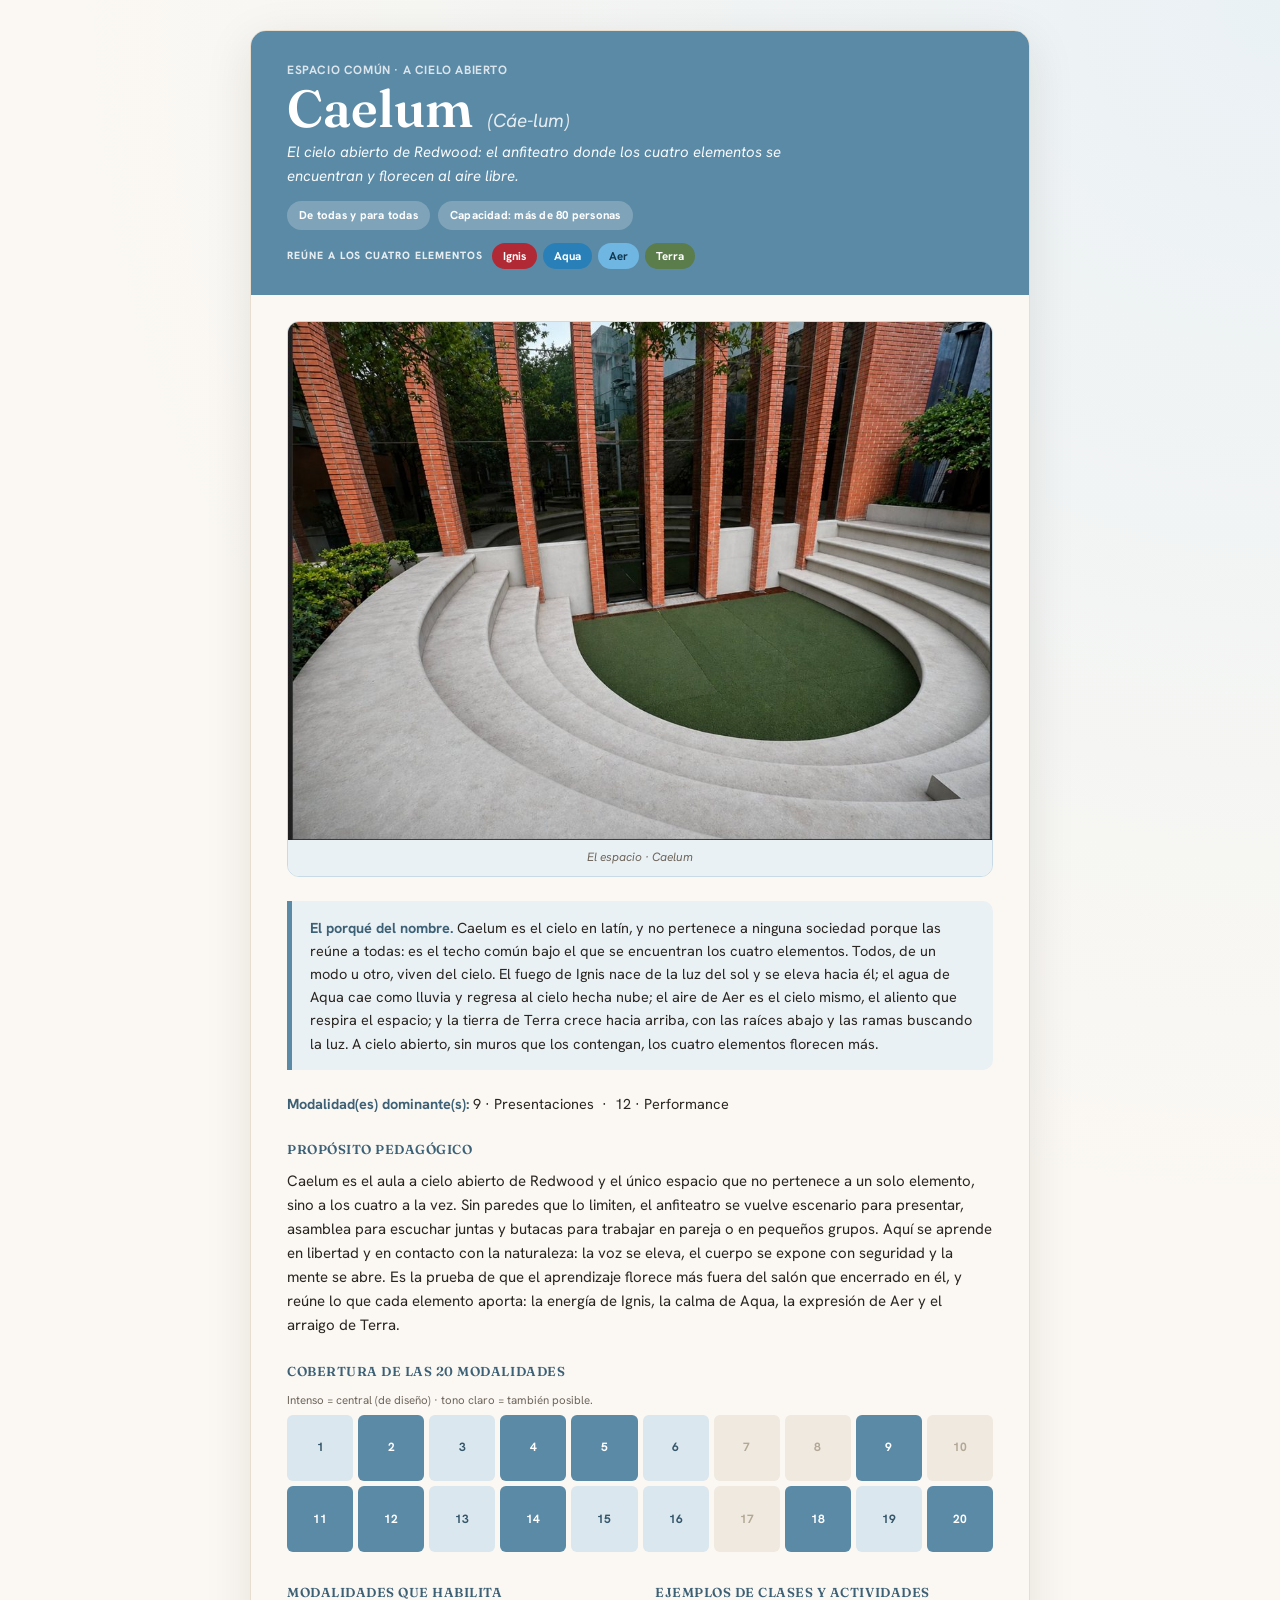
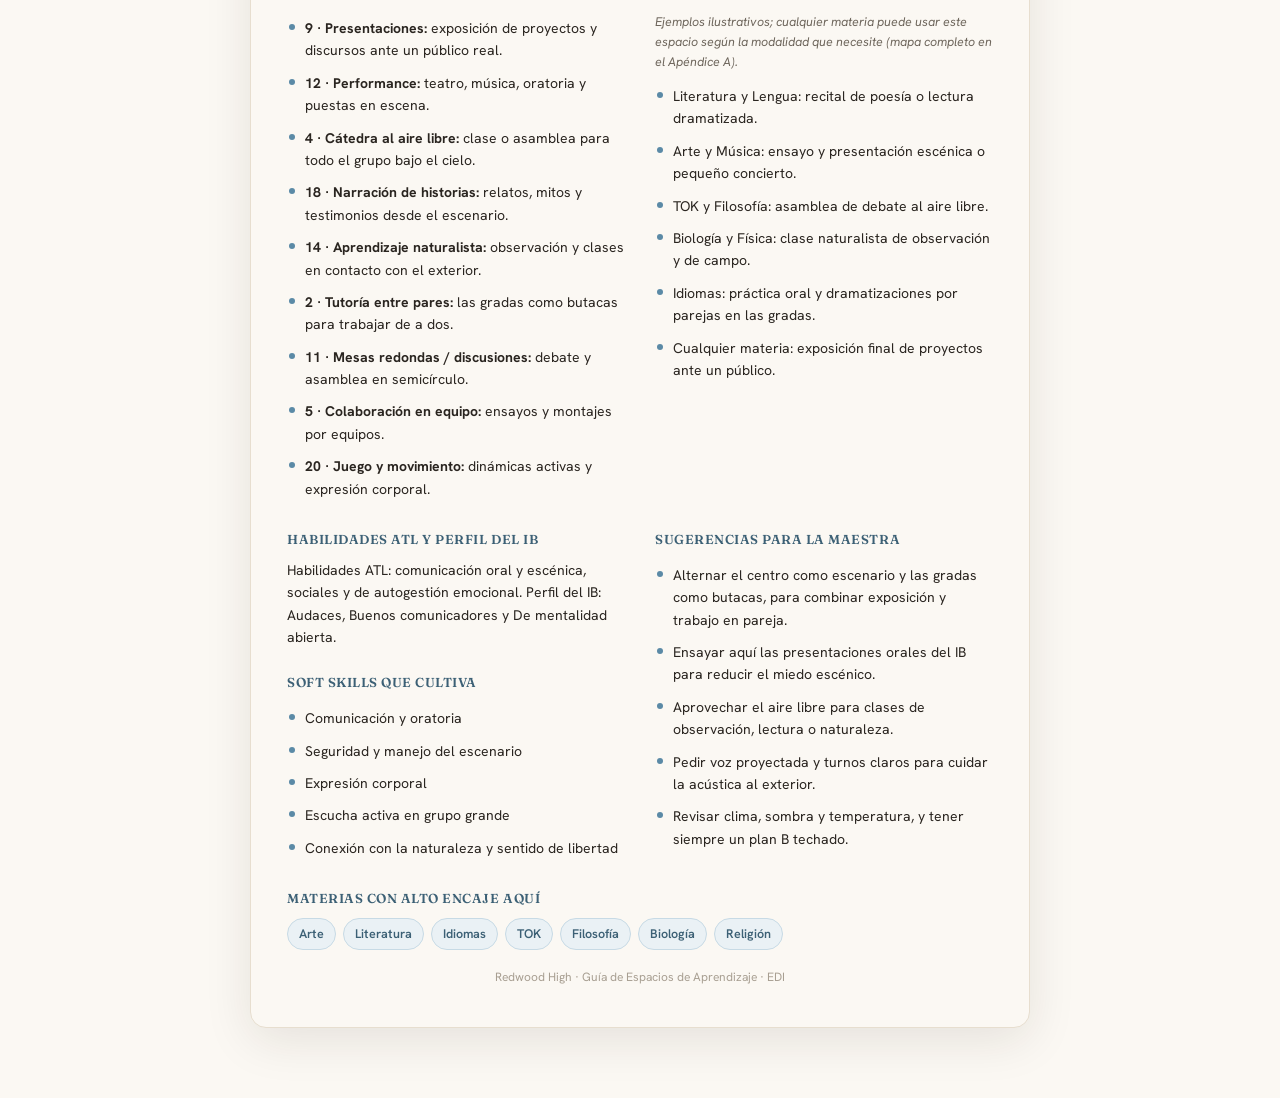
<file: Ficha_Caelum.html>
<!DOCTYPE html><html lang="es"><head><meta charset="UTF-8"><meta name="viewport" content="width=device-width,initial-scale=1">
<title>Ficha · Caelum</title>
<link rel="preconnect" href="https://fonts.googleapis.com"><link rel="preconnect" href="https://fonts.gstatic.com" crossorigin>
<link href="https://fonts.googleapis.com/css2?family=Fraunces:ital,opsz,wght@0,9..144,400;0,9..144,600;1,9..144,400&family=Hanken+Grotesk:wght@400;500;600;700;800&display=swap" rel="stylesheet">
<style>
:root{--c:#5B8AA6;--on:#fff;--ink:#3C6075;--soft:#EAF1F5;--bd:#C7DAE5;--chip:#DBE7EE;--chiptx:#34566A;
--paper:#FBF8F3;--ink0:#2A2520;--muted:#6E665C;--faint:#A89F92;--line:#E7DECF;--serif:"Fraunces",Georgia,serif;--sans:"Hanken Grotesk",system-ui,sans-serif;}
*{box-sizing:border-box}
body{margin:0;background:var(--paper);font-family:var(--sans);color:var(--ink0);line-height:1.6;
background-image:radial-gradient(circle at 100% 0%,#EAF1F5 0%,transparent 40%);padding:30px 16px 70px;-webkit-font-smoothing:antialiased}
.card{max-width:780px;margin:0 auto;background:var(--paper);border:1px solid var(--line);border-radius:16px;overflow:hidden;box-shadow:0 12px 48px rgba(40,30,20,.10)}
.head{background:var(--c);color:var(--on);padding:30px 36px 26px}
.head .n{font-size:12px;font-weight:700;opacity:.78;letter-spacing:.05em}
.head h1{font-family:var(--serif);font-weight:600;font-size:clamp(34px,6vw,52px);margin:2px 0 6px;display:flex;align-items:baseline;gap:14px;flex-wrap:wrap;line-height:1}
.head h1 .pron{font-size:19px;font-style:italic;font-weight:400;font-family:var(--sans);opacity:.85}
.head .fn{font-size:15px;font-style:italic;opacity:.95;max-width:62ch}
.pills{margin-top:13px;display:flex;flex-wrap:wrap;gap:8px}
.pill{font-size:11.5px;font-weight:700;letter-spacing:.02em;background:rgba(255,255,255,.22);padding:5px 12px;border-radius:20px}
.elems{margin-top:13px;display:flex;align-items:center;flex-wrap:wrap;gap:6px}
.el-lab{font-size:10.5px;text-transform:uppercase;letter-spacing:.09em;font-weight:800;opacity:.85;margin-right:4px}
.ec{font-size:11.5px;font-weight:700;padding:4px 11px;border-radius:20px}
.body{padding:26px 36px 40px}
figure.zone{margin:0 0 24px;border:1px solid var(--bd);border-radius:12px;overflow:hidden;background:#fff}
figure.zone img{width:100%;display:block}
figure.zone figcaption{font-size:12px;color:var(--muted);text-align:center;padding:8px;background:var(--soft);font-style:italic}
.why{background:var(--soft);border-left:5px solid var(--c);border-radius:0 10px 10px 0;padding:15px 18px;margin-bottom:22px;font-size:14.5px}
.why b{color:var(--ink)}
.dom{font-size:14.5px;margin-bottom:4px}.dom b{color:var(--ink)}
h3.h{font-family:var(--serif);font-weight:600;font-size:13px;letter-spacing:.04em;text-transform:uppercase;color:var(--ink);margin:24px 0 9px}
p.lead{margin:0;font-size:15px}
.stripleg{font-size:11.5px;color:var(--muted);margin:2px 0 6px}
.strip{display:grid;grid-template-columns:repeat(10,1fr);gap:5px;margin-bottom:6px}
.strip .c{aspect-ratio:1;border-radius:6px;display:flex;align-items:center;justify-content:center;font-size:12px;font-weight:700;background:#efe9df;color:#b3a896}
.strip .c.core{background:var(--c);color:var(--on)}
.strip .c.poss{background:var(--chip);color:var(--chiptx)}
.cols{display:grid;grid-template-columns:1fr 1fr;gap:10px 30px}
@media(max-width:620px){.cols{grid-template-columns:1fr}}
ul.list{margin:0;padding:0;list-style:none}
ul.list li{position:relative;padding:5px 0 5px 18px;font-size:14px}
ul.list li:before{content:"";position:absolute;left:2px;top:12px;width:6px;height:6px;border-radius:50%;background:var(--c)}
ul.list li b{color:var(--ink0)}
.note{font-size:12.5px;font-style:italic;color:var(--muted);margin:0 0 8px}
.subj{display:flex;flex-wrap:wrap;gap:7px;margin-top:4px}
.subj .s{font-size:12.5px;font-weight:600;padding:5px 11px;border-radius:20px;background:var(--soft);color:var(--ink);border:1px solid var(--bd)}
.foot{text-align:center;font-size:12px;color:var(--faint);margin-top:18px}
</style></head><body>
<div class="card">
  <div class="head">
    <div class="n">ESPACIO COMÚN · A CIELO ABIERTO</div>
    <h1>Caelum <span class="pron">(Cáe-lum)</span></h1>
    <div class="fn">El cielo abierto de Redwood: el anfiteatro donde los cuatro elementos se encuentran y florecen al aire libre.</div>
    <div class="pills"><span class="pill">De todas y para todas</span><span class="pill">Capacidad: más de 80 personas</span></div>
    <div class="elems"><span class="el-lab">Reúne a los cuatro elementos</span><span class="ec" style="background:#B02934;color:#fff">Ignis</span><span class="ec" style="background:#2980B9;color:#fff">Aqua</span><span class="ec" style="background:#6FB7E2;color:#12384F">Aer</span><span class="ec" style="background:#5B7C4B;color:#fff">Terra</span></div>
  </div>
  <div class="body">
    <figure class="zone"><img src="[data-uri]" alt="Anfiteatro a cielo abierto de Redwood"><figcaption>El espacio · Caelum</figcaption></figure>
    <div class="why"><b>El porqué del nombre. </b>Caelum es el cielo en latín, y no pertenece a ninguna sociedad porque las reúne a todas: es el techo común bajo el que se encuentran los cuatro elementos. Todos, de un modo u otro, viven del cielo. El fuego de Ignis nace de la luz del sol y se eleva hacia él; el agua de Aqua cae como lluvia y regresa al cielo hecha nube; el aire de Aer es el cielo mismo, el aliento que respira el espacio; y la tierra de Terra crece hacia arriba, con las raíces abajo y las ramas buscando la luz. A cielo abierto, sin muros que los contengan, los cuatro elementos florecen más.</div>
    <div class="dom"><b>Modalidad(es) dominante(s): </b>9 · Presentaciones &nbsp;·&nbsp; 12 · Performance</div>
    <h3 class="h">Propósito pedagógico</h3>
    <p class="lead">Caelum es el aula a cielo abierto de Redwood y el único espacio que no pertenece a un solo elemento, sino a los cuatro a la vez. Sin paredes que lo limiten, el anfiteatro se vuelve escenario para presentar, asamblea para escuchar juntas y butacas para trabajar en pareja o en pequeños grupos. Aquí se aprende en libertad y en contacto con la naturaleza: la voz se eleva, el cuerpo se expone con seguridad y la mente se abre. Es la prueba de que el aprendizaje florece más fuera del salón que encerrado en él, y reúne lo que cada elemento aporta: la energía de Ignis, la calma de Aqua, la expresión de Aer y el arraigo de Terra.</p>
    <h3 class="h">Cobertura de las 20 modalidades</h3>
    <div class="stripleg">Intenso = central (de diseño) · tono claro = también posible.</div>
    <div class="strip"><div class="c poss">1</div><div class="c core">2</div><div class="c poss">3</div><div class="c core">4</div><div class="c core">5</div><div class="c poss">6</div><div class="c ">7</div><div class="c ">8</div><div class="c core">9</div><div class="c ">10</div><div class="c core">11</div><div class="c core">12</div><div class="c poss">13</div><div class="c core">14</div><div class="c poss">15</div><div class="c poss">16</div><div class="c ">17</div><div class="c core">18</div><div class="c poss">19</div><div class="c core">20</div></div>
    <div class="cols">
      <div><h3 class="h">Modalidades que habilita</h3><ul class="list"><li><b>9 · Presentaciones: </b>exposición de proyectos y discursos ante un público real.</li><li><b>12 · Performance: </b>teatro, música, oratoria y puestas en escena.</li><li><b>4 · Cátedra al aire libre: </b>clase o asamblea para todo el grupo bajo el cielo.</li><li><b>18 · Narración de historias: </b>relatos, mitos y testimonios desde el escenario.</li><li><b>14 · Aprendizaje naturalista: </b>observación y clases en contacto con el exterior.</li><li><b>2 · Tutoría entre pares: </b>las gradas como butacas para trabajar de a dos.</li><li><b>11 · Mesas redondas / discusiones: </b>debate y asamblea en semicírculo.</li><li><b>5 · Colaboración en equipo: </b>ensayos y montajes por equipos.</li><li><b>20 · Juego y movimiento: </b>dinámicas activas y expresión corporal.</li></ul></div>
      <div><h3 class="h">Ejemplos de clases y actividades</h3><p class="note">Ejemplos ilustrativos; cualquier materia puede usar este espacio según la modalidad que necesite (mapa completo en el Apéndice A).</p><ul class="list"><li>Literatura y Lengua: recital de poesía o lectura dramatizada.</li><li>Arte y Música: ensayo y presentación escénica o pequeño concierto.</li><li>TOK y Filosofía: asamblea de debate al aire libre.</li><li>Biología y Física: clase naturalista de observación y de campo.</li><li>Idiomas: práctica oral y dramatizaciones por parejas en las gradas.</li><li>Cualquier materia: exposición final de proyectos ante un público.</li></ul></div>
    </div>
    <div class="cols">
      <div><h3 class="h">Habilidades ATL y Perfil del IB</h3><p class="lead" style="font-size:14px">Habilidades ATL: comunicación oral y escénica, sociales y de autogestión emocional. Perfil del IB: Audaces, Buenos comunicadores y De mentalidad abierta.</p><h3 class="h">Soft skills que cultiva</h3><ul class="list"><li>Comunicación y oratoria</li><li>Seguridad y manejo del escenario</li><li>Expresión corporal</li><li>Escucha activa en grupo grande</li><li>Conexión con la naturaleza y sentido de libertad</li></ul></div>
      <div><h3 class="h">Sugerencias para la maestra</h3><ul class="list"><li>Alternar el centro como escenario y las gradas como butacas, para combinar exposición y trabajo en pareja.</li><li>Ensayar aquí las presentaciones orales del IB para reducir el miedo escénico.</li><li>Aprovechar el aire libre para clases de observación, lectura o naturaleza.</li><li>Pedir voz proyectada y turnos claros para cuidar la acústica al exterior.</li><li>Revisar clima, sombra y temperatura, y tener siempre un plan B techado.</li></ul></div>
    </div>
    <h3 class="h">Materias con alto encaje aquí</h3>
    <div class="subj"><span class="s">Arte</span><span class="s">Literatura</span><span class="s">Idiomas</span><span class="s">TOK</span><span class="s">Filosofía</span><span class="s">Biología</span><span class="s">Religión</span></div>
    <div class="foot">Redwood High · Guía de Espacios de Aprendizaje · EDI</div>
  </div>
</div>
</body></html>
</file>
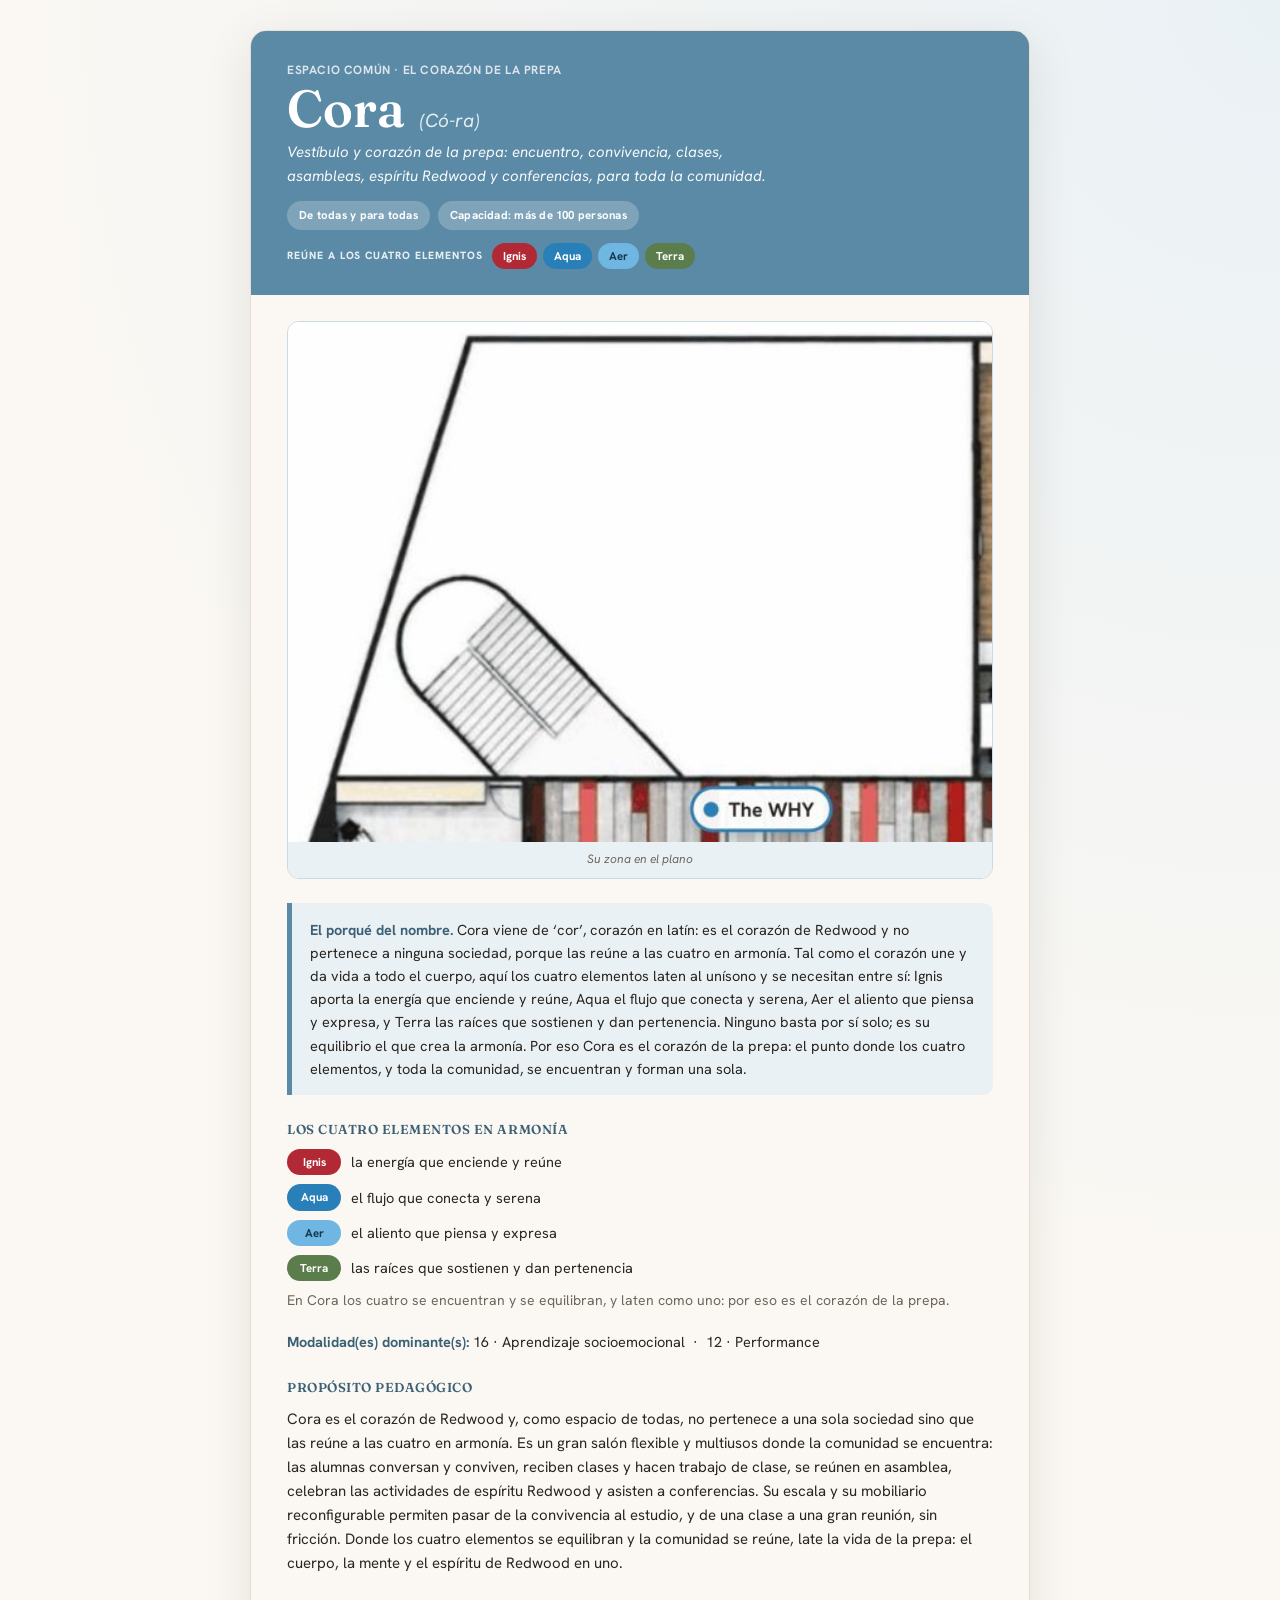
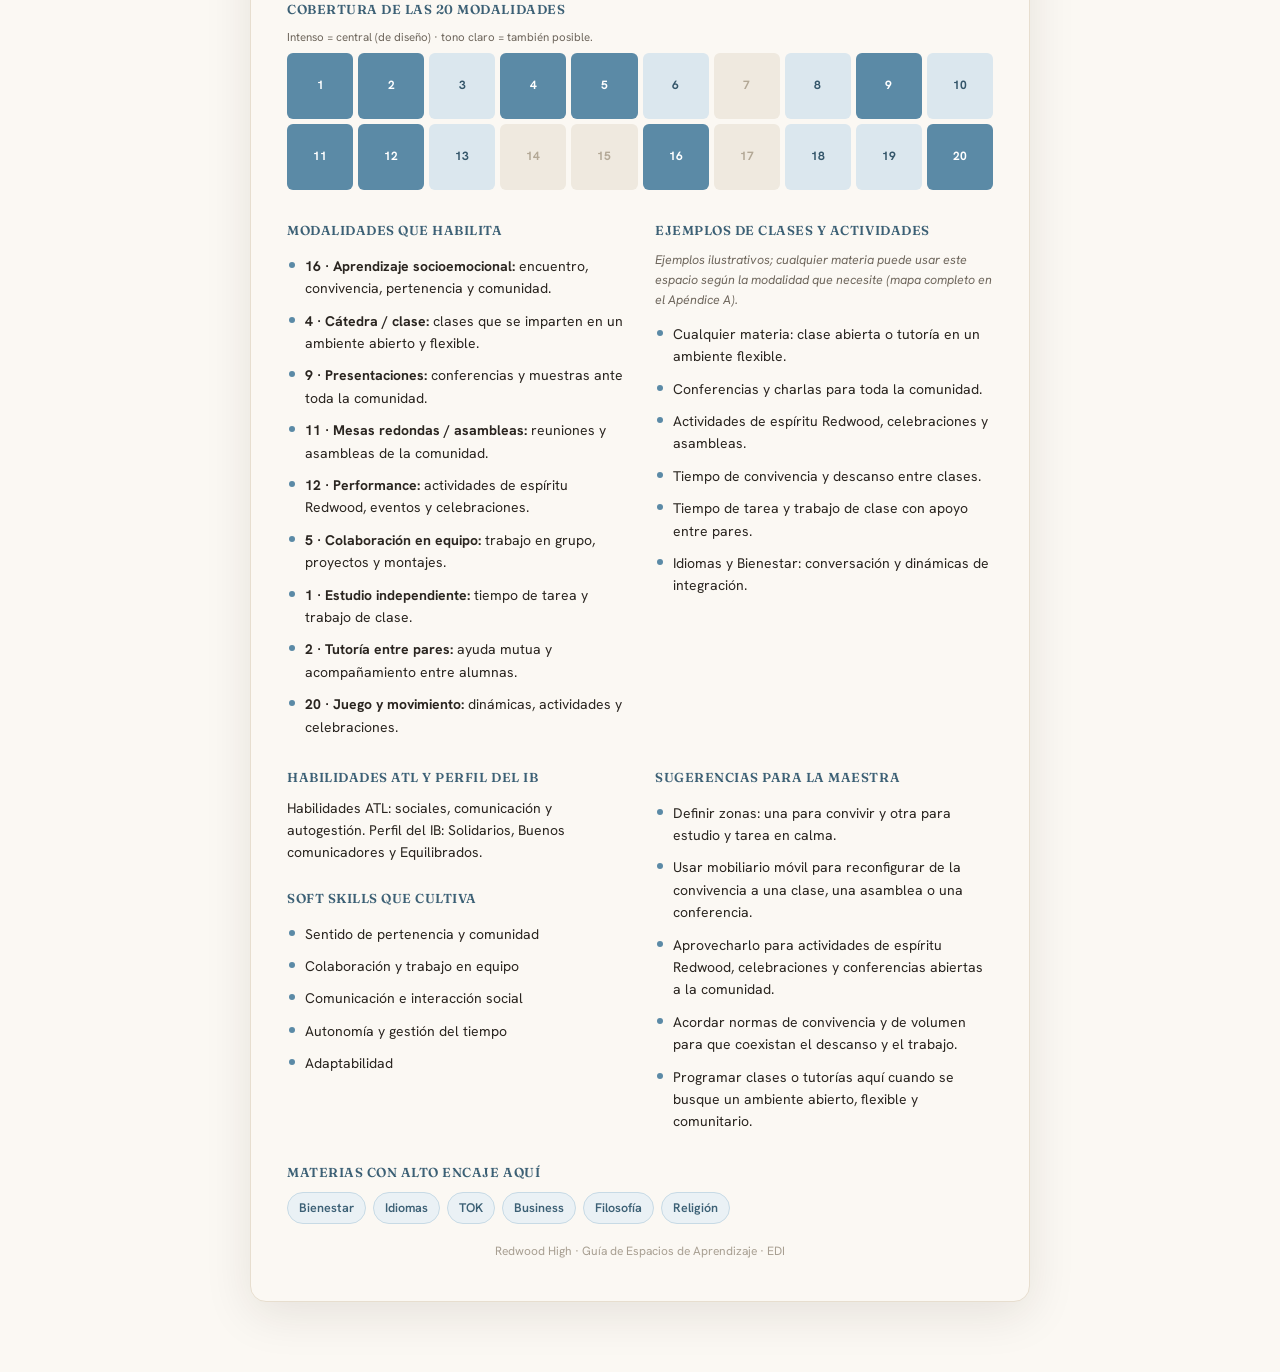
<file: Ficha_Cora.html>
<!DOCTYPE html><html lang="es"><head><meta charset="UTF-8"><meta name="viewport" content="width=device-width,initial-scale=1">
<title>Ficha · Cora</title>
<link rel="preconnect" href="https://fonts.googleapis.com"><link rel="preconnect" href="https://fonts.gstatic.com" crossorigin>
<link href="https://fonts.googleapis.com/css2?family=Fraunces:ital,opsz,wght@0,9..144,400;0,9..144,600;1,9..144,400&family=Hanken+Grotesk:wght@400;500;600;700;800&display=swap" rel="stylesheet">
<style>
:root{--c:#5B8AA6;--on:#fff;--ink:#3C6075;--soft:#EAF1F5;--bd:#C7DAE5;--chip:#DBE7EE;--chiptx:#34566A;
--paper:#FBF8F3;--ink0:#2A2520;--muted:#6E665C;--faint:#A89F92;--line:#E7DECF;--serif:"Fraunces",Georgia,serif;--sans:"Hanken Grotesk",system-ui,sans-serif;}
*{box-sizing:border-box}
body{margin:0;background:var(--paper);font-family:var(--sans);color:var(--ink0);line-height:1.6;
background-image:radial-gradient(circle at 100% 0%,#EAF1F5 0%,transparent 40%);padding:30px 16px 70px;-webkit-font-smoothing:antialiased}
.card{max-width:780px;margin:0 auto;background:var(--paper);border:1px solid var(--line);border-radius:16px;overflow:hidden;box-shadow:0 12px 48px rgba(40,30,20,.10)}
.head{background:var(--c);color:var(--on);padding:30px 36px 26px}
.head .n{font-size:12px;font-weight:700;opacity:.78;letter-spacing:.05em}
.head h1{font-family:var(--serif);font-weight:600;font-size:clamp(34px,6vw,52px);margin:2px 0 6px;display:flex;align-items:baseline;gap:14px;flex-wrap:wrap;line-height:1}
.head h1 .pron{font-size:19px;font-style:italic;font-weight:400;font-family:var(--sans);opacity:.85}
.head .fn{font-size:15px;font-style:italic;opacity:.95;max-width:62ch}
.pills{margin-top:13px;display:flex;flex-wrap:wrap;gap:8px}
.pill{font-size:11.5px;font-weight:700;letter-spacing:.02em;background:rgba(255,255,255,.22);padding:5px 12px;border-radius:20px}
.elems{margin-top:13px;display:flex;align-items:center;flex-wrap:wrap;gap:6px}
.el-lab{font-size:10.5px;text-transform:uppercase;letter-spacing:.09em;font-weight:800;opacity:.85;margin-right:4px}
.ec{font-size:11.5px;font-weight:700;padding:4px 11px;border-radius:20px}
.body{padding:26px 36px 40px}
figure.zone{margin:0 0 24px;border:1px solid var(--bd);border-radius:12px;overflow:hidden;background:#fff}
figure.zone img{width:100%;display:block}
figure.zone figcaption{font-size:12px;color:var(--muted);text-align:center;padding:8px;background:var(--soft);font-style:italic}
.why{background:var(--soft);border-left:5px solid var(--c);border-radius:0 10px 10px 0;padding:15px 18px;margin-bottom:22px;font-size:14.5px}
.why b{color:var(--ink)}
.dom{font-size:14.5px;margin-bottom:4px}.dom b{color:var(--ink)}
h3.h{font-family:var(--serif);font-weight:600;font-size:13px;letter-spacing:.04em;text-transform:uppercase;color:var(--ink);margin:24px 0 9px}
p.lead{margin:0;font-size:15px}
.stripleg{font-size:11.5px;color:var(--muted);margin:2px 0 6px}
.strip{display:grid;grid-template-columns:repeat(10,1fr);gap:5px;margin-bottom:6px}
.strip .c{aspect-ratio:1;border-radius:6px;display:flex;align-items:center;justify-content:center;font-size:12px;font-weight:700;background:#efe9df;color:#b3a896}
.strip .c.core{background:var(--c);color:var(--on)}
.strip .c.poss{background:var(--chip);color:var(--chiptx)}
.cols{display:grid;grid-template-columns:1fr 1fr;gap:10px 30px}
@media(max-width:620px){.cols{grid-template-columns:1fr}}
ul.list{margin:0;padding:0;list-style:none}
ul.list li{position:relative;padding:5px 0 5px 18px;font-size:14px}
ul.list li:before{content:"";position:absolute;left:2px;top:12px;width:6px;height:6px;border-radius:50%;background:var(--c)}
ul.list li b{color:var(--ink0)}
.note{font-size:12.5px;font-style:italic;color:var(--muted);margin:0 0 8px}
.subj{display:flex;flex-wrap:wrap;gap:7px;margin-top:4px}
.subj .s{font-size:12.5px;font-weight:600;padding:5px 11px;border-radius:20px;background:var(--soft);color:var(--ink);border:1px solid var(--bd)}
.foot{text-align:center;font-size:12px;color:var(--faint);margin-top:18px}
</style></head><body>
<div class="card">
  <div class="head">
    <div class="n">ESPACIO COMÚN · EL CORAZÓN DE LA PREPA</div>
    <h1>Cora <span class="pron">(Có-ra)</span></h1>
    <div class="fn">Vestíbulo y corazón de la prepa: encuentro, convivencia, clases, asambleas, espíritu Redwood y conferencias, para toda la comunidad.</div>
    <div class="pills"><span class="pill">De todas y para todas</span><span class="pill cap">Capacidad: más de 100 personas</span></div>
    <div class="elems"><span class="el-lab">Reúne a los cuatro elementos</span><span class="ec" style="background:#B02934;color:#fff">Ignis</span><span class="ec" style="background:#2980B9;color:#fff">Aqua</span><span class="ec" style="background:#6FB7E2;color:#12384F">Aer</span><span class="ec" style="background:#5B7C4B;color:#fff">Terra</span></div>
  </div>
  <div class="body">
    <figure class="zone"><img src="[data-uri]" alt="Zona de Cora en el plano"><figcaption>Su zona en el plano</figcaption></figure>
    <div class="why"><b>El porqué del nombre. </b>Cora viene de ‘cor’, corazón en latín: es el corazón de Redwood y no pertenece a ninguna sociedad, porque las reúne a las cuatro en armonía. Tal como el corazón une y da vida a todo el cuerpo, aquí los cuatro elementos laten al unísono y se necesitan entre sí: Ignis aporta la energía que enciende y reúne, Aqua el flujo que conecta y serena, Aer el aliento que piensa y expresa, y Terra las raíces que sostienen y dan pertenencia. Ninguno basta por sí solo; es su equilibrio el que crea la armonía. Por eso Cora es el corazón de la prepa: el punto donde los cuatro elementos, y toda la comunidad, se encuentran y forman una sola.</div>
    <h3 class="h">Los cuatro elementos en armonía</h3>
    <div style="display:flex;flex-direction:column;gap:9px;margin:2px 0 8px"><div style="display:flex;align-items:center;gap:10px;font-size:14.5px"><span class="ec" style="background:#B02934;color:#fff;min-width:54px;text-align:center">Ignis</span><span>la energía que enciende y reúne</span></div><div style="display:flex;align-items:center;gap:10px;font-size:14.5px"><span class="ec" style="background:#2980B9;color:#fff;min-width:54px;text-align:center">Aqua</span><span>el flujo que conecta y serena</span></div><div style="display:flex;align-items:center;gap:10px;font-size:14.5px"><span class="ec" style="background:#6FB7E2;color:#12384F;min-width:54px;text-align:center">Aer</span><span>el aliento que piensa y expresa</span></div><div style="display:flex;align-items:center;gap:10px;font-size:14.5px"><span class="ec" style="background:#5B7C4B;color:#fff;min-width:54px;text-align:center">Terra</span><span>las raíces que sostienen y dan pertenencia</span></div></div>
    <p class="lead" style="font-size:14px;color:var(--muted)">En Cora los cuatro se encuentran y se equilibran, y laten como uno: por eso es el corazón de la prepa.</p>
    <div class="dom" style="margin-top:18px"><b>Modalidad(es) dominante(s): </b>16 · Aprendizaje socioemocional &nbsp;·&nbsp; 12 · Performance</div>
    <h3 class="h">Propósito pedagógico</h3>
    <p class="lead">Cora es el corazón de Redwood y, como espacio de todas, no pertenece a una sola sociedad sino que las reúne a las cuatro en armonía. Es un gran salón flexible y multiusos donde la comunidad se encuentra: las alumnas conversan y conviven, reciben clases y hacen trabajo de clase, se reúnen en asamblea, celebran las actividades de espíritu Redwood y asisten a conferencias. Su escala y su mobiliario reconfigurable permiten pasar de la convivencia al estudio, y de una clase a una gran reunión, sin fricción. Donde los cuatro elementos se equilibran y la comunidad se reúne, late la vida de la prepa: el cuerpo, la mente y el espíritu de Redwood en uno.</p>
    <h3 class="h">Cobertura de las 20 modalidades</h3>
    <div class="stripleg">Intenso = central (de diseño) · tono claro = también posible.</div>
    <div class="strip"><div class="c core">1</div><div class="c core">2</div><div class="c poss">3</div><div class="c core">4</div><div class="c core">5</div><div class="c poss">6</div><div class="c ">7</div><div class="c poss">8</div><div class="c core">9</div><div class="c poss">10</div><div class="c core">11</div><div class="c core">12</div><div class="c poss">13</div><div class="c ">14</div><div class="c ">15</div><div class="c core">16</div><div class="c ">17</div><div class="c poss">18</div><div class="c poss">19</div><div class="c core">20</div></div>
    <div class="cols">
      <div><h3 class="h">Modalidades que habilita</h3><ul class="list"><li><b>16 · Aprendizaje socioemocional: </b>encuentro, convivencia, pertenencia y comunidad.</li><li><b>4 · Cátedra / clase: </b>clases que se imparten en un ambiente abierto y flexible.</li><li><b>9 · Presentaciones: </b>conferencias y muestras ante toda la comunidad.</li><li><b>11 · Mesas redondas / asambleas: </b>reuniones y asambleas de la comunidad.</li><li><b>12 · Performance: </b>actividades de espíritu Redwood, eventos y celebraciones.</li><li><b>5 · Colaboración en equipo: </b>trabajo en grupo, proyectos y montajes.</li><li><b>1 · Estudio independiente: </b>tiempo de tarea y trabajo de clase.</li><li><b>2 · Tutoría entre pares: </b>ayuda mutua y acompañamiento entre alumnas.</li><li><b>20 · Juego y movimiento: </b>dinámicas, actividades y celebraciones.</li></ul></div>
      <div><h3 class="h">Ejemplos de clases y actividades</h3><p class="note">Ejemplos ilustrativos; cualquier materia puede usar este espacio según la modalidad que necesite (mapa completo en el Apéndice A).</p><ul class="list"><li>Cualquier materia: clase abierta o tutoría en un ambiente flexible.</li><li>Conferencias y charlas para toda la comunidad.</li><li>Actividades de espíritu Redwood, celebraciones y asambleas.</li><li>Tiempo de convivencia y descanso entre clases.</li><li>Tiempo de tarea y trabajo de clase con apoyo entre pares.</li><li>Idiomas y Bienestar: conversación y dinámicas de integración.</li></ul></div>
    </div>
    <div class="cols">
      <div><h3 class="h">Habilidades ATL y Perfil del IB</h3><p class="lead" style="font-size:14px">Habilidades ATL: sociales, comunicación y autogestión. Perfil del IB: Solidarios, Buenos comunicadores y Equilibrados.</p><h3 class="h">Soft skills que cultiva</h3><ul class="list"><li>Sentido de pertenencia y comunidad</li><li>Colaboración y trabajo en equipo</li><li>Comunicación e interacción social</li><li>Autonomía y gestión del tiempo</li><li>Adaptabilidad</li></ul></div>
      <div><h3 class="h">Sugerencias para la maestra</h3><ul class="list"><li>Definir zonas: una para convivir y otra para estudio y tarea en calma.</li><li>Usar mobiliario móvil para reconfigurar de la convivencia a una clase, una asamblea o una conferencia.</li><li>Aprovecharlo para actividades de espíritu Redwood, celebraciones y conferencias abiertas a la comunidad.</li><li>Acordar normas de convivencia y de volumen para que coexistan el descanso y el trabajo.</li><li>Programar clases o tutorías aquí cuando se busque un ambiente abierto, flexible y comunitario.</li></ul></div>
    </div>
    <h3 class="h">Materias con alto encaje aquí</h3>
    <div class="subj"><span class="s">Bienestar</span><span class="s">Idiomas</span><span class="s">TOK</span><span class="s">Business</span><span class="s">Filosofía</span><span class="s">Religión</span></div>
    <div class="foot">Redwood High · Guía de Espacios de Aprendizaje · EDI</div>
  </div>
</div>
</body></html>
</file>
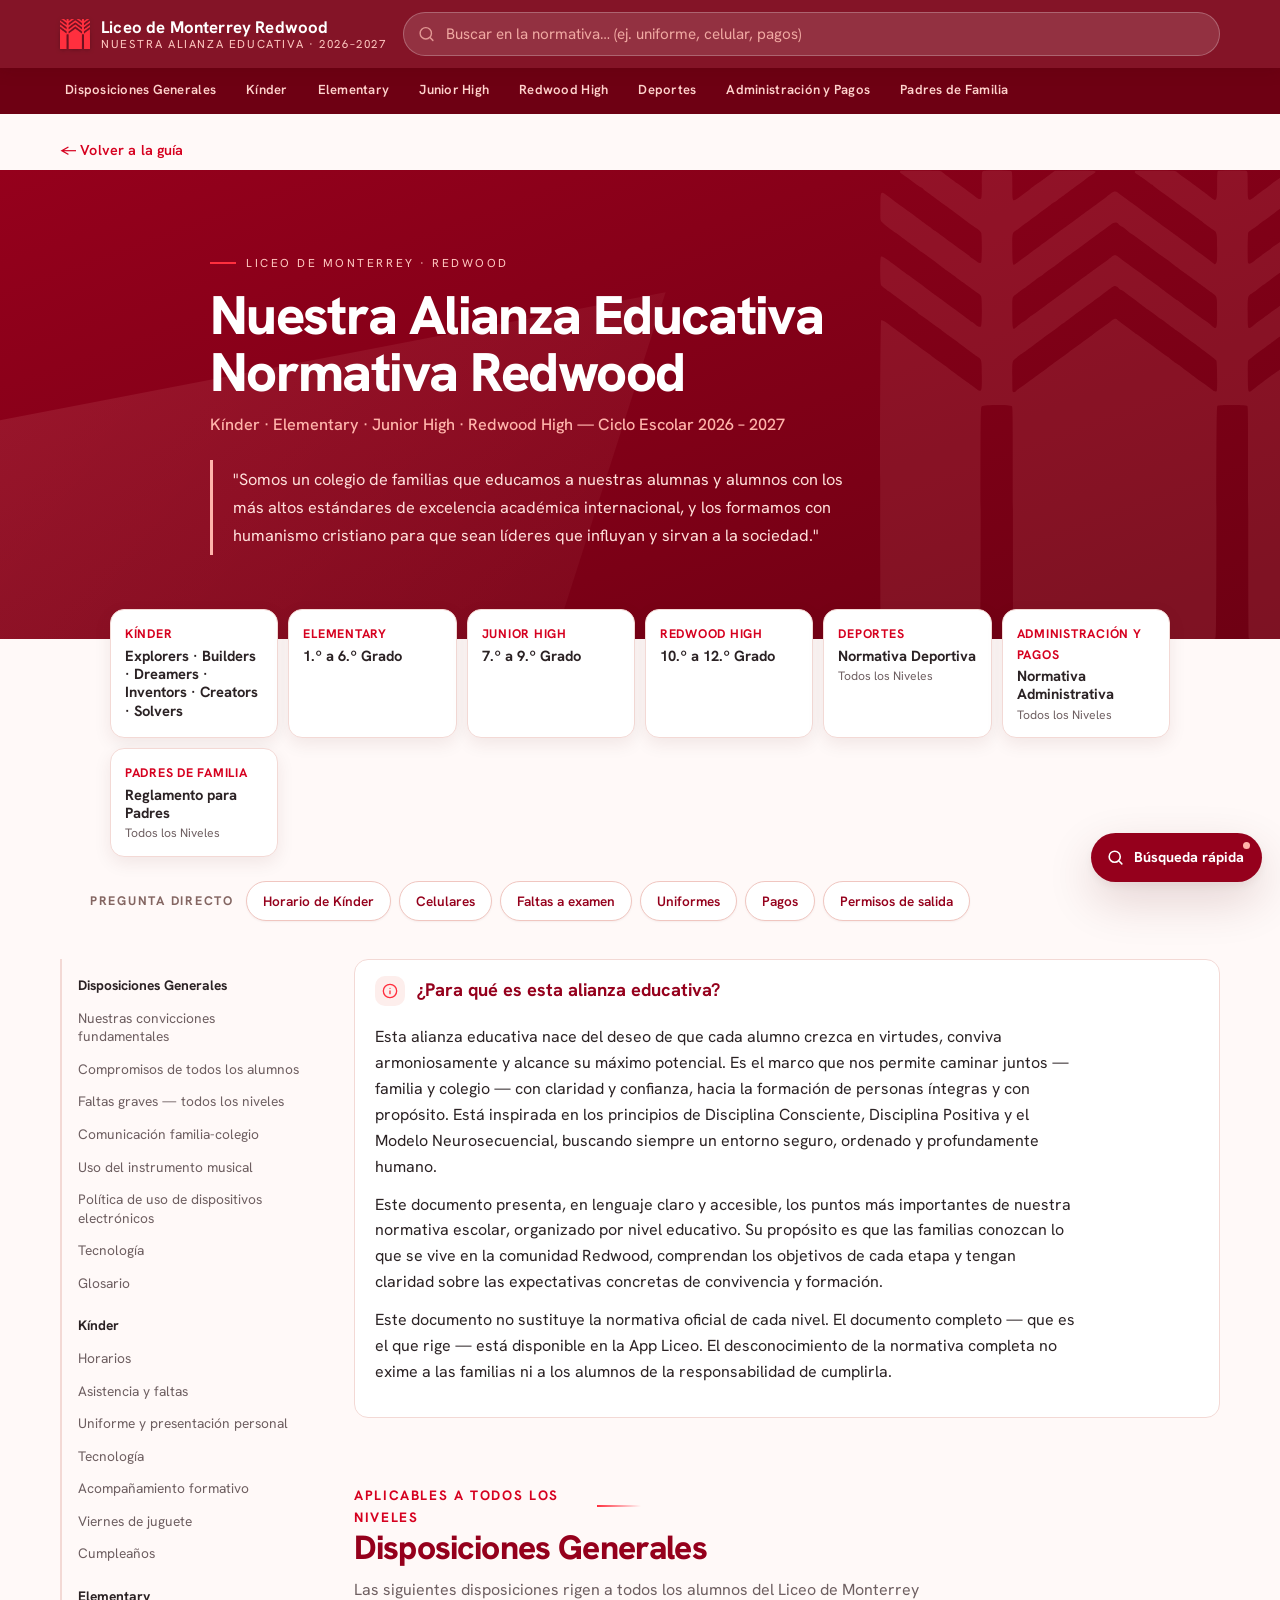
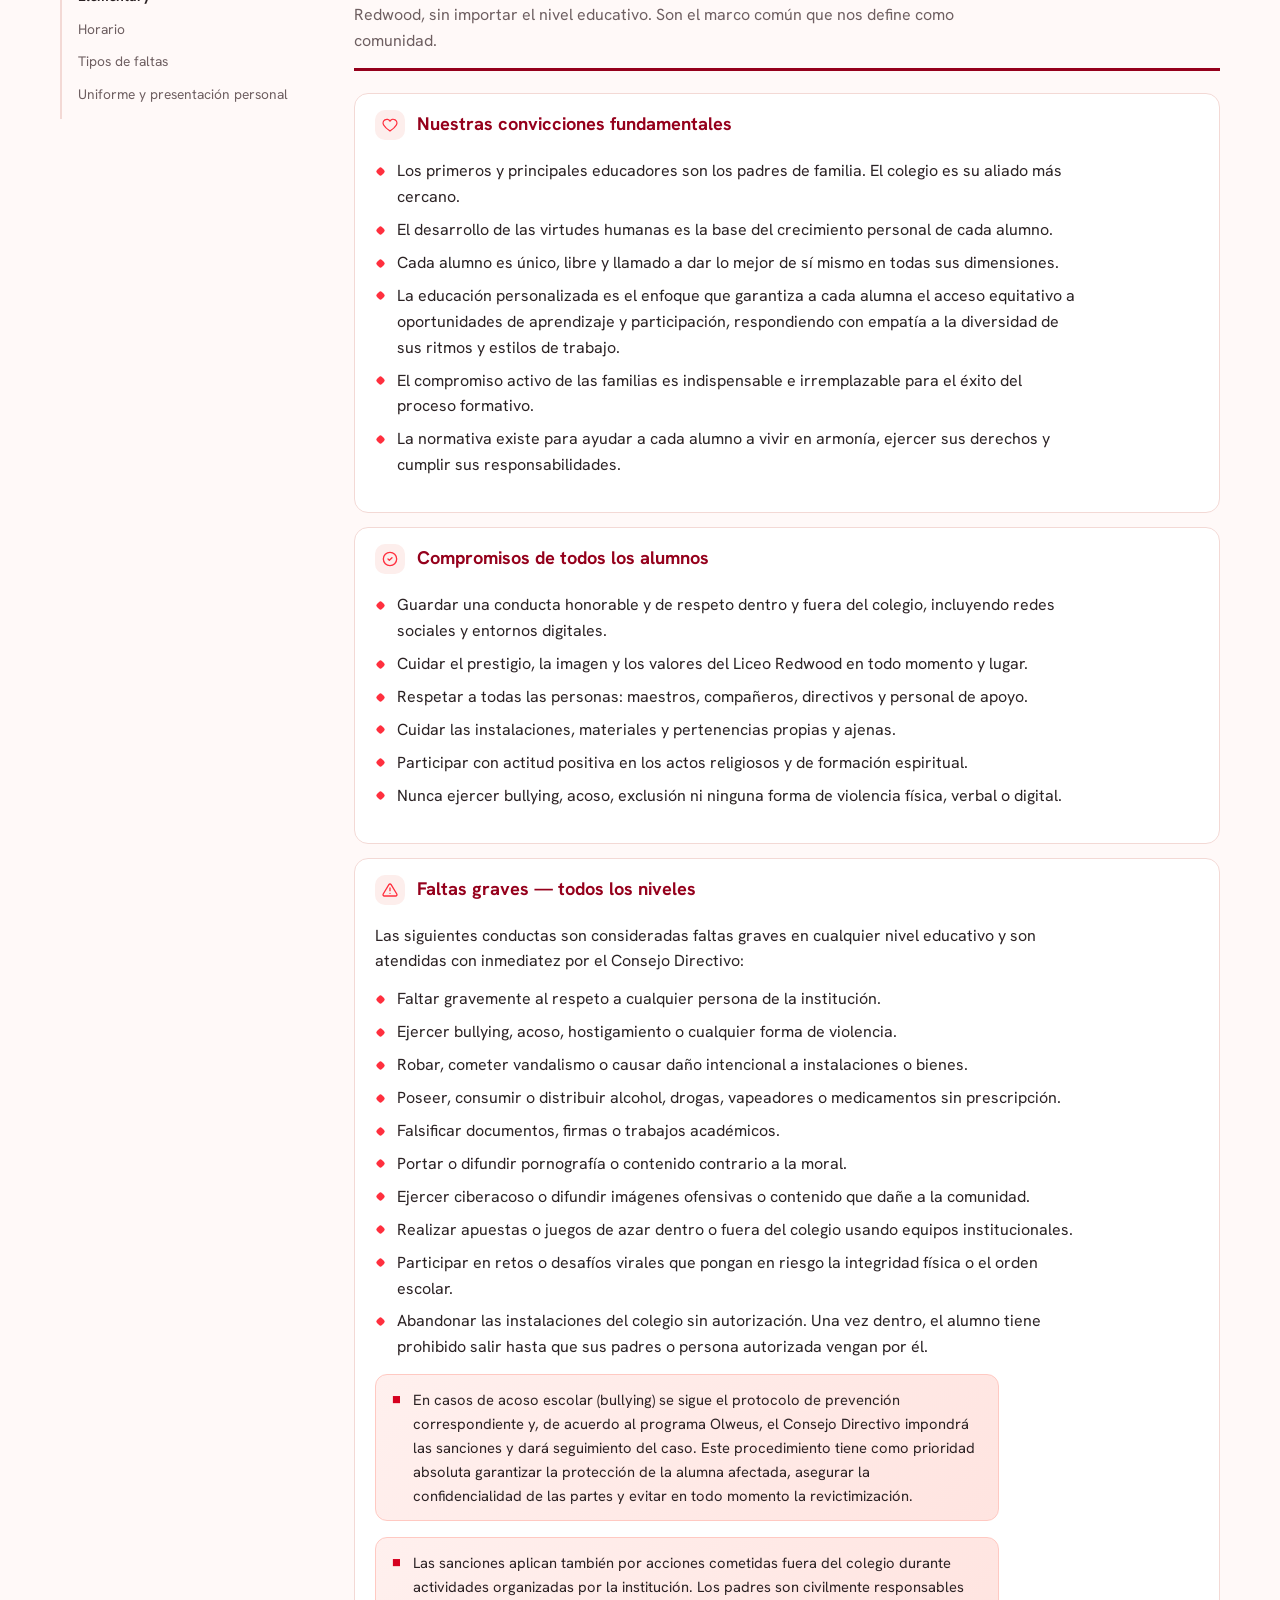
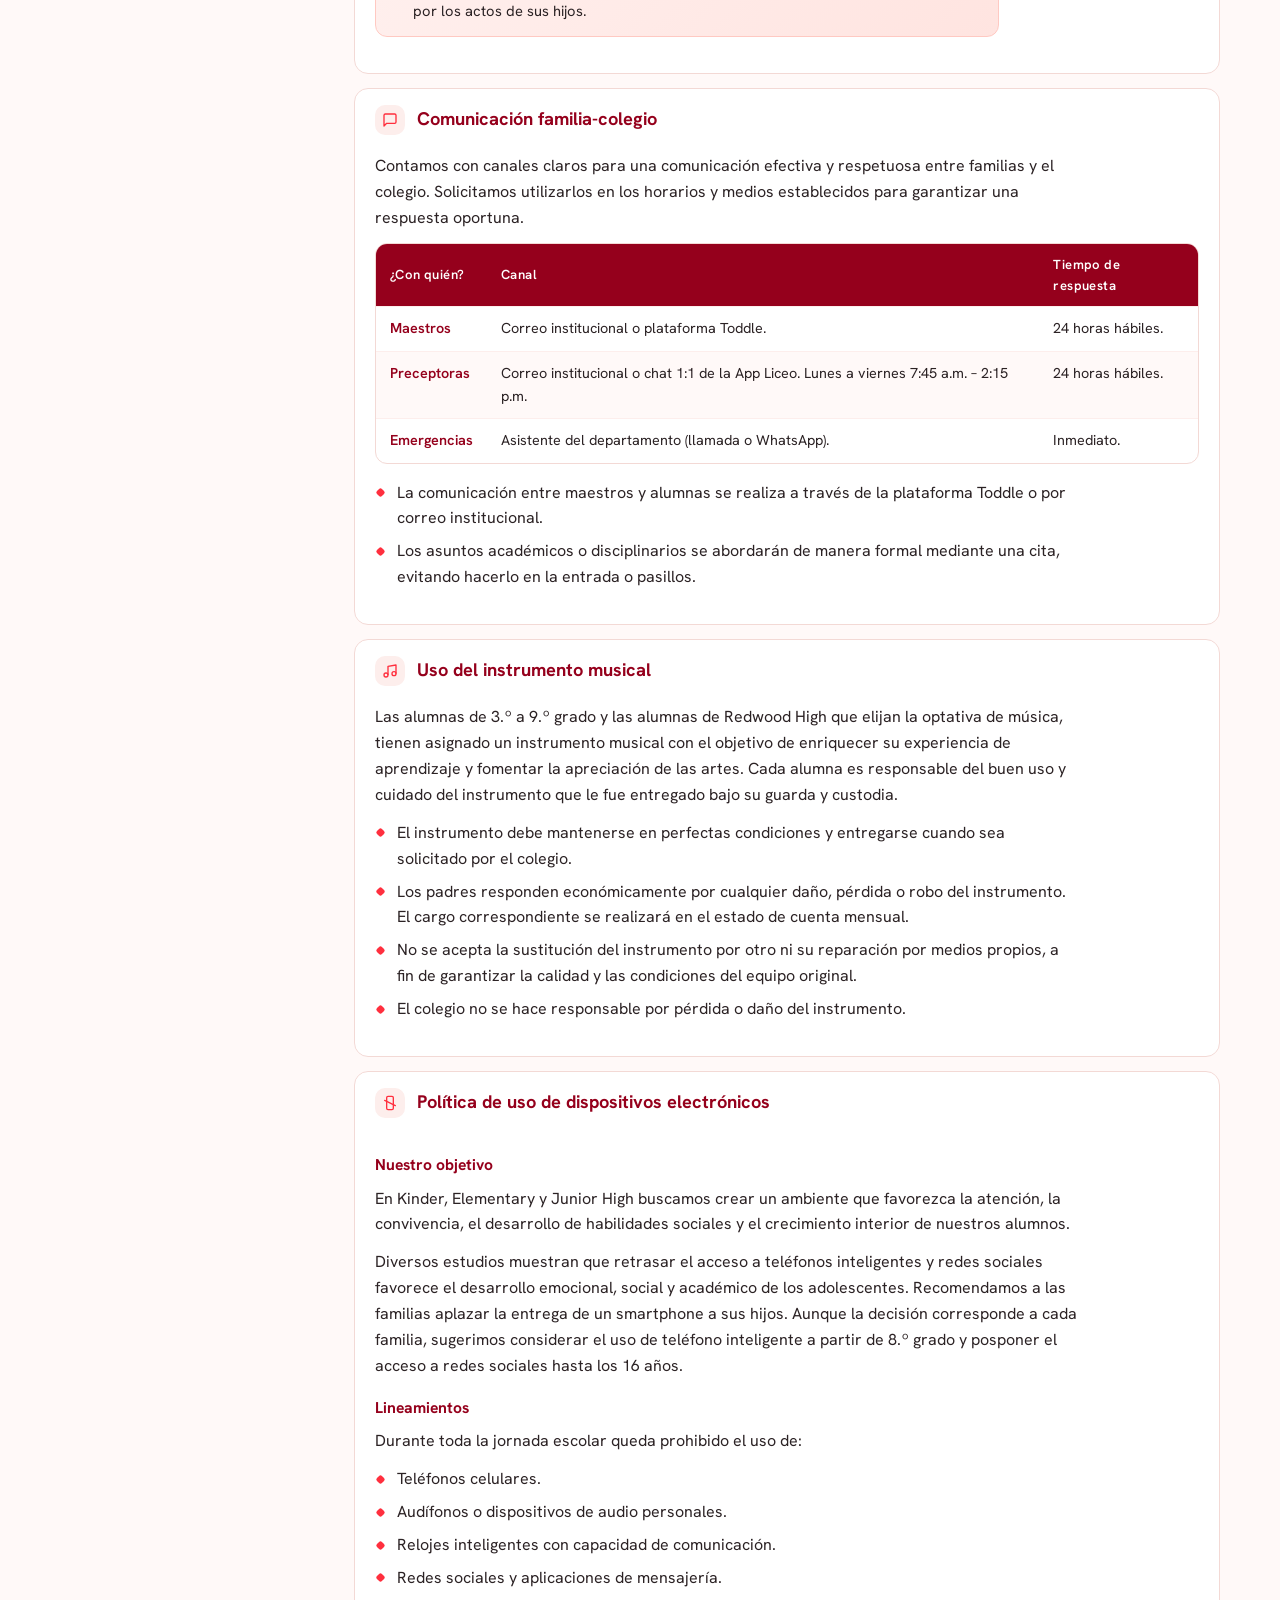
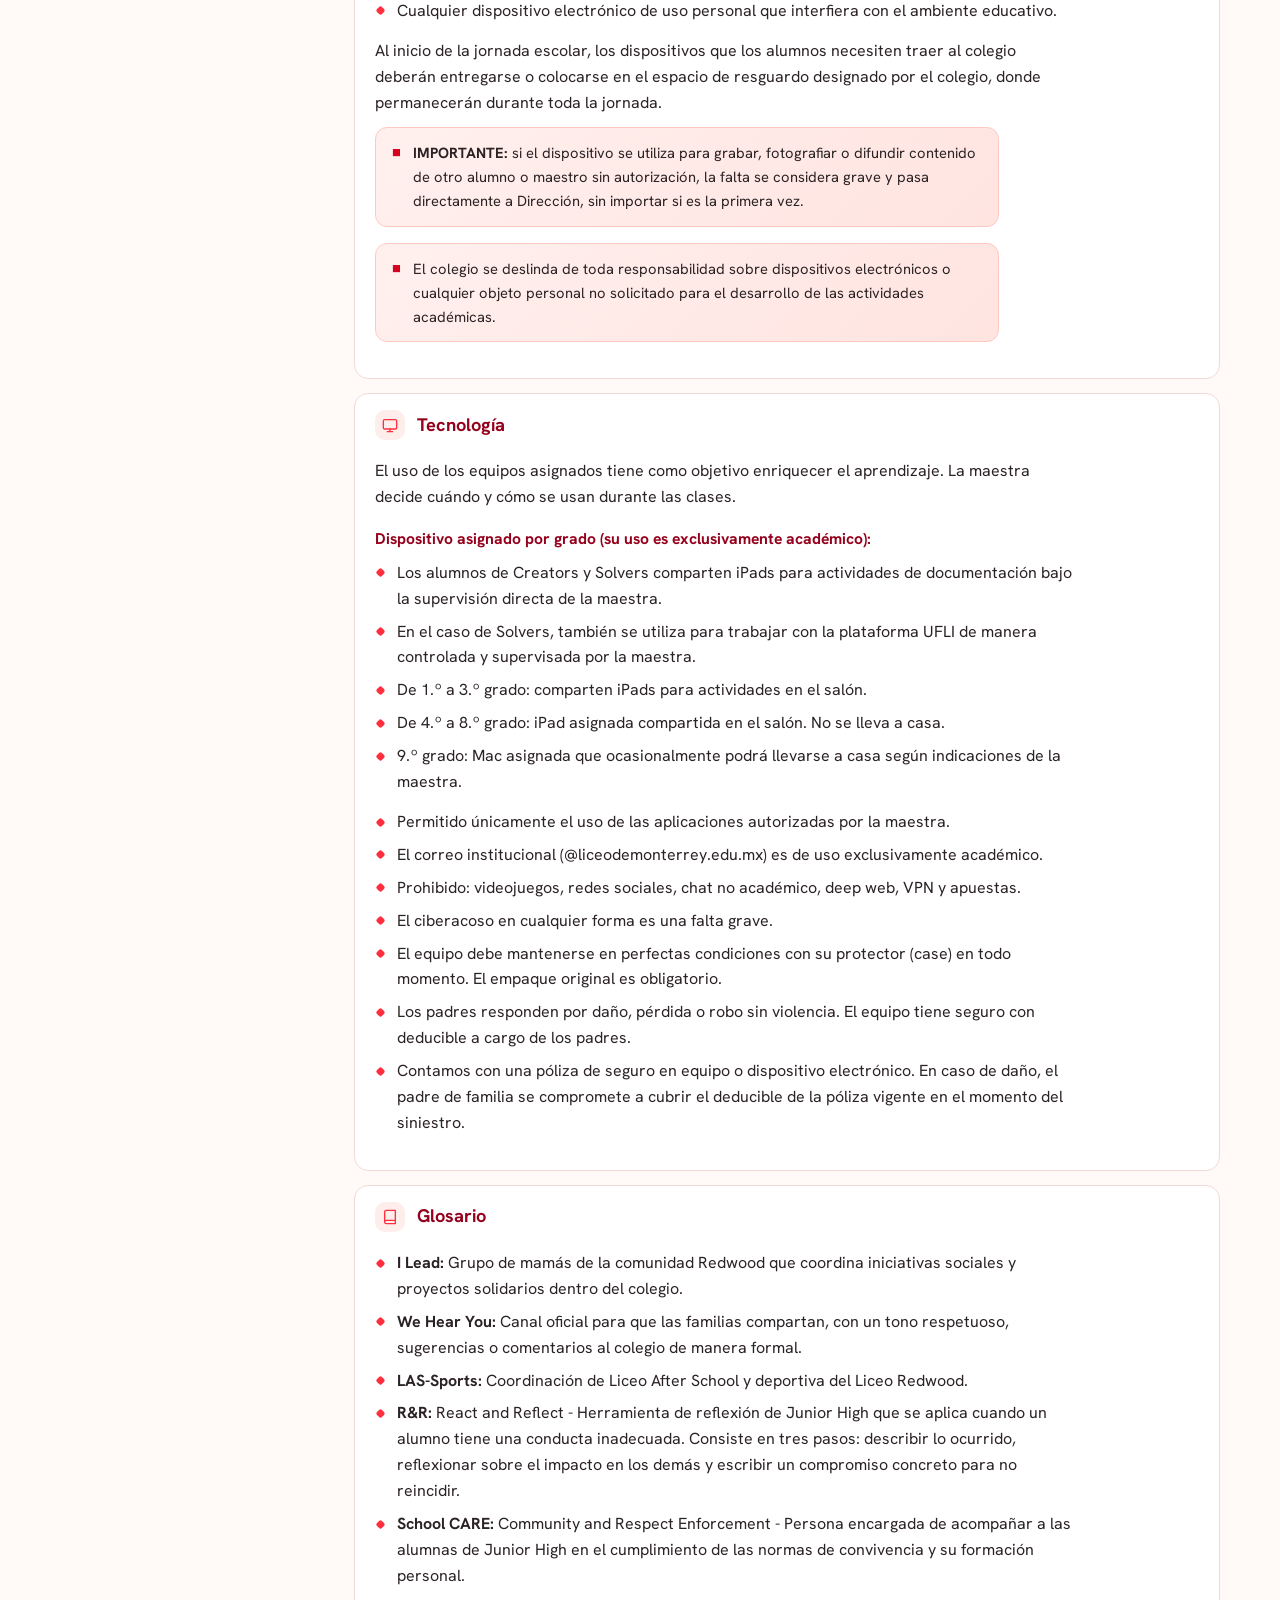
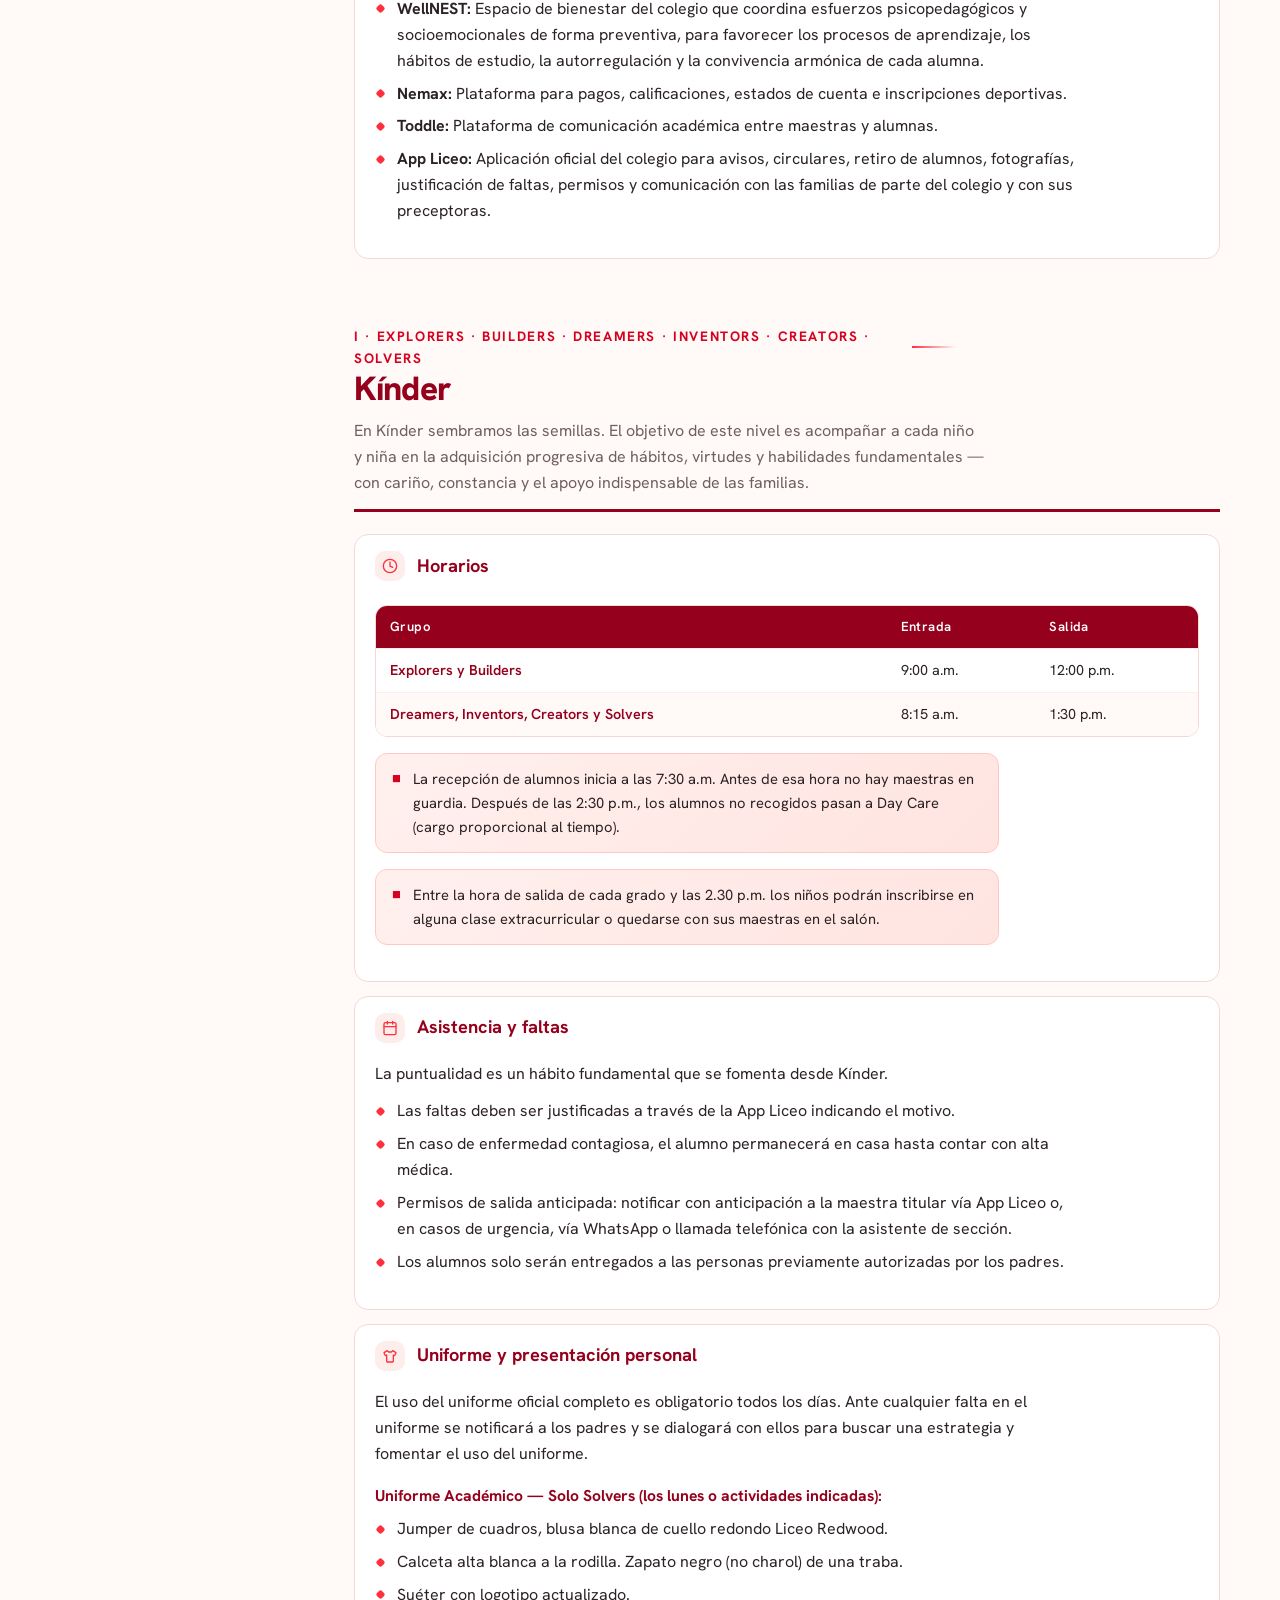
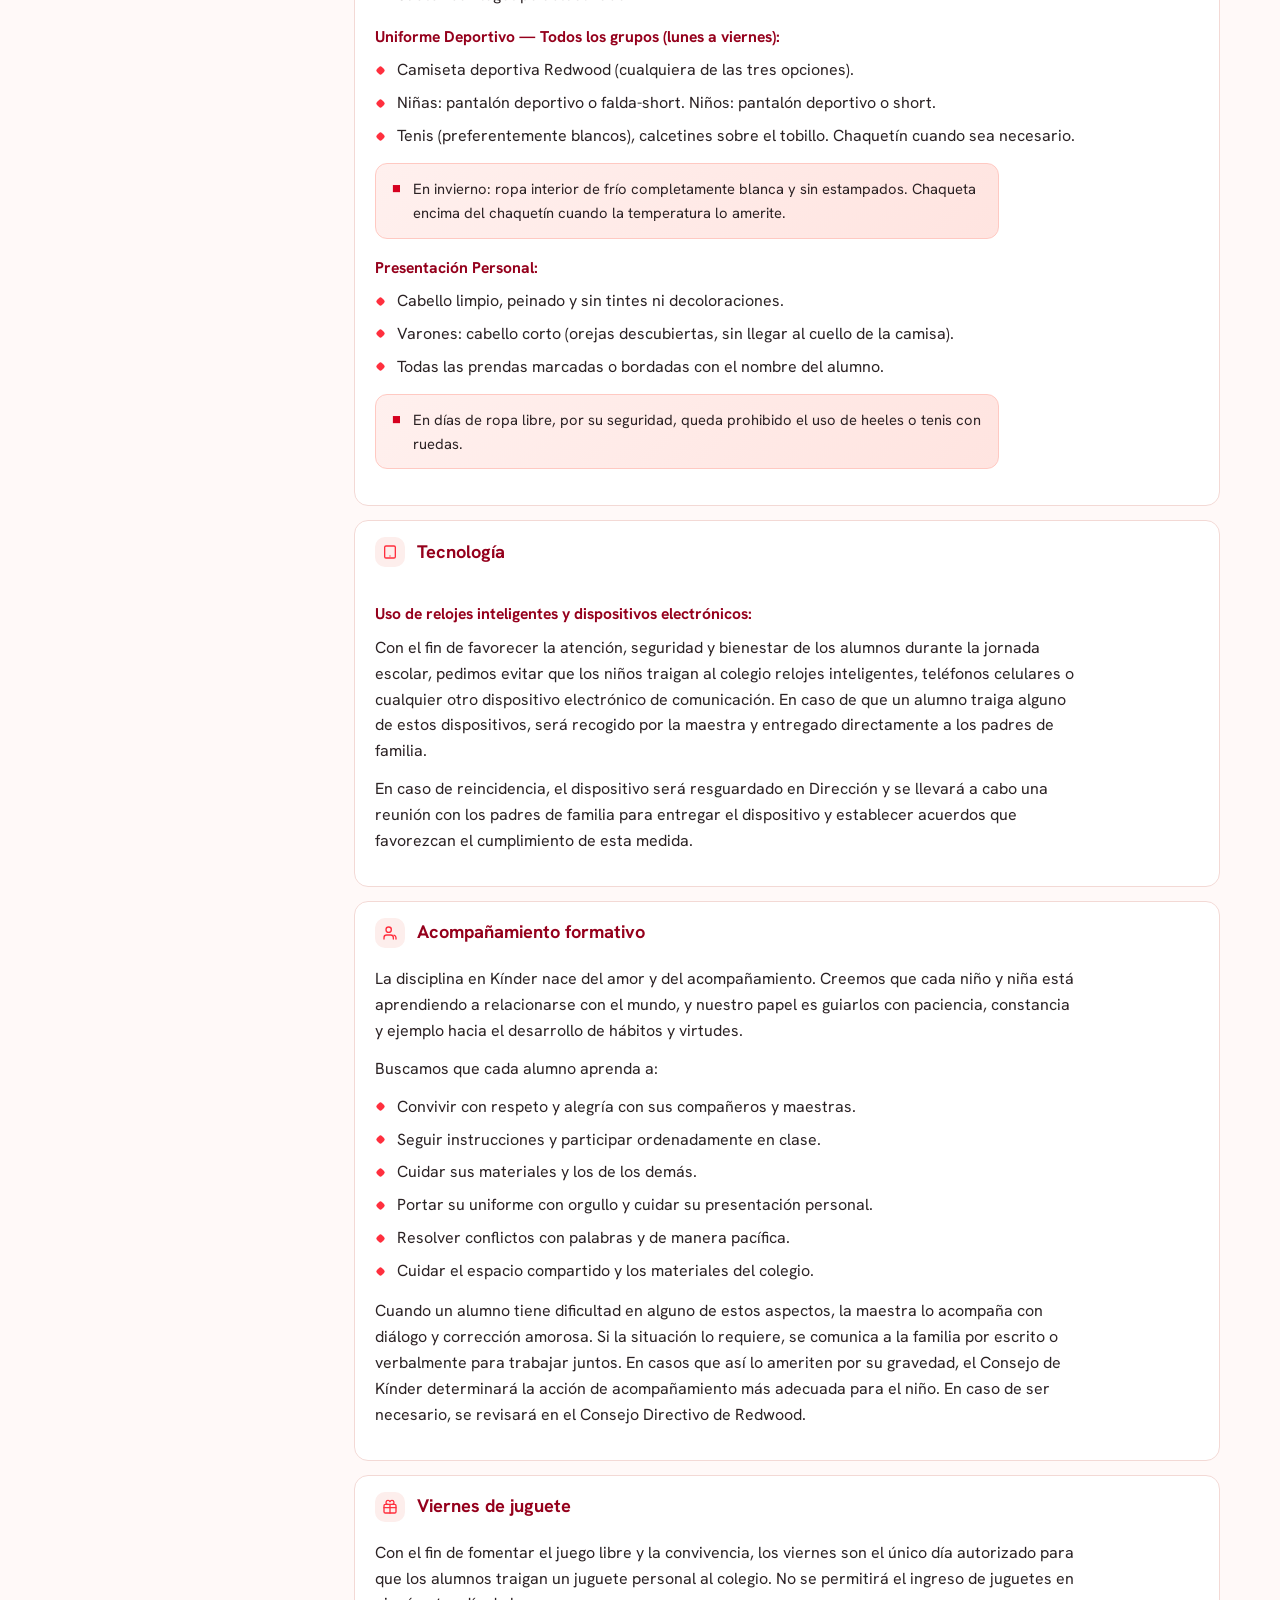
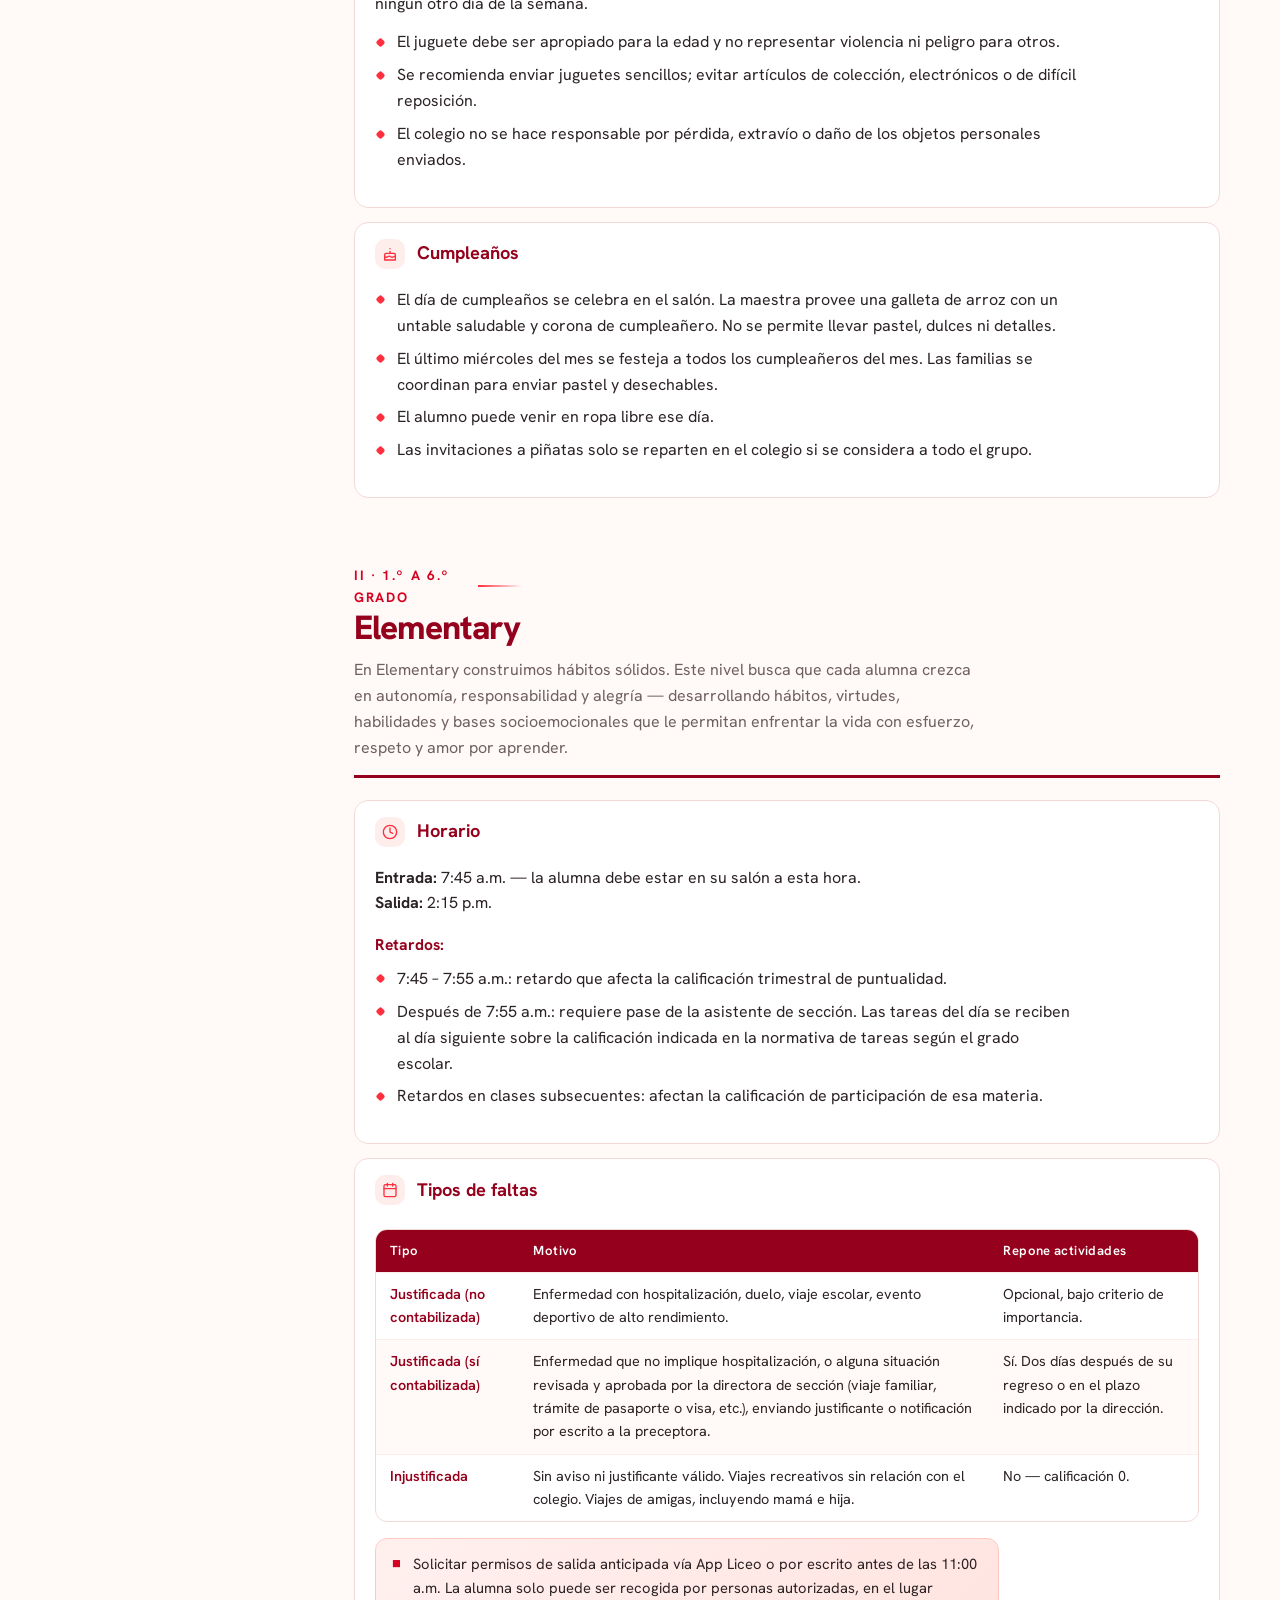
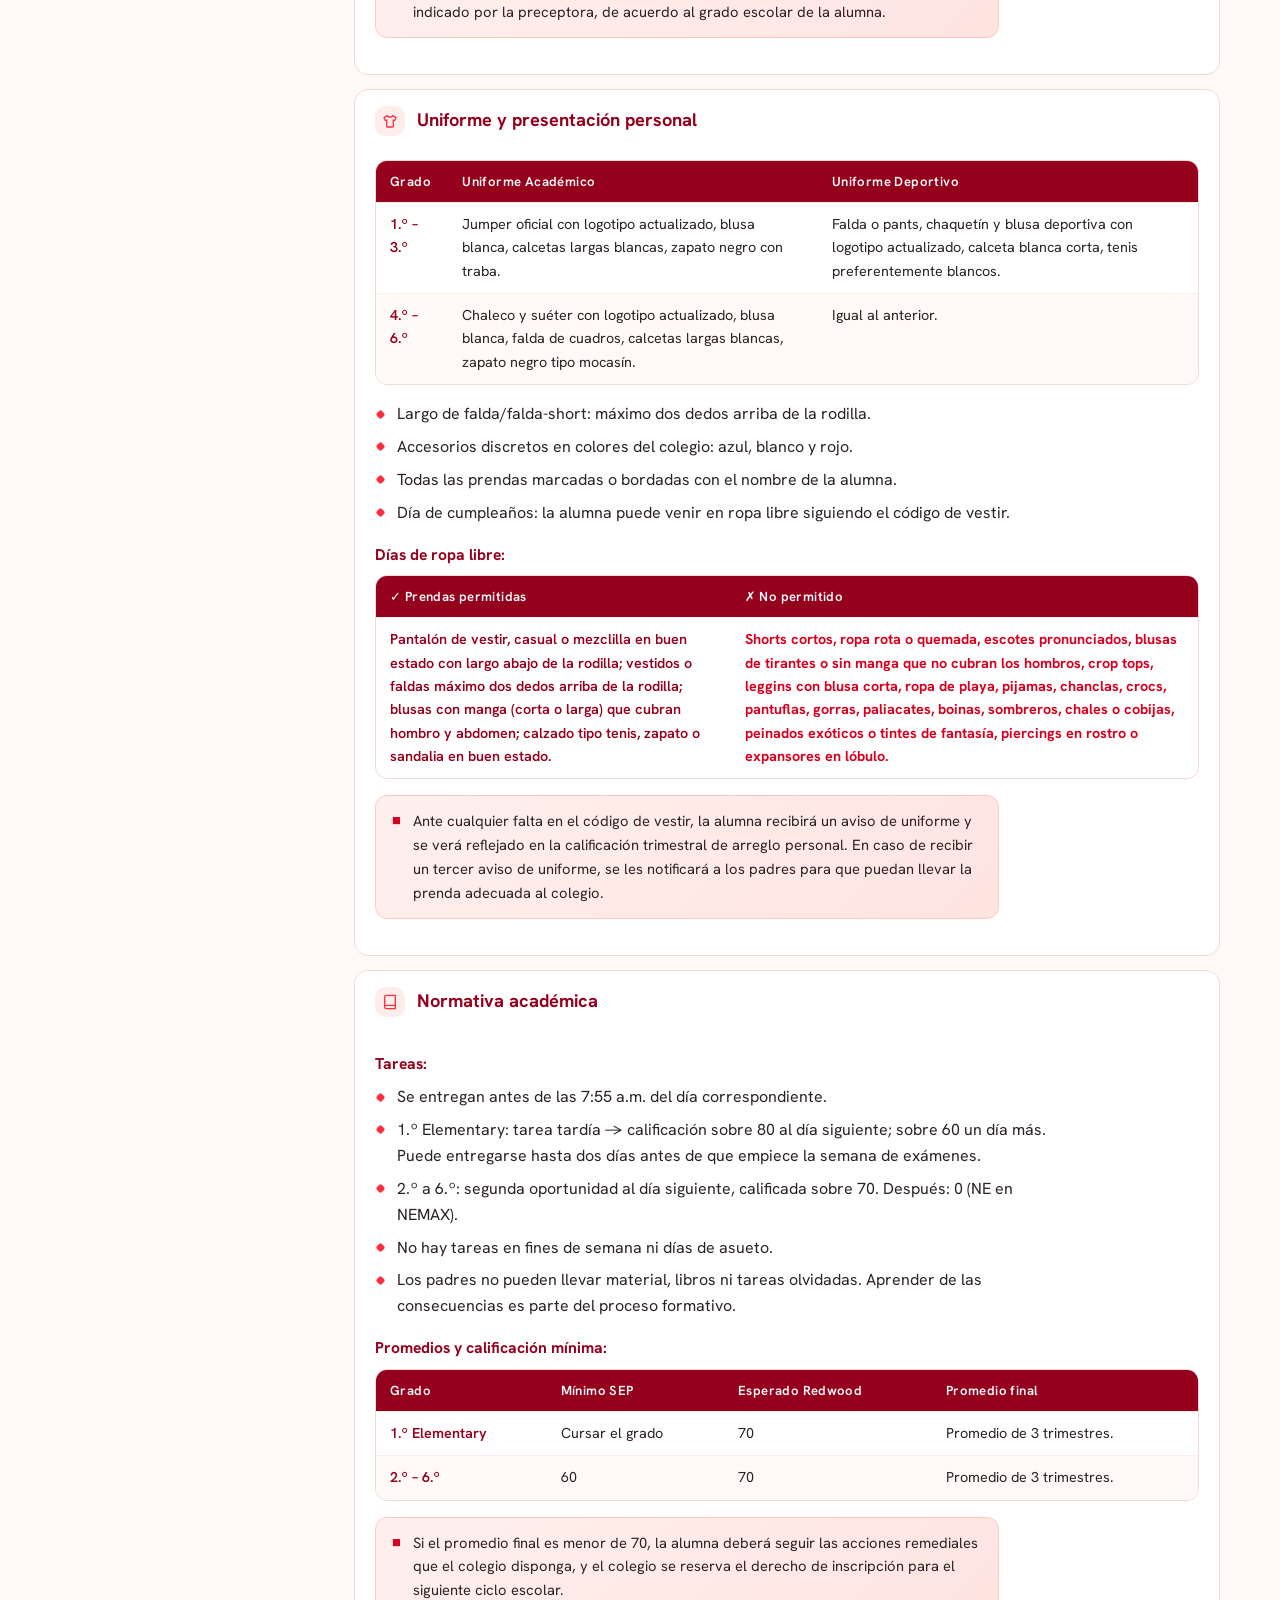
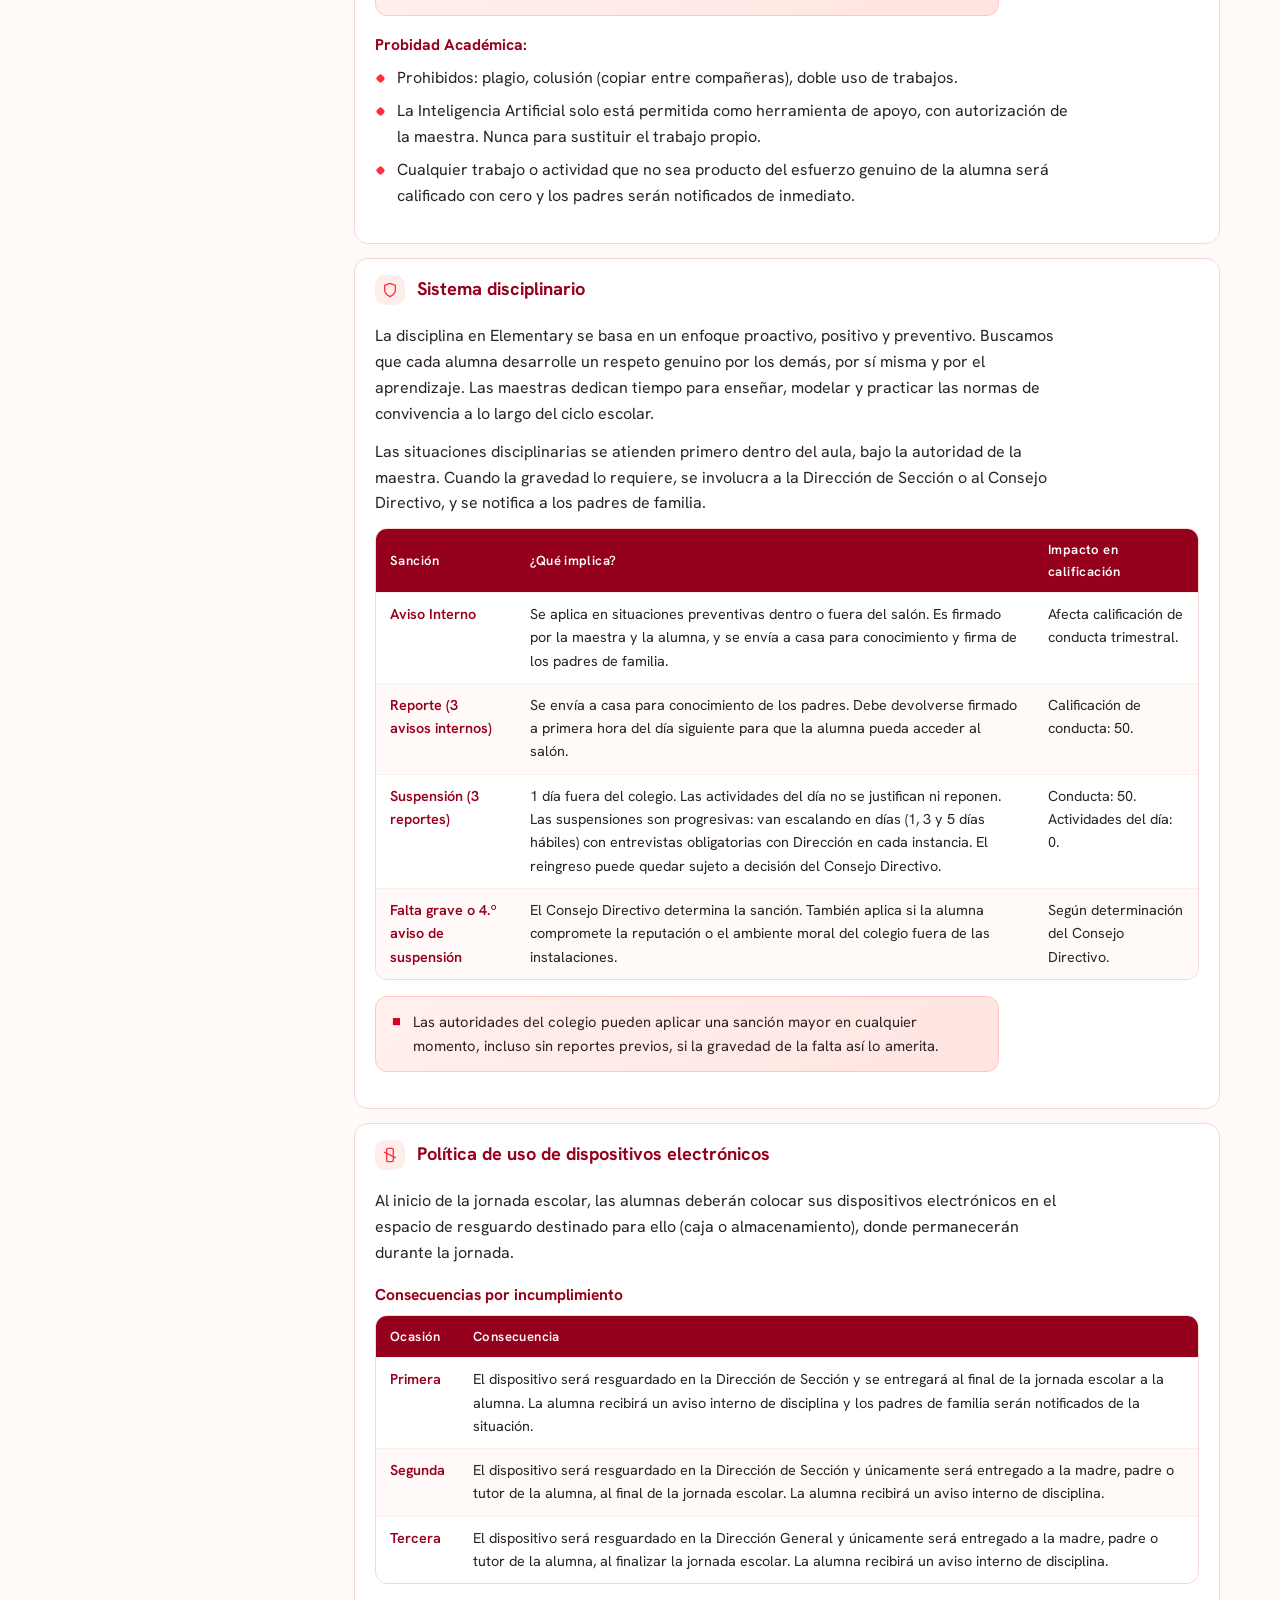
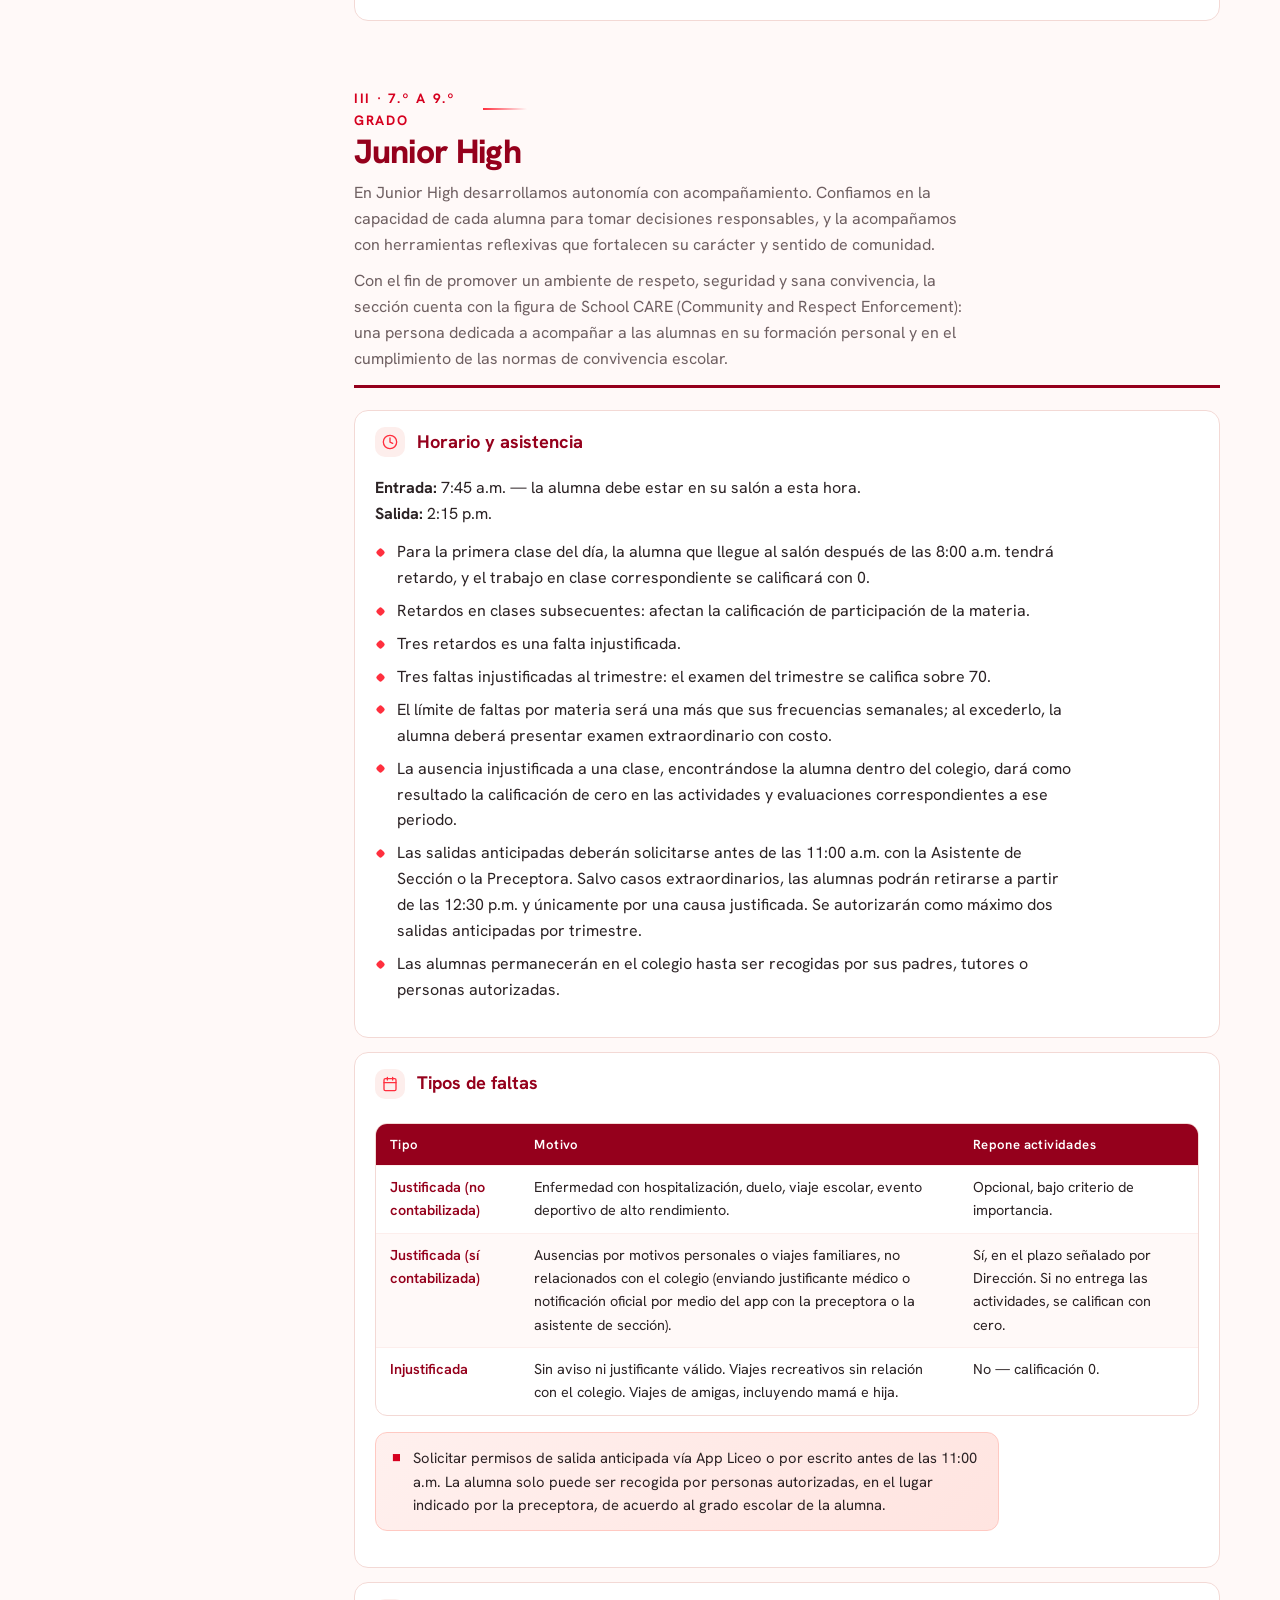
<file: normativa.html>
<!DOCTYPE html>
<html lang="es">
<head>
<meta charset="UTF-8">
<meta name="viewport" content="width=device-width, initial-scale=1.0, viewport-fit=cover, interactive-widget=resizes-content">
<title>Nuestra Alianza Educativa · Normativa Redwood 2026–2027</title>
<meta name="description" content="Normativa Integral del Liceo de Monterrey Redwood — Ciclo Escolar 2026–2027. Versión digital consultable.">
<link rel="preconnect" href="https://fonts.googleapis.com">
<link rel="preconnect" href="https://fonts.gstatic.com" crossorigin>
<link href="https://fonts.googleapis.com/css2?family=Hanken+Grotesk:ital,wght@0,400;0,500;0,600;0,700;0,800;1,400&display=swap" rel="stylesheet">
<link rel="stylesheet" href="css/tokens.css">
<style>
/* Colour, type, radius and shadow tokens come from css/tokens.css (shared design system). */
*{margin:0;padding:0;box-sizing:border-box}
html{scroll-behavior:smooth;scroll-padding-top:130px}
@media (prefers-reduced-motion: reduce){html{scroll-behavior:auto}*{transition:none!important;animation:none!important}}
body{font-family:var(--body);color:var(--ink);background:var(--paper);line-height:1.62;font-size:16px}

/* ---------- Header ---------- */
.topbar{position:sticky;top:0;z-index:50;background:var(--navy);color:var(--white);box-shadow:0 2px 14px rgba(80,0,12,.25)}
.topbar-inner{max-width:1200px;margin:0 auto;padding:12px 20px;display:flex;align-items:center;gap:16px;flex-wrap:wrap}
.brand{display:flex;align-items:center;gap:11px;line-height:1.15;min-width:210px;color:#fff}
.brand .logo-mark{width:26px;height:auto;flex:0 0 auto;color:var(--redwood)}
.brand-txt{display:flex;flex-direction:column}
.brand .school b{font-weight:700}
.brand .school{font-family:var(--display);font-weight:700;font-size:1.05rem;letter-spacing:.01em}
.brand .doc{font-size:.72rem;text-transform:uppercase;letter-spacing:.14em;color:#FFC9C2}
.searchwrap{position:relative;flex:1;min-width:230px}
.searchwrap input{width:100%;padding:11px 42px 11px 42px;border-radius:999px;border:1px solid rgba(255,255,255,.25);background:rgba(255,255,255,.12);color:var(--white);font-family:var(--body);font-size:.95rem;outline:none;transition:background .2s,border-color .2s}
.searchwrap input::placeholder{color:#F0A9A2}
.searchwrap input:focus{background:var(--white);color:var(--ink);border-color:var(--white)}
.searchwrap input:focus::placeholder{color:var(--faint)}
.searchwrap .lens{position:absolute;left:15px;top:50%;transform:translateY(-50%);width:17px;height:17px;pointer-events:none;opacity:.85}
.searchwrap .clear{position:absolute;right:8px;top:50%;transform:translateY(-50%);border:none;background:transparent;color:inherit;font-size:1.05rem;cursor:pointer;padding:6px 8px;display:none;color:#6b7280}
.searchwrap input:focus ~ .lens path{stroke:var(--faint)}
#searchResults{position:absolute;top:calc(100% + 8px);left:0;right:0;background:var(--white);color:var(--ink);border-radius:var(--radius);box-shadow:0 14px 40px rgba(80,0,12,.28);max-height:min(60vh,460px);overflow:auto;display:none;border:1px solid var(--line)}
#searchResults .r-head{padding:10px 16px;font-size:.75rem;text-transform:uppercase;letter-spacing:.1em;color:var(--ink-soft);border-bottom:1px solid var(--line);position:sticky;top:0;background:var(--white)}
#searchResults a{display:block;padding:12px 16px;text-decoration:none;color:var(--ink);border-bottom:1px solid var(--mist)}
#searchResults a:hover,#searchResults a:focus{background:var(--mist)}
#searchResults .r-sec{font-size:.72rem;font-weight:700;text-transform:uppercase;letter-spacing:.09em;color:var(--brand-ink);margin-bottom:3px}
#searchResults .r-snip{font-size:.88rem;color:var(--ink-soft)}
#searchResults .r-snip mark{background:#FFD9D4;color:var(--ink);border-radius:3px;padding:0 2px}
#searchResults .r-none{padding:18px 16px;color:var(--ink-soft);font-size:.9rem}

/* ---------- Section chips nav ---------- */
.chipnav{background:var(--navy-deep);position:sticky;top:var(--topbar-h,64px);z-index:49}
.chipnav-inner{max-width:1200px;margin:0 auto;padding:0 12px;display:flex;gap:4px;overflow-x:auto;scrollbar-width:none}
.chipnav-inner::-webkit-scrollbar{display:none}
.chipnav a{flex:0 0 auto;color:#FFD3CD;text-decoration:none;font-size:.82rem;font-weight:600;padding:11px 13px;border-bottom:3px solid transparent;white-space:nowrap;letter-spacing:.02em}
.chipnav a:hover{color:var(--white)}
/* ---------- Volver a la guía ---------- */
.volver-guia{max-width:1200px;margin:0 auto;padding:16px 20px 0}
.volver-guia a{display:inline-flex;align-items:center;min-height:40px;gap:6px;color:var(--redwood-deep);text-decoration:none;font-family:var(--display);font-size:.9rem;font-weight:600;letter-spacing:.01em}
.volver-guia a:hover{text-decoration:underline}
@media print{.volver-guia{display:none!important}}
.chipnav a.active{color:var(--white);border-bottom-color:var(--redwood)}

/* ---------- Hero ---------- */
.hero{background:linear-gradient(160deg,var(--navy) 0%,var(--navy-deep) 100%);color:var(--white);padding:56px 20px 64px;position:relative;overflow:hidden}
.hero::after{content:"";position:absolute;right:-60px;top:50%;transform:translateY(-50%);width:min(46vw,460px);aspect-ratio:783/799;background-image:url("data:image/svg+xml,%3Csvg%20xmlns%3D%22http%3A%2F%2Fwww.w3.org%2F2000%2Fsvg%22%20viewBox%3D%220%200%20783.174959%20799.163405%22%3E%3Cg%20transform%3D%22translate(-20.825041%2C822.110018)%20scale(0.100000%2C-0.100000)%22%0Afill%3D%22%23FFB4AB%22%20stroke%3D%22none%22%3E%0A%3Cpath%20d%3D%22M552%208208%20c-14%20-18%20-7%20-27%2048%20-62%2025%20-16%2078%20-54%20119%20-85%20134%20-102%0A146%20-110%20183%20-130%2020%20-12%2040%20-25%2043%20-31%204%20-6%2023%20-22%2043%20-35%2021%20-14%2057%20-41%2082%0A-60%2025%20-19%2061%20-46%2080%20-60%2019%20-14%2055%20-41%2080%20-60%2025%20-19%2068%20-50%2095%20-68%2054%20-37%0A246%20-179%20354%20-262%2037%20-28%2070%20-52%20190%20-135%2028%20-20%2054%20-48%2060%20-64%2016%20-42%2015%0A-488%20-1%20-504%20-20%20-20%20-46%20-14%20-85%2022%20-21%2018%20-53%2041%20-70%2050%20-18%209%20-33%2020%20-33%0A24%20-1%204%20-24%2023%20-51%2042%20-108%2074%20-184%20130%20-268%20195%20-22%2017%20-67%2050%20-100%2075%20-34%0A25%20-81%2060%20-104%2077%20-23%2018%20-59%2042%20-79%2053%20-20%2011%20-40%2024%20-43%2030%20-4%206%20-23%2022%20-43%0A35%20-21%2014%20-57%2041%20-82%2060%20-25%2019%20-61%2046%20-80%2060%20-19%2014%20-55%2041%20-80%2060%20-25%2019%0A-63%2047%20-85%2062%20-22%2014%20-83%2058%20-135%2097%20-52%2039%20-106%2079%20-120%2089%20-14%209%20-41%2030%20-61%0A45%20-209%20159%20-193%20169%20-197%20-125%20-2%20-231%20-2%20-231%2024%20-263%2025%20-29%20158%20-133%20249%0A-193%2022%20-15%2060%20-43%2085%20-62%2025%20-19%2061%20-46%2080%20-60%2019%20-14%2055%20-41%2080%20-60%2025%20-19%0A61%20-46%2082%20-60%2020%20-13%2039%20-29%2043%20-35%203%20-6%2023%20-19%2043%20-31%2020%20-11%2053%20-32%2073%20-47%0A20%20-15%2067%20-50%20105%20-79%2038%20-28%2086%20-64%20107%20-80%2020%20-15%2055%20-41%2076%20-58%2022%20-16%2062%0A-46%2090%20-65%2074%20-51%20155%20-111%20161%20-119%203%20-3%2023%20-18%2045%20-33%2022%20-15%2058%20-41%2080%20-57%0A22%20-17%2056%20-42%2075%20-56%2019%20-14%2053%20-39%2075%20-56%2022%20-16%2060%20-43%2085%20-60%2024%20-16%2050%0A-39%2057%20-52%2019%20-35%2018%20-500%20-2%20-517%20-19%20-15%20-52%20-5%20-90%2029%20-16%2015%20-43%2036%20-60%0A46%20-16%2010%20-37%2024%20-45%2032%20-8%207%20-40%2031%20-70%2052%20-60%2043%20-109%2079%20-169%20126%20-22%2017%0A-62%2046%20-91%2065%20-28%2019%20-59%2042%20-68%2050%20-19%2016%20-127%2096%20-180%20132%20-18%2013%20-51%2037%0A-72%2053%20-99%2075%20-335%20249%20-401%20295%20-28%2019%20-68%2049%20-90%2065%20-21%2017%20-57%2044%20-79%2060%0A-59%2044%20-115%2087%20-152%20115%20-53%2042%20-120%2078%20-135%2073%20-20%20-8%20-19%20-460%201%20-489%208%20-11%0A70%20-61%20136%20-110%2067%20-49%20139%20-102%20161%20-119%2081%20-63%20129%20-98%20273%20-200%2031%20-22%2056%0A-42%2056%20-45%200%20-4%2017%20-16%2038%20-29%2020%20-12%2057%20-37%2082%20-56%2025%20-19%2061%20-46%2080%20-60%2019%0A-14%2053%20-39%2075%20-56%2022%20-16%2058%20-42%2080%20-56%2022%20-15%2045%20-32%2050%20-38%2010%20-10%20111%20-85%0A173%20-127%2018%20-13%2051%20-36%2072%20-53%2022%20-16%2057%20-43%2077%20-58%2021%20-16%2088%20-65%20148%20-110%0A61%20-46%20127%20-93%20148%20-106%2065%20-40%2067%20-51%2067%20-319%200%20-316%209%20-307%20-174%20-165%20-22%0A18%20-77%2057%20-121%2088%20-44%2030%20-109%2077%20-145%20104%20-36%2027%20-82%2062%20-103%2078%20-20%2015%20-55%0A42%20-76%2058%20-22%2017%20-62%2046%20-90%2065%20-62%2043%20-142%20101%20-162%20118%20-7%206%20-39%2030%20-69%2051%0A-60%2043%20-110%2080%20-169%20126%20-22%2017%20-62%2046%20-91%2065%20-28%2019%20-59%2042%20-69%2050%20-18%2016%0A-73%2057%20-161%20119%20-70%2050%20-123%2089%20-163%20122%20-50%2040%20-109%2071%20-123%2065%20-21%20-8%20-21%0A-5383%200%20-5412%2014%20-18%2036%20-19%20844%20-22%20701%20-2%20831%200%20841%2012%209%2010%2011%20500%2011%201975%0A0%201952%200%201961%2020%201981%2030%2030%20487%2031%20513%202%2016%20-17%2017%20-169%2017%20-1983%200%20-1515%203%0A-1968%2012%20-1977%2015%20-15%203414%20-17%203438%20-2%2013%208%2015%20241%2017%201982%203%201848%204%201974%2020%0A1986%2028%2020%20486%2017%20507%20-4%2014%20-14%2016%20-207%2016%20-1975%200%20-1332%203%20-1967%2010%20-1980%0A10%20-19%2030%20-19%20780%20-19%20l770%200%200%202670%20c0%201613%20-4%202670%20-9%202670%20-5%200%20-39%20-24%0A-75%20-52%20-36%20-29%20-89%20-69%20-117%20-88%20-28%20-19%20-68%20-48%20-90%20-65%20-59%20-46%20-109%20-83%0A-169%20-126%20-30%20-21%20-62%20-45%20-70%20-52%20-16%20-13%20-127%20-94%20-178%20-129%20-18%20-13%20-51%0A-36%20-72%20-53%20-22%20-16%20-57%20-43%20-77%20-58%20-21%20-16%20-69%20-52%20-107%20-80%20-82%20-62%20-118%0A-89%20-170%20-123%20-21%20-14%20-70%20-50%20-110%20-79%20-39%20-30%20-88%20-66%20-109%20-82%20-21%20-15%20-67%0A-52%20-103%20-81%20-111%20-91%20-108%20-94%20-112%20206%20-1%20161%201%20260%208%20272%209%2017%20177%20146%20288%0A222%2018%2013%2051%2037%2072%2053%2022%2017%2058%2044%2080%2060%2022%2017%2058%2044%2080%2060%2022%2017%2058%2044%2079%2060%0A22%2017%2055%2040%2073%2053%2067%2046%20173%20124%20178%20130%203%204%2023%2019%2045%2034%2022%2015%2058%2041%2080%2057%0A22%2017%2056%2042%2075%2056%2019%2014%2053%2039%2075%2056%2022%2016%2058%2041%2080%2056%2022%2014%2047%2032%2055%2039%2037%0A34%20103%2084%20110%2084%208%200%2075%2051%20123%2095%2015%2014%2037%2025%2047%2025%2019%200%2020%209%2020%20265%200%20221%0A-2%20265%20-14%20265%20-8%200%20-47%20-27%20-86%20-60%20-39%20-33%20-75%20-60%20-79%20-60%20-6%200%20-61%20-40%0A-284%20-207%20-20%20-15%20-55%20-41%20-76%20-58%20-22%20-16%20-62%20-46%20-90%20-65%20-61%20-42%20-139%20-99%0A-162%20-120%20-10%20-8%20-41%20-31%20-69%20-50%20-29%20-19%20-69%20-48%20-91%20-65%20-59%20-46%20-109%20-83%0A-169%20-126%20-30%20-21%20-62%20-45%20-69%20-51%20-19%20-16%20-99%20-74%20-162%20-118%20-28%20-19%20-80%20-59%0A-116%20-87%20-105%20-85%20-103%20-89%20-103%20219%200%20277%200%20278%2069%20320%2034%2021%2094%2065%20132%2098%0A10%208%2041%2031%2069%2050%2029%2019%2069%2049%2091%2065%2059%2046%20109%2083%20169%20126%2030%2021%2062%2045%2069%2051%0A20%2017%20100%2075%20162%20118%2028%2019%2068%2049%2090%2065%20104%2081%20299%20225%20354%20262%2028%2018%2070%2049%0A95%2068%2025%2019%2061%2046%2080%2059%2019%2014%2058%2043%2085%2065%2028%2023%2062%2046%2078%2052%2027%2011%2027%2011%2027%0A275%200%20145%20-2%20264%20-5%20264%20-11%200%20-63%20-30%20-67%20-37%20-4%20-10%20-70%20-60%20-114%20-88%20-18%0A-11%20-58%20-40%20-91%20-65%20-64%20-49%20-100%20-76%20-153%20-115%20-19%20-14%20-55%20-41%20-80%20-60%20-25%0A-19%20-67%20-50%20-95%20-68%20-55%20-37%20-250%20-181%20-354%20-262%20-22%20-16%20-62%20-46%20-91%20-65%20-28%0A-19%20-62%20-44%20-76%20-55%20-32%20-26%20-86%20-66%20-154%20-115%20-79%20-56%20-124%20-89%20-182%20-137%0A-54%20-45%20-91%20-54%20-102%20-27%20-11%2028%20-7%20494%204%20515%206%2011%2028%2030%2048%2044%2020%2014%2055%2037%0A77%2051%2022%2015%2042%2030%2045%2034%208%2012%2095%2077%20121%2090%2013%207%2038%2024%2054%2037%2081%2065%20363%20275%0A430%20320%2028%2018%2070%2049%2095%2068%2025%2019%2056%2043%2070%2053%2022%2014%20178%20129%20285%20210%2017%2012%2060%0A42%2098%2067%20123%2084%20116%2086%20-299%2083%20-321%20-3%20-321%20-3%20-357%20-33%20-81%20-66%20-103%20-83%0A-132%20-99%20-16%20-9%20-49%20-31%20-72%20-49%20-23%20-17%20-70%20-52%20-104%20-77%20-33%20-25%20-78%20-58%0A-100%20-75%20-21%20-16%20-57%20-43%20-79%20-60%20-23%20-16%20-61%20-47%20-86%20-67%20-25%20-21%20-53%20-38%0A-63%20-38%20-38%200%20-41%2016%20-41%20252%200%20214%20-1%20228%20-19%20238%20-29%2015%20-473%2014%20-489%20-2%20-9%0A-9%20-12%20-74%20-12%20-231%200%20-277%20-12%20-302%20-106%20-219%20-44%2038%20-79%2065%20-174%20133%20-108%0A77%20-145%20103%20-160%20116%20-8%207%20-40%2031%20-70%2052%20-81%2058%20-127%2092%20-167%20126%20-36%2030%20-36%0A30%20-374%2032%20-260%202%20-339%20-1%20-347%20-10%20-14%20-16%20-5%20-30%2033%20-51%2017%20-9%2050%20-32%2075%0A-51%2025%20-20%2058%20-43%2074%20-53%2016%20-9%2042%20-29%2060%20-45%2017%20-15%2039%20-30%2048%20-33%2010%20-3%2018%0A-9%2018%20-13%200%20-5%2037%20-34%2083%20-65%2045%20-31%20102%20-72%20127%20-91%2025%20-19%2061%20-46%2080%20-60%2061%0A-44%2094%20-69%20157%20-117%2034%20-26%2079%20-59%20100%20-72%2021%20-14%2056%20-39%2078%20-55%2022%20-17%2056%0A-42%2075%20-56%2019%20-14%2055%20-41%2080%20-60%2025%20-19%2061%20-46%2080%20-60%2019%20-14%2053%20-39%2075%20-56%0A22%20-16%2061%20-43%2087%20-60%2065%20-42%2068%20-56%2068%20-319%200%20-208%20-2%20-230%20-19%20-251%20-19%20-23%0A-19%20-23%20-52%204%20-42%2034%20-182%20138%20-227%20169%20-18%2013%20-51%2037%20-72%2053%20-22%2017%20-57%2043%0A-77%2058%20-21%2016%20-69%2052%20-107%2080%20-83%2063%20-114%2086%20-152%20111%20-16%2011%20-81%2058%20-144%20105%0A-127%2095%20-158%20118%20-210%20156%20-19%2014%20-53%2039%20-75%2056%20-22%2016%20-58%2041%20-80%2056%20-22%2014%0A-54%2038%20-71%2052%20-40%2033%20-70%2055%20-114%2086%20-55%2039%20-101%2072%20-150%20110%20-25%2019%20-63%2047%0A-84%2061%20-22%2015%20-49%2035%20-60%2045%20-30%2028%20-69%2023%20-115%20-13%20-22%20-18%20-58%20-46%20-78%20-61%0A-144%20-108%20-235%20-175%20-278%20-204%20-27%20-18%20-70%20-49%20-95%20-68%20-25%20-19%20-61%20-46%20-80%0A-60%20-19%20-14%20-55%20-41%20-80%20-60%20-55%20-43%20-94%20-71%20-151%20-110%20-24%20-16%20-93%20-67%20-154%0A-112%20-157%20-117%20-181%20-134%20-225%20-168%20-21%20-16%20-54%20-40%20-72%20-53%20-53%20-36%20-161%0A-116%20-180%20-132%20-9%20-8%20-40%20-31%20-68%20-50%20-28%20-19%20-81%20-59%20-117%20-87%20-35%20-29%20-68%0A-53%20-73%20-53%20-25%200%20-29%2039%20-31%20273%20-2%20276%20-2%20276%2068%20318%2021%2013%2040%2026%2043%2030%206%208%0A84%2065%20161%20119%2028%2019%2068%2049%2090%2065%2021%2017%2056%2043%2076%2058%2021%2016%2069%2052%20107%2080%2038%2029%0A85%2064%20105%2079%2020%2015%2053%2036%2073%2047%2020%2012%2040%2025%2043%2031%204%206%2023%2022%2043%2035%2021%2014%2057%0A41%2082%2060%2025%2019%2061%2046%2080%2060%2019%2014%2055%2041%2080%2060%2025%2019%2076%2055%20113%2081%2038%2026%2082%2059%0A99%2074%2016%2015%2059%2045%2094%2065%20118%2069%2096%2074%20-302%2072%20l-329%20-2%20-107%20-82%20c-59%20-46%0A-125%20-94%20-145%20-107%20-21%20-14%20-55%20-38%20-75%20-53%20-21%20-15%20-65%20-48%20-98%20-73%20-34%20-25%0A-108%20-80%20-165%20-124%20-142%20-106%20-135%20-115%20-135%20180%200%20198%20-2%20235%20-16%20248%20-19%2020%0A-419%2024%20-473%205%20-31%20-11%20-31%20-11%20-31%20-233%200%20-159%20-3%20-225%20-12%20-234%20-20%20-20%20-49%0A-14%20-87%2019%20-37%2032%20-233%20178%20-322%20239%20-28%2019%20-68%2049%20-90%2065%20-21%2017%20-57%2044%20-79%0A60%20-23%2017%20-57%2044%20-77%2060%20-36%2030%20-36%2030%20-373%2033%20-270%202%20-339%200%20-348%20-10z%20m3719%0A-904%20c13%20-14%2038%20-33%2054%20-41%2027%20-14%2069%20-46%20115%20-87%208%20-7%2033%20-25%2055%20-39%2022%20-15%0A58%20-40%2080%20-56%2022%20-17%2056%20-42%2075%20-56%2019%20-14%2053%20-39%2075%20-56%2022%20-16%2058%20-42%2080%0A-57%2022%20-15%2042%20-30%2045%20-34%205%20-6%20112%20-85%20178%20-130%2018%20-13%2051%20-36%2072%20-53%2022%20-16%0A58%20-43%2080%20-60%2022%20-16%2058%20-43%2080%20-60%2022%20-16%2058%20-43%2079%20-60%2022%20-16%2055%20-40%2073%0A-53%2018%20-12%2089%20-64%20158%20-115%2069%20-50%20136%20-100%20150%20-110%2014%20-9%2045%20-33%2070%20-52%2025%0A-19%2064%20-47%2086%20-62%2073%20-47%2074%20-51%2074%20-318%200%20-300%20-4%20-309%20-94%20-231%20-28%2024%20-85%0A67%20-126%2095%20-41%2029%20-95%2068%20-120%2086%20-25%2019%20-61%2046%20-80%2060%20-61%2044%20-94%2069%20-157%0A117%20-34%2026%20-79%2059%20-100%2073%20-51%2034%20-88%2060%20-169%20122%20-38%2028%20-86%2064%20-107%2080%20-20%0A15%20-55%2042%20-76%2058%20-22%2017%20-62%2046%20-90%2065%20-62%2043%20-142%20101%20-162%20118%20-7%206%20-39%2030%0A-69%2051%20-60%2043%20-110%2080%20-169%20126%20-22%2017%20-62%2046%20-91%2065%20-28%2019%20-60%2043%20-70%2052%0A-49%2044%20-71%2044%20-127%20-1%20-38%20-31%20-65%20-51%20-243%20-182%20-74%20-54%20-150%20-109%20-168%20-121%0A-18%20-13%20-51%20-36%20-72%20-53%20-22%20-16%20-58%20-43%20-80%20-60%20-22%20-16%20-58%20-43%20-80%20-60%20-22%0A-16%20-58%20-43%20-79%20-60%20-22%20-16%20-55%20-40%20-73%20-53%20-67%20-46%20-173%20-124%20-178%20-130%20-3%0A-4%20-23%20-19%20-45%20-34%20-22%20-15%20-58%20-41%20-80%20-57%20-22%20-17%20-56%20-42%20-75%20-56%20-19%20-14%0A-53%20-39%20-75%20-56%20-22%20-16%20-58%20-41%20-80%20-56%20-22%20-14%20-47%20-32%20-55%20-39%20-37%20-34%0A-103%20-84%20-110%20-84%20-8%200%20-75%20-51%20-123%20-95%20-62%20-56%20-67%20-37%20-68%20246%20-1%20269%20-1%0A264%2042%20299%2068%2054%20111%2087%20160%20120%2028%2019%2068%2049%2090%2065%2059%2046%20109%2083%20169%20126%2030%0A21%2062%2045%2069%2051%2020%2017%20100%2075%20162%20118%2028%2019%2068%2049%2090%2065%2021%2017%2056%2043%2076%2058%2021%0A16%2069%2052%20107%2080%2081%2062%20118%2088%20169%20122%2021%2014%2066%2047%20100%2073%2063%2048%2096%2073%20157%20117%0A19%2014%2055%2041%2080%2060%2025%2019%2068%2050%2095%2068%2028%2019%2075%2053%20105%2076%2066%2049%20105%2054%20141%2015z%0Am-28%20-1065%20c12%20-7%2026%20-18%2030%20-26%204%20-7%2025%20-22%2045%20-33%2020%20-12%2053%20-33%2073%20-48%2020%0A-15%2067%20-50%20105%20-79%2038%20-28%2086%20-64%20107%20-80%2020%20-15%2055%20-41%2076%20-58%2022%20-16%2062%20-46%0A90%20-65%2062%20-43%20142%20-101%20162%20-118%207%20-6%2039%20-30%2069%20-51%2060%20-43%20110%20-80%20169%20-126%0A22%20-16%2062%20-46%2090%20-65%2029%20-19%2071%20-50%2094%20-68%2059%20-46%2075%20-58%20135%20-100%2030%20-20%2071%0A-50%2093%20-67%2056%20-44%20100%20-77%20229%20-172%2063%20-46%20120%20-94%20127%20-106%2013%20-23%2019%20-480%207%0A-511%20-10%20-27%20-44%20-18%20-97%2028%20-29%2024%20-82%2064%20-119%2090%20-37%2025%20-100%2070%20-140%20100%0A-40%2030%20-90%2067%20-111%2083%20-65%2048%20-121%2091%20-152%20116%20-16%2013%20-41%2030%20-54%2037%20-26%2013%0A-113%2078%20-121%2090%20-3%204%20-23%2019%20-45%2033%20-22%2015%20-58%2040%20-80%2056%20-22%2017%20-56%2042%20-75%0A56%20-19%2014%20-53%2039%20-75%2056%20-22%2016%20-58%2042%20-80%2057%20-22%2015%20-42%2030%20-45%2034%20-5%206%20-112%0A85%20-178%20130%20-18%2013%20-51%2037%20-72%2053%20-49%2037%20-96%2073%20-182%20136%20-37%2027%20-70%2054%20-73%0A59%20-12%2019%20-58%2010%20-91%20-17%20-38%20-32%20-87%20-69%20-164%20-124%20-88%20-62%20-143%20-103%20-161%0A-119%20-10%20-8%20-41%20-31%20-69%20-50%20-29%20-19%20-69%20-48%20-91%20-65%20-59%20-46%20-109%20-83%20-169%0A-126%20-30%20-21%20-62%20-45%20-69%20-51%20-20%20-17%20-100%20-75%20-162%20-118%20-28%20-19%20-68%20-48%20-90%0A-65%20-104%20-81%20-299%20-225%20-354%20-262%20-27%20-18%20-70%20-49%20-95%20-68%20-50%20-39%20-98%20-74%0A-150%20-109%20-19%20-13%20-44%20-33%20-54%20-45%20-20%20-22%20-51%20-28%20-61%20-11%20-4%206%20-6%20124%20-6%0A263%200%20252%200%20252%2045%20292%2064%2057%20106%2090%20141%20109%2017%209%2049%2031%2072%2049%2023%2017%2070%2052%0A104%2077%2033%2025%2078%2059%20100%2075%2060%2047%20109%2083%20169%20126%2088%2062%20143%20103%20161%20119%2010%208%0A41%2031%2069%2050%2029%2019%2069%2049%2091%2065%2059%2046%20109%2083%20169%20126%2030%2021%2062%2045%2069%2051%2020%2017%0A100%2075%20162%20118%2028%2019%2068%2049%2090%2065%2021%2017%2056%2043%2076%2058%2021%2016%2069%2052%20106%2080%20109%0A82%20120%2087%20160%2066z%22%2F%3E%0A%3C%2Fg%3E%3C%2Fsvg%3E");background-repeat:no-repeat;background-size:contain;opacity:.10;pointer-events:none}
.hero-inner{max-width:860px;margin:0 auto;position:relative;z-index:1}
.hero .eyebrow{font-size:.78rem;text-transform:uppercase;letter-spacing:.22em;color:#FFC9C2;margin-bottom:14px}
.hero h1{font-family:var(--display);font-weight:800;letter-spacing:-.03em;font-size:clamp(2rem,5vw,3.4rem);line-height:1.06;margin-bottom:10px}
.hero .cycle{font-family:var(--display);font-weight:500;color:#FFB4AB;font-size:1.02rem;margin-bottom:22px}
.hero blockquote{border-left:3px solid var(--redwood);padding:6px 0 6px 18px;color:#FFE0DB;font-size:.98rem;max-width:640px}
.level-cards{max-width:1100px;margin:-30px auto 0;padding:0 20px 10px;position:relative;z-index:2;display:grid;grid-template-columns:repeat(auto-fit,minmax(150px,1fr));gap:10px}
.level-cards a{background:var(--white);border:1px solid var(--line);border-radius:var(--radius);padding:14px 14px 12px;text-decoration:none;color:var(--ink);box-shadow:0 6px 18px rgba(80,0,12,.08);transition:transform .15s,box-shadow .15s;display:flex;flex-direction:column;gap:2px}
.level-cards a:hover{transform:translateY(-3px);box-shadow:0 12px 26px rgba(80,0,12,.14)}
.level-cards .lc-num{font-family:var(--display);font-size:.78rem;color:var(--brand-ink);font-weight:700;letter-spacing:.06em}
.level-cards .lc-name{font-weight:700;font-size:.92rem;line-height:1.25}
.level-cards .lc-sub{font-size:.76rem;color:var(--ink-soft)}

/* ---------- Layout ---------- */
.shell{max-width:1200px;margin:0 auto;padding:34px 20px 90px;display:grid;grid-template-columns:250px 1fr;gap:44px;align-items:start}
.toc{position:sticky;top:118px;max-height:calc(100vh - 140px);overflow:auto;padding-right:6px;border-left:2px solid var(--line)}
.toc a{display:block;padding:7px 0 7px 16px;margin-left:-2px;border-left:2px solid transparent;text-decoration:none;color:var(--ink-soft);font-size:.86rem;line-height:1.35}
.toc a.lvl{font-weight:700;color:var(--ink);margin-top:10px}
.toc a:hover{color:var(--brand-ink)}
.toc a.active{border-left-color:var(--redwood);color:var(--brand-ink);font-weight:600}
main{min-width:0}

/* ---------- Sections ---------- */
section.nivel{margin-bottom:64px}
.nivel-head{margin-bottom:22px;padding-bottom:14px;border-bottom:3px solid var(--navy)}
.nivel-head .kicker{font-family:var(--display);color:var(--brand-ink);font-weight:700;font-size:.85rem;letter-spacing:.12em;text-transform:uppercase}
.nivel-head h2{font-family:var(--display);font-weight:800;font-size:clamp(1.5rem,3vw,2.1rem);color:var(--navy);line-height:1.15}
.nivel-head .intro{margin-top:10px;color:var(--ink-soft);max-width:70ch}
article.tema{margin-bottom:14px;background:var(--white);border:1px solid var(--line);border-radius:var(--radius);overflow:hidden}
article.tema > h3{font-family:var(--display);font-weight:700;font-size:1.14rem;color:var(--navy);padding:16px 20px;display:flex;align-items:center;gap:12px;cursor:default}
article.tema > h3 .ico{flex:0 0 auto;width:30px;height:30px;border-radius:9px;background:var(--redwood-soft);display:grid;place-items:center;color:var(--redwood)}
article.tema > h3 .ico svg{width:16px;height:16px}
.tema-body{padding:2px 20px 20px}
.tema-body p{margin-bottom:12px;max-width:78ch}
.tema-body ul{margin:0 0 14px 0;padding-left:0;list-style:none}
.tema-body ul li{position:relative;padding-left:22px;margin-bottom:7px;max-width:78ch}
.tema-body ul li::before{content:"";position:absolute;left:2px;top:.6em;width:7px;height:7px;border-radius:2px;background:var(--redwood);transform:rotate(45deg)}
.tema-body h4{font-weight:700;color:var(--navy);margin:16px 0 8px;font-size:.98rem}

/* Tables */
.tbl-scroll{overflow-x:auto;margin:6px 0 16px;border:1px solid var(--line);border-radius:var(--radius-md)}
table{border-collapse:collapse;width:100%;font-size:.9rem;min-width:480px}
thead th{background:var(--navy);color:var(--white);text-align:left;padding:10px 14px;font-weight:600;font-size:.82rem;letter-spacing:.03em}
tbody td{padding:10px 14px;border-top:1px solid var(--mist);vertical-align:top}
tbody tr:nth-child(even){background:var(--paper)}
td.chk{color:#1E7A43;font-weight:700}
td.nochk{color:var(--brand-ink);font-weight:700}

/* Callouts */
.nota{display:flex;gap:12px;background:var(--redwood-soft);border:1px solid #FFC9C2;border-radius:10px;padding:13px 16px;margin:10px 0 16px;font-size:.92rem;max-width:78ch}
.nota .n-ico{flex:0 0 auto;color:var(--brand-ink);font-weight:800;line-height:1.5}
.compromiso{background:var(--mist);border-radius:10px;padding:14px 18px;margin:10px 0 16px;font-size:.93rem;border-left:4px solid var(--navy);max-width:78ch}
.compromiso strong{color:var(--navy)}

/* Print */
@media print{
  .topbar,.chipnav,.toc,.level-cards,.backtop{display:none!important}
  body{background:#fff;font-size:11pt}
  .shell{display:block;padding:0;max-width:none}
  .hero{background:var(--navy)!important;-webkit-print-color-adjust:exact;print-color-adjust:exact;padding:40px 30px}
  article.tema{break-inside:avoid;box-shadow:none}
  section.nivel{break-before:page;margin-bottom:30px}
  section.nivel:first-of-type{break-before:auto}
  thead th{-webkit-print-color-adjust:exact;print-color-adjust:exact}
  a{color:inherit;text-decoration:none}
}

/* Responsive */
@media (max-width:900px){
  .shell{grid-template-columns:1fr;gap:0}
  .toc{display:none}
}
.backtop{position:fixed;right:18px;bottom:18px;width:44px;height:44px;border-radius:50%;background:var(--navy);color:#fff;border:none;cursor:pointer;box-shadow:0 6px 18px rgba(80,0,12,.3);display:none;place-items:center;z-index:40}
.backtop.show{display:grid}
mark.hl{background:#FFD9D4;border-radius:3px;padding:0 2px}
.footer{background:var(--navy-deep);color:#FFD3CD;padding:44px 20px}
.footer-inner{max-width:860px;margin:0 auto;text-align:center}
.f-logo{width:190px;max-width:60vw;height:auto;color:var(--redwood);margin:0 auto 18px;display:block}
.footer .cierre{font-family:var(--display);color:var(--white);font-size:1.25rem;margin-bottom:12px}
.footer p{font-size:.9rem;margin-bottom:6px;max-width:none}
.footer .dir{margin-top:18px;font-size:.82rem;color:#C99A93;line-height:1.7}
.footer a{color:#FFB4AB;text-decoration:none}

/* ===== Upgrade: progress, reveal, quick-ask, assistant ===== */
#readbar{position:fixed;top:0;left:0;height:3px;width:0;background:linear-gradient(90deg,var(--redwood),#D98973);z-index:100;transition:width .12s linear}
@media (prefers-reduced-motion: no-preference){
  .rv{opacity:0;transform:translateY(14px);transition:opacity .5s ease,transform .5s ease}
  .rv.in{opacity:1;transform:none}
}
.quickask{max-width:1140px;margin:14px auto 4px;padding:0 20px;display:flex;flex-wrap:wrap;gap:8px;align-items:center}
.quickask .qa-label{font-size:.78rem;text-transform:uppercase;letter-spacing:.14em;color:var(--faint);font-weight:700;margin-right:4px}
.quickask button{border:1px solid var(--line);background:#fff;border-radius:999px;min-height:40px;padding:7px 16px;font:inherit;font-size:.85rem;color:var(--navy);cursor:pointer;transition:all .15s;box-shadow:0 1px 2px rgba(80,0,12,.05)}
.quickask button:hover{border-color:var(--navy);color:var(--navy);transform:translateY(-1px);box-shadow:var(--shadow-xs)}
.searchwrap #searchResults a.kbd{background:var(--mist)}
.backtop{bottom:86px}
/* FAB */
.ai-fab{position:fixed;right:18px;bottom:18px;z-index:60;display:flex;align-items:center;gap:9px;border:none;cursor:pointer;background:var(--brand);color:#fff;border-radius:999px;padding:13px 18px 13px 15px;font:inherit;font-weight:700;font-size:.9rem;box-shadow:0 8px 24px rgba(80,0,12,.38);transition:transform .15s,box-shadow .15s}
.ai-fab:hover{transform:translateY(-2px);box-shadow:0 12px 30px rgba(80,0,12,.45)}
.ai-fab svg{width:19px;height:19px}
.ai-fab .dot{position:absolute;top:9px;right:12px;width:7px;height:7px;border-radius:50%;background:#FFB4AB;animation:aipulse 2s infinite}
@keyframes aipulse{0%,100%{opacity:1;transform:scale(1)}50%{opacity:.4;transform:scale(.7)}}
/* Drawer */
.ai-drawer{position:fixed;right:16px;bottom:16px;z-index:70;width:min(410px,calc(100vw - 32px));height:min(620px,calc(100vh - 90px));background:#fff;border:1px solid var(--line);border-radius:18px;box-shadow:0 24px 64px rgba(80,0,12,.28);display:none;flex-direction:column;overflow:hidden}
.ai-drawer.open{display:flex;animation:aiup .22s ease}
@keyframes aiup{from{opacity:0;transform:translateY(16px)}to{opacity:1;transform:none}}
.ai-head{background:linear-gradient(140deg,var(--navy),var(--navy-deep));color:#fff;padding:14px 16px;display:flex;align-items:center;gap:11px}
.ai-ava{width:36px;height:36px;border-radius:50%;background:var(--redwood);display:flex;align-items:center;justify-content:center;flex:0 0 auto}
.ai-ava svg{width:16px;height:auto}
.ai-head .t{line-height:1.25}
.ai-head .t b{display:block;font-size:.95rem}
.ai-head .t span{font-size:.74rem;color:#FFC9C2}
.ai-close{margin-left:auto;background:rgba(255,255,255,.12);border:none;color:#fff;width:30px;height:30px;border-radius:8px;cursor:pointer;font-size:1rem;line-height:1}
.ai-close:hover{background:rgba(255,255,255,.22)}
.ai-close svg{width:15px;height:15px;pointer-events:none}
.ai-close{display:flex;align-items:center;justify-content:center}
.ai-msgs{flex:1;overflow-y:auto;padding:16px 14px;background:var(--paper);display:flex;flex-direction:column;gap:12px}
.ai-msg{max-width:88%;font-size:.88rem;line-height:1.55}
.ai-msg.user{align-self:flex-end;background:var(--navy);color:#fff;padding:9px 13px;border-radius:14px 14px 4px 14px}
.ai-msg.bot{align-self:flex-start;width:100%;max-width:100%}
.ai-bubble{background:#fff;border:1px solid var(--line);border-radius:4px 14px 14px 14px;padding:11px 13px;box-shadow:0 1px 3px rgba(80,0,12,.06)}
.ai-quote{background:#fff;border:1px solid var(--line);border-left:3px solid var(--redwood);border-radius:8px;padding:10px 12px;margin-top:8px;box-shadow:0 1px 3px rgba(80,0,12,.06)}
.ai-quote .q-sec{font-size:.68rem;text-transform:uppercase;letter-spacing:.1em;color:var(--brand-ink);font-weight:800;margin-bottom:5px}
.ai-quote .q-txt{font-size:.85rem;color:var(--ink)}
.ai-quote .q-go{display:inline-flex;align-items:center;min-height:36px;margin-top:7px;font-size:.78rem;font-weight:700;color:var(--navy);background:var(--mist);border:none;border-radius:var(--radius-sm);padding:5px 12px;cursor:pointer;font-family:inherit}
.ai-quote .q-go:hover{background:#FFD9D4}
.ai-chips{display:flex;flex-wrap:wrap;gap:6px;margin-top:9px}
.ai-chips button{border:1px solid var(--line);background:#fff;border-radius:999px;min-height:36px;padding:6px 12px;font:inherit;font-size:.78rem;color:var(--navy);cursor:pointer}
.ai-chips button:hover{border-color:var(--navy);color:var(--navy)}
.ai-typing{display:inline-flex;gap:4px;padding:12px 14px;background:#fff;border:1px solid var(--line);border-radius:4px 14px 14px 14px}
.ai-typing i{width:7px;height:7px;border-radius:50%;background:#E5A79F;animation:tp 1s infinite}
.ai-typing i:nth-child(2){animation-delay:.15s}.ai-typing i:nth-child(3){animation-delay:.3s}
@keyframes tp{0%,100%{opacity:.3;transform:translateY(0)}50%{opacity:1;transform:translateY(-3px)}}
.ai-inrow{display:flex;gap:8px;padding:11px 12px;border-top:1px solid var(--line);background:#fff}
.ai-inrow input{flex:1;min-height:44px;border:1px solid var(--line-strong);border-radius:var(--radius-md);padding:10px 13px;font:inherit;font-size:.88rem;outline:none}
.ai-inrow input:focus{border-color:var(--redwood)}
.ai-send{border:none;background:var(--brand);color:#fff;border-radius:var(--radius-md);width:44px;min-height:44px;cursor:pointer;display:flex;align-items:center;justify-content:center}
.ai-send:hover{background:var(--brand-hover)}
.ai-send svg{width:17px;height:17px}
.ai-note{font-size:.72rem;color:var(--faint);text-align:center;padding:0 12px 9px;background:#fff}
@media (max-width:640px){
  .ai-drawer{right:0;left:0;bottom:0;width:100%;height:82vh;border-radius:18px 18px 0 0}
  .ai-fab span{display:none}
  .ai-fab{padding:15px}
}
@media print{#readbar,.quickask,.ai-fab,.ai-drawer{display:none!important}}


.sig-print{display:none}
@media print{
  .sig-print{display:block}
  .sig-print table{min-width:0}
  .sig-print tr,.sig-print td{background:none!important;border:none!important}
}

/* ===== Mobile hardening ===== */
.tbl-scroll{-webkit-overflow-scrolling:touch}
.chipnav-inner{-webkit-overflow-scrolling:touch}
.ai-msgs{-webkit-overflow-scrolling:touch;overscroll-behavior:contain}
#searchResults{overscroll-behavior:contain}
@media (max-width:640px){
  .topbar-inner{padding:10px 14px;gap:8px}
  .brand{min-width:0}
  .brand .school{font-size:.98rem}
  .searchwrap{min-width:100%}
  .searchwrap input{font-size:16px;padding:10px 40px}
  .ai-inrow input{font-size:16px}
  .quickask{flex-wrap:nowrap;overflow-x:auto;scrollbar-width:none;-webkit-overflow-scrolling:touch;padding-bottom:6px}
  .quickask::-webkit-scrollbar{display:none}
  .quickask button{flex:0 0 auto}
  .quickask .qa-label{flex:0 0 auto}
  .hero{padding:40px 18px 46px}
  .ai-fab{bottom:calc(14px + env(safe-area-inset-bottom));right:14px}
  .backtop{bottom:calc(78px + env(safe-area-inset-bottom));right:14px}
  .ai-inrow{padding-bottom:calc(11px + env(safe-area-inset-bottom))}
}
@supports (height: 1dvh){
  @media (max-width:640px){ .ai-drawer{height:82dvh} }
}

/* ═══════════════ UI v3 — design & interaction layer ═══════════════ */
::selection{background:#FFD9D4;color:var(--navy)}
html{-webkit-tap-highlight-color:transparent}
body::-webkit-scrollbar{width:11px}
body::-webkit-scrollbar-track{background:var(--paper)}
body::-webkit-scrollbar-thumb{background:#E9B7B0;border-radius:8px;border:3px solid var(--paper)}
body::-webkit-scrollbar-thumb:hover{background:var(--redwood)}
:focus-visible{outline:2px solid var(--redwood);outline-offset:2px;border-radius:4px}
button, a{transition:transform .14s ease, box-shadow .18s ease, background-color .18s ease, color .18s ease, border-color .18s ease}
button:active{transform:scale(.965)}

/* Readbar glow */
#readbar{height:3px;background:linear-gradient(90deg,var(--redwood),#FF7A6E);box-shadow:0 0 10px rgba(255,47,62,.5)}

/* Topbar — translucent + elevation on scroll */
.topbar{background:rgba(122,0,21,.92);backdrop-filter:blur(12px) saturate(1.2);-webkit-backdrop-filter:blur(12px) saturate(1.2);transition:box-shadow .25s}
.topbar.scrolled{box-shadow:0 10px 30px rgba(80,0,12,.35)}
.brand .logo-mark{width:30px;filter:drop-shadow(0 1px 2px rgba(0,0,0,.25));transition:transform .25s}
.brand:hover .logo-mark{transform:scale(1.06) rotate(-1.5deg)}
.searchwrap input{transition:box-shadow .2s, background .2s}
.searchwrap input:focus{box-shadow:0 0 0 3px rgba(255,47,62,.35), 0 8px 24px rgba(80,0,12,.3)}
#searchResults{border-radius:14px;box-shadow:0 24px 60px rgba(80,0,12,.28);animation:srin .18s ease}
@keyframes srin{from{opacity:0;transform:translateY(-6px)}to{opacity:1;transform:none}}
#searchResults a{transition:background .12s, padding-left .12s}
#searchResults a:hover, #searchResults a.kbd{background:var(--mist);padding-left:18px}

/* Chipnav — sliding indicator */
.chipnav{position:sticky;overflow:visible}
.chipnav-inner{position:relative}
#chipInd{position:absolute;bottom:0;height:3px;background:var(--redwood);border-radius:3px 3px 0 0;transition:left .28s cubic-bezier(.4,0,.2,1), width .28s cubic-bezier(.4,0,.2,1);box-shadow:0 0 8px rgba(255,47,62,.6)}
.chipnav a{border-bottom-color:transparent!important;transition:color .15s}
.chipnav a:hover{color:#fff}

/* Hero — editorial */
.hero{padding:76px 24px 84px;overflow:hidden}
.hero::before{content:"";position:absolute;left:-12%;bottom:-46%;width:64%;height:120%;background:linear-gradient(135deg,rgba(255,180,171,.14),rgba(255,180,171,.02));clip-path:polygon(0 28%,100% 0,78% 100%,0 100%);pointer-events:none}
.hero .inner{position:relative;z-index:1}
.hero .eyebrow{display:inline-flex;align-items:center;gap:10px;font-size:.72rem;letter-spacing:.22em}
.hero .eyebrow::before{content:"";width:26px;height:2px;background:var(--redwood)}
.hero h1{text-wrap:balance}
.hero blockquote{border-left:3px solid var(--pink);padding:6px 0 6px 20px;max-width:640px;font-size:1.02rem;line-height:1.7}
@media (prefers-reduced-motion: no-preference){
  .hero .eyebrow,.hero h1,.hero .cycle,.hero blockquote{animation:heroin .7s cubic-bezier(.2,.7,.2,1) both}
  .hero h1{animation-delay:.08s}.hero .cycle{animation-delay:.16s}.hero blockquote{animation-delay:.26s}
  @keyframes heroin{from{opacity:0;transform:translateY(18px)}to{opacity:1;transform:none}}
}

/* Level cards */
.level-cards a{border-radius:var(--radius);transition:transform .22s cubic-bezier(.2,.7,.2,1), box-shadow .22s, border-color .22s;position:relative;overflow:hidden}
.level-cards a::after{content:"→";position:absolute;right:14px;bottom:10px;color:var(--redwood);font-weight:700;opacity:0;transform:translateX(-6px);transition:opacity .2s,transform .2s}
.level-cards a:hover{transform:translateY(-4px);box-shadow:0 16px 36px rgba(149,0,28,.14);border-color:#F5B8B0}
.level-cards a:hover::after{opacity:1;transform:none}

/* Quickask pills */
.quickask button{border-radius:999px;border-color:#F0C6C0;font-weight:600}
.quickask button:hover{background:var(--brand);border-color:var(--brand);color:#fff;transform:translateY(-2px);box-shadow:var(--shadow)}

/* Section headers */
.nivel-head{position:relative}
.nivel-head .kicker{display:inline-flex;align-items:center;gap:12px}
.nivel-head .kicker::after{content:"";flex:0 0 44px;height:2px;background:linear-gradient(90deg,var(--redwood),transparent)}
.nivel-head h2{letter-spacing:-.025em}

/* Articles — cards with accent reveal */
article.tema{border-radius:var(--radius);transition:box-shadow .25s, transform .25s;position:relative}
article.tema::before{content:"";position:absolute;inset:0 0 auto 0;height:3px;background:linear-gradient(90deg,var(--redwood),#FF8A80);transform:scaleX(0);transform-origin:left;transition:transform .3s cubic-bezier(.4,0,.2,1);border-radius:var(--radius) var(--radius) 0 0}
article.tema:hover{box-shadow:0 14px 40px rgba(149,0,28,.10);transform:translateY(-2px)}
article.tema:hover::before{transform:scaleX(1)}
article.tema > h3{position:relative}
article.tema > h3 .ico{background:var(--mist);border-radius:10px;transition:background .2s, transform .2s}
article.tema:hover > h3 .ico{background:#FFD9D4;transform:scale(1.05)}
.copybtn{position:absolute;right:16px;top:50%;transform:translateY(-50%);border:1px solid var(--line);background:#fff;color:var(--ink-soft);border-radius:8px;width:30px;height:30px;display:flex;align-items:center;justify-content:center;cursor:pointer;opacity:0;transition:opacity .18s, color .15s, border-color .15s}
article.tema:hover .copybtn, .copybtn:focus-visible{opacity:1}
.copybtn:hover{color:var(--brand-ink);border-color:var(--redwood)}
.copybtn svg{width:14px;height:14px}
@media (hover:none){.copybtn{opacity:.7;width:40px;height:40px;right:10px}article.tema > h3{padding-right:58px}.ai-chips button,.ai-quote .q-go{min-height:40px}}

/* Tables */
.tbl-scroll{border:1px solid var(--line);border-radius:12px}
.tbl-scroll table{border:none;min-width:520px}
.tbl-scroll thead th{position:sticky;top:0;z-index:2}
tbody tr{transition:background .12s}
.tema-body tbody tr:hover{background:#FFF0EE!important}
.tema-body tbody td:first-child{font-weight:600;color:var(--navy)}

/* Notas & compromiso */
.nota{background:linear-gradient(135deg,#FFF0EE,#FFE4E0);border-radius:12px}
.compromiso{border-radius:12px}

/* Assistant polish */
.ai-fab{box-shadow:var(--shadow-lg)}
.ai-fab:hover{background:var(--brand-hover)}
.ai-fab:hover{transform:translateY(-3px) scale(1.02)}
.ai-drawer{border-radius:20px;border:none;box-shadow:0 32px 90px rgba(80,0,12,.4)}
.ai-head{position:relative;overflow:hidden}
.ai-msg{animation:msgin .28s cubic-bezier(.2,.7,.2,1)}
@keyframes msgin{from{opacity:0;transform:translateY(10px) scale(.98)}to{opacity:1;transform:none}}
.ai-quote{transition:box-shadow .2s, transform .2s}
.ai-quote:hover{box-shadow:0 8px 22px rgba(149,0,28,.10);transform:translateX(2px)}
.ai-quote .q-go{transition:background .15s, padding-right .15s}
.ai-quote .q-go:hover{padding-right:14px}
.ai-chips button{transition:all .15s}
.ai-chips button:hover{background:var(--brand);color:#fff;border-color:var(--brand);transform:translateY(-1px)}
.ai-send{transition:transform .15s, background .15s}
.ai-send:hover{transform:scale(1.06)}
.ai-inrow input{transition:box-shadow .2s, border-color .2s}
.ai-inrow input:focus{box-shadow:var(--ring)}

/* Back to top */
.backtop{border-radius:50%;box-shadow:0 8px 22px rgba(80,0,12,.3);transition:transform .2s, box-shadow .2s}
.backtop:hover{transform:translateY(-3px);box-shadow:0 14px 30px rgba(80,0,12,.4)}

/* Footer */
.footer a{position:relative}
.footer a::after{content:"";position:absolute;left:0;bottom:-2px;width:100%;height:1px;background:var(--pink);transform:scaleX(0);transform-origin:left;transition:transform .22s}
.footer a:hover::after{transform:scaleX(1)}

/* Toast */
#toast{position:fixed;left:50%;bottom:96px;transform:translate(-50%,16px);background:var(--navy);color:#fff;font-size:.85rem;font-weight:600;padding:10px 18px;border-radius:999px;box-shadow:0 12px 32px rgba(80,0,12,.35);opacity:0;pointer-events:none;transition:opacity .22s, transform .22s;z-index:120}
#toast.show{opacity:1;transform:translate(-50%,0)}

@media (prefers-reduced-motion: reduce){
  *,*::before,*::after{animation:none!important;transition:none!important}
}
@media print{.copybtn,#toast,#chipInd{display:none!important}}


/* ═══ mobile v3 hardening ═══ */
.ai-close{width:40px;height:40px;flex:0 0 auto}
@media (max-width:640px){
  .ai-close{width:42px;height:42px}
  .ai-close svg{width:18px;height:18px}
  .ai-head{padding:16px 14px}
  .ai-fab{padding:14px 16px}
  .ai-fab span{display:inline}
  .ai-fab svg{width:18px;height:18px}
  .ai-drawer{right:0;left:0;bottom:0;width:100%;height:86vh;height:86dvh;border-radius:20px 20px 0 0}
  /* grab handle */
  .ai-drawer::before{content:"";position:absolute;top:7px;left:50%;transform:translateX(-50%);width:38px;height:4px;border-radius:99px;background:rgba(255,255,255,.5);z-index:2}
  .ai-head{padding-top:20px}
  .brand .logo-mark{width:26px}
  .brand .school{font-size:.9rem}
  .hero{padding:52px 18px 56px}
  .hero h1{font-size:clamp(1.7rem,7vw,2.2rem)}
  .level-cards a::after{opacity:1;transform:none}
  .level-cards a{padding-right:38px}
}
body.ai-locked{position:fixed;left:0;right:0;width:100%;overflow:hidden}

/* ═══ tap & bottom-sheet reliability ═══ */
a,button{touch-action:manipulation}
.ai-drawer::before{pointer-events:none}
/* back-to-top: flex centering (grid place-items support is spottier on old mobile Safari) */
.backtop.show{display:flex;align-items:center;justify-content:center}
/* cursor:pointer marks the element as clickable to iOS Safari's tap heuristics */
.ai-backdrop{cursor:pointer}
/* Backdrop behind the assistant sheet (mobile only) */
.ai-backdrop{position:fixed;inset:0;z-index:65;background:rgba(43,7,12,.45);opacity:0;pointer-events:none;transition:opacity .25s ease;-webkit-tap-highlight-color:transparent}
.ai-backdrop.show{opacity:1;pointer-events:auto}
@media (min-width:641px){.ai-backdrop{display:none!important}}
/* Closing animation — element stays visible while sliding out */
.ai-drawer.closing{display:flex;animation:aiout .22s ease forwards}
@keyframes aiout{from{opacity:1;transform:none}to{opacity:0;transform:translateY(18px)}}
@media (max-width:640px){
  .ai-drawer{height:min(86dvh, var(--vvh, 86dvh))}
  .ai-drawer.open{animation:aisheetup .3s cubic-bezier(.2,.7,.2,1)}
  .ai-drawer.closing{animation:aisheetdown .25s ease forwards}
  @keyframes aisheetup{from{transform:translateY(100%)}to{transform:none}}
  @keyframes aisheetdown{from{opacity:1;transform:none}to{opacity:1;transform:translateY(105%)}}
}
@media print{.ai-backdrop{display:none!important}}

</style>
</head>
<body>
<div id="readbar"></div>

<header class="topbar">
  <div class="topbar-inner">
    <div class="brand">
      <svg class="logo-mark" viewBox="0 0 783.174959 799.163405" aria-hidden="true"><g transform="translate(-20.825041,822.110018) scale(0.100000,-0.100000)"
fill="currentColor" stroke="none">
<path d="M552 8208 c-14 -18 -7 -27 48 -62 25 -16 78 -54 119 -85 134 -102
146 -110 183 -130 20 -12 40 -25 43 -31 4 -6 23 -22 43 -35 21 -14 57 -41 82
-60 25 -19 61 -46 80 -60 19 -14 55 -41 80 -60 25 -19 68 -50 95 -68 54 -37
246 -179 354 -262 37 -28 70 -52 190 -135 28 -20 54 -48 60 -64 16 -42 15
-488 -1 -504 -20 -20 -46 -14 -85 22 -21 18 -53 41 -70 50 -18 9 -33 20 -33
24 -1 4 -24 23 -51 42 -108 74 -184 130 -268 195 -22 17 -67 50 -100 75 -34
25 -81 60 -104 77 -23 18 -59 42 -79 53 -20 11 -40 24 -43 30 -4 6 -23 22 -43
35 -21 14 -57 41 -82 60 -25 19 -61 46 -80 60 -19 14 -55 41 -80 60 -25 19
-63 47 -85 62 -22 14 -83 58 -135 97 -52 39 -106 79 -120 89 -14 9 -41 30 -61
45 -209 159 -193 169 -197 -125 -2 -231 -2 -231 24 -263 25 -29 158 -133 249
-193 22 -15 60 -43 85 -62 25 -19 61 -46 80 -60 19 -14 55 -41 80 -60 25 -19
61 -46 82 -60 20 -13 39 -29 43 -35 3 -6 23 -19 43 -31 20 -11 53 -32 73 -47
20 -15 67 -50 105 -79 38 -28 86 -64 107 -80 20 -15 55 -41 76 -58 22 -16 62
-46 90 -65 74 -51 155 -111 161 -119 3 -3 23 -18 45 -33 22 -15 58 -41 80 -57
22 -17 56 -42 75 -56 19 -14 53 -39 75 -56 22 -16 60 -43 85 -60 24 -16 50
-39 57 -52 19 -35 18 -500 -2 -517 -19 -15 -52 -5 -90 29 -16 15 -43 36 -60
46 -16 10 -37 24 -45 32 -8 7 -40 31 -70 52 -60 43 -109 79 -169 126 -22 17
-62 46 -91 65 -28 19 -59 42 -68 50 -19 16 -127 96 -180 132 -18 13 -51 37
-72 53 -99 75 -335 249 -401 295 -28 19 -68 49 -90 65 -21 17 -57 44 -79 60
-59 44 -115 87 -152 115 -53 42 -120 78 -135 73 -20 -8 -19 -460 1 -489 8 -11
70 -61 136 -110 67 -49 139 -102 161 -119 81 -63 129 -98 273 -200 31 -22 56
-42 56 -45 0 -4 17 -16 38 -29 20 -12 57 -37 82 -56 25 -19 61 -46 80 -60 19
-14 53 -39 75 -56 22 -16 58 -42 80 -56 22 -15 45 -32 50 -38 10 -10 111 -85
173 -127 18 -13 51 -36 72 -53 22 -16 57 -43 77 -58 21 -16 88 -65 148 -110
61 -46 127 -93 148 -106 65 -40 67 -51 67 -319 0 -316 9 -307 -174 -165 -22
18 -77 57 -121 88 -44 30 -109 77 -145 104 -36 27 -82 62 -103 78 -20 15 -55
42 -76 58 -22 17 -62 46 -90 65 -62 43 -142 101 -162 118 -7 6 -39 30 -69 51
-60 43 -110 80 -169 126 -22 17 -62 46 -91 65 -28 19 -59 42 -69 50 -18 16
-73 57 -161 119 -70 50 -123 89 -163 122 -50 40 -109 71 -123 65 -21 -8 -21
-5383 0 -5412 14 -18 36 -19 844 -22 701 -2 831 0 841 12 9 10 11 500 11 1975
0 1952 0 1961 20 1981 30 30 487 31 513 2 16 -17 17 -169 17 -1983 0 -1515 3
-1968 12 -1977 15 -15 3414 -17 3438 -2 13 8 15 241 17 1982 3 1848 4 1974 20
1986 28 20 486 17 507 -4 14 -14 16 -207 16 -1975 0 -1332 3 -1967 10 -1980
10 -19 30 -19 780 -19 l770 0 0 2670 c0 1613 -4 2670 -9 2670 -5 0 -39 -24
-75 -52 -36 -29 -89 -69 -117 -88 -28 -19 -68 -48 -90 -65 -59 -46 -109 -83
-169 -126 -30 -21 -62 -45 -70 -52 -16 -13 -127 -94 -178 -129 -18 -13 -51
-36 -72 -53 -22 -16 -57 -43 -77 -58 -21 -16 -69 -52 -107 -80 -82 -62 -118
-89 -170 -123 -21 -14 -70 -50 -110 -79 -39 -30 -88 -66 -109 -82 -21 -15 -67
-52 -103 -81 -111 -91 -108 -94 -112 206 -1 161 1 260 8 272 9 17 177 146 288
222 18 13 51 37 72 53 22 17 58 44 80 60 22 17 58 44 80 60 22 17 58 44 79 60
22 17 55 40 73 53 67 46 173 124 178 130 3 4 23 19 45 34 22 15 58 41 80 57
22 17 56 42 75 56 19 14 53 39 75 56 22 16 58 41 80 56 22 14 47 32 55 39 37
34 103 84 110 84 8 0 75 51 123 95 15 14 37 25 47 25 19 0 20 9 20 265 0 221
-2 265 -14 265 -8 0 -47 -27 -86 -60 -39 -33 -75 -60 -79 -60 -6 0 -61 -40
-284 -207 -20 -15 -55 -41 -76 -58 -22 -16 -62 -46 -90 -65 -61 -42 -139 -99
-162 -120 -10 -8 -41 -31 -69 -50 -29 -19 -69 -48 -91 -65 -59 -46 -109 -83
-169 -126 -30 -21 -62 -45 -69 -51 -19 -16 -99 -74 -162 -118 -28 -19 -80 -59
-116 -87 -105 -85 -103 -89 -103 219 0 277 0 278 69 320 34 21 94 65 132 98
10 8 41 31 69 50 29 19 69 49 91 65 59 46 109 83 169 126 30 21 62 45 69 51
20 17 100 75 162 118 28 19 68 49 90 65 104 81 299 225 354 262 28 18 70 49
95 68 25 19 61 46 80 59 19 14 58 43 85 65 28 23 62 46 78 52 27 11 27 11 27
275 0 145 -2 264 -5 264 -11 0 -63 -30 -67 -37 -4 -10 -70 -60 -114 -88 -18
-11 -58 -40 -91 -65 -64 -49 -100 -76 -153 -115 -19 -14 -55 -41 -80 -60 -25
-19 -67 -50 -95 -68 -55 -37 -250 -181 -354 -262 -22 -16 -62 -46 -91 -65 -28
-19 -62 -44 -76 -55 -32 -26 -86 -66 -154 -115 -79 -56 -124 -89 -182 -137
-54 -45 -91 -54 -102 -27 -11 28 -7 494 4 515 6 11 28 30 48 44 20 14 55 37
77 51 22 15 42 30 45 34 8 12 95 77 121 90 13 7 38 24 54 37 81 65 363 275
430 320 28 18 70 49 95 68 25 19 56 43 70 53 22 14 178 129 285 210 17 12 60
42 98 67 123 84 116 86 -299 83 -321 -3 -321 -3 -357 -33 -81 -66 -103 -83
-132 -99 -16 -9 -49 -31 -72 -49 -23 -17 -70 -52 -104 -77 -33 -25 -78 -58
-100 -75 -21 -16 -57 -43 -79 -60 -23 -16 -61 -47 -86 -67 -25 -21 -53 -38
-63 -38 -38 0 -41 16 -41 252 0 214 -1 228 -19 238 -29 15 -473 14 -489 -2 -9
-9 -12 -74 -12 -231 0 -277 -12 -302 -106 -219 -44 38 -79 65 -174 133 -108
77 -145 103 -160 116 -8 7 -40 31 -70 52 -81 58 -127 92 -167 126 -36 30 -36
30 -374 32 -260 2 -339 -1 -347 -10 -14 -16 -5 -30 33 -51 17 -9 50 -32 75
-51 25 -20 58 -43 74 -53 16 -9 42 -29 60 -45 17 -15 39 -30 48 -33 10 -3 18
-9 18 -13 0 -5 37 -34 83 -65 45 -31 102 -72 127 -91 25 -19 61 -46 80 -60 61
-44 94 -69 157 -117 34 -26 79 -59 100 -72 21 -14 56 -39 78 -55 22 -17 56
-42 75 -56 19 -14 55 -41 80 -60 25 -19 61 -46 80 -60 19 -14 53 -39 75 -56
22 -16 61 -43 87 -60 65 -42 68 -56 68 -319 0 -208 -2 -230 -19 -251 -19 -23
-19 -23 -52 4 -42 34 -182 138 -227 169 -18 13 -51 37 -72 53 -22 17 -57 43
-77 58 -21 16 -69 52 -107 80 -83 63 -114 86 -152 111 -16 11 -81 58 -144 105
-127 95 -158 118 -210 156 -19 14 -53 39 -75 56 -22 16 -58 41 -80 56 -22 14
-54 38 -71 52 -40 33 -70 55 -114 86 -55 39 -101 72 -150 110 -25 19 -63 47
-84 61 -22 15 -49 35 -60 45 -30 28 -69 23 -115 -13 -22 -18 -58 -46 -78 -61
-144 -108 -235 -175 -278 -204 -27 -18 -70 -49 -95 -68 -25 -19 -61 -46 -80
-60 -19 -14 -55 -41 -80 -60 -55 -43 -94 -71 -151 -110 -24 -16 -93 -67 -154
-112 -157 -117 -181 -134 -225 -168 -21 -16 -54 -40 -72 -53 -53 -36 -161
-116 -180 -132 -9 -8 -40 -31 -68 -50 -28 -19 -81 -59 -117 -87 -35 -29 -68
-53 -73 -53 -25 0 -29 39 -31 273 -2 276 -2 276 68 318 21 13 40 26 43 30 6 8
84 65 161 119 28 19 68 49 90 65 21 17 56 43 76 58 21 16 69 52 107 80 38 29
85 64 105 79 20 15 53 36 73 47 20 12 40 25 43 31 4 6 23 22 43 35 21 14 57
41 82 60 25 19 61 46 80 60 19 14 55 41 80 60 25 19 76 55 113 81 38 26 82 59
99 74 16 15 59 45 94 65 118 69 96 74 -302 72 l-329 -2 -107 -82 c-59 -46
-125 -94 -145 -107 -21 -14 -55 -38 -75 -53 -21 -15 -65 -48 -98 -73 -34 -25
-108 -80 -165 -124 -142 -106 -135 -115 -135 180 0 198 -2 235 -16 248 -19 20
-419 24 -473 5 -31 -11 -31 -11 -31 -233 0 -159 -3 -225 -12 -234 -20 -20 -49
-14 -87 19 -37 32 -233 178 -322 239 -28 19 -68 49 -90 65 -21 17 -57 44 -79
60 -23 17 -57 44 -77 60 -36 30 -36 30 -373 33 -270 2 -339 0 -348 -10z m3719
-904 c13 -14 38 -33 54 -41 27 -14 69 -46 115 -87 8 -7 33 -25 55 -39 22 -15
58 -40 80 -56 22 -17 56 -42 75 -56 19 -14 53 -39 75 -56 22 -16 58 -42 80
-57 22 -15 42 -30 45 -34 5 -6 112 -85 178 -130 18 -13 51 -36 72 -53 22 -16
58 -43 80 -60 22 -16 58 -43 80 -60 22 -16 58 -43 79 -60 22 -16 55 -40 73
-53 18 -12 89 -64 158 -115 69 -50 136 -100 150 -110 14 -9 45 -33 70 -52 25
-19 64 -47 86 -62 73 -47 74 -51 74 -318 0 -300 -4 -309 -94 -231 -28 24 -85
67 -126 95 -41 29 -95 68 -120 86 -25 19 -61 46 -80 60 -61 44 -94 69 -157
117 -34 26 -79 59 -100 73 -51 34 -88 60 -169 122 -38 28 -86 64 -107 80 -20
15 -55 42 -76 58 -22 17 -62 46 -90 65 -62 43 -142 101 -162 118 -7 6 -39 30
-69 51 -60 43 -110 80 -169 126 -22 17 -62 46 -91 65 -28 19 -60 43 -70 52
-49 44 -71 44 -127 -1 -38 -31 -65 -51 -243 -182 -74 -54 -150 -109 -168 -121
-18 -13 -51 -36 -72 -53 -22 -16 -58 -43 -80 -60 -22 -16 -58 -43 -80 -60 -22
-16 -58 -43 -79 -60 -22 -16 -55 -40 -73 -53 -67 -46 -173 -124 -178 -130 -3
-4 -23 -19 -45 -34 -22 -15 -58 -41 -80 -57 -22 -17 -56 -42 -75 -56 -19 -14
-53 -39 -75 -56 -22 -16 -58 -41 -80 -56 -22 -14 -47 -32 -55 -39 -37 -34
-103 -84 -110 -84 -8 0 -75 -51 -123 -95 -62 -56 -67 -37 -68 246 -1 269 -1
264 42 299 68 54 111 87 160 120 28 19 68 49 90 65 59 46 109 83 169 126 30
21 62 45 69 51 20 17 100 75 162 118 28 19 68 49 90 65 21 17 56 43 76 58 21
16 69 52 107 80 81 62 118 88 169 122 21 14 66 47 100 73 63 48 96 73 157 117
19 14 55 41 80 60 25 19 68 50 95 68 28 19 75 53 105 76 66 49 105 54 141 15z
m-28 -1065 c12 -7 26 -18 30 -26 4 -7 25 -22 45 -33 20 -12 53 -33 73 -48 20
-15 67 -50 105 -79 38 -28 86 -64 107 -80 20 -15 55 -41 76 -58 22 -16 62 -46
90 -65 62 -43 142 -101 162 -118 7 -6 39 -30 69 -51 60 -43 110 -80 169 -126
22 -16 62 -46 90 -65 29 -19 71 -50 94 -68 59 -46 75 -58 135 -100 30 -20 71
-50 93 -67 56 -44 100 -77 229 -172 63 -46 120 -94 127 -106 13 -23 19 -480 7
-511 -10 -27 -44 -18 -97 28 -29 24 -82 64 -119 90 -37 25 -100 70 -140 100
-40 30 -90 67 -111 83 -65 48 -121 91 -152 116 -16 13 -41 30 -54 37 -26 13
-113 78 -121 90 -3 4 -23 19 -45 33 -22 15 -58 40 -80 56 -22 17 -56 42 -75
56 -19 14 -53 39 -75 56 -22 16 -58 42 -80 57 -22 15 -42 30 -45 34 -5 6 -112
85 -178 130 -18 13 -51 37 -72 53 -49 37 -96 73 -182 136 -37 27 -70 54 -73
59 -12 19 -58 10 -91 -17 -38 -32 -87 -69 -164 -124 -88 -62 -143 -103 -161
-119 -10 -8 -41 -31 -69 -50 -29 -19 -69 -48 -91 -65 -59 -46 -109 -83 -169
-126 -30 -21 -62 -45 -69 -51 -20 -17 -100 -75 -162 -118 -28 -19 -68 -48 -90
-65 -104 -81 -299 -225 -354 -262 -27 -18 -70 -49 -95 -68 -50 -39 -98 -74
-150 -109 -19 -13 -44 -33 -54 -45 -20 -22 -51 -28 -61 -11 -4 6 -6 124 -6
263 0 252 0 252 45 292 64 57 106 90 141 109 17 9 49 31 72 49 23 17 70 52
104 77 33 25 78 59 100 75 60 47 109 83 169 126 88 62 143 103 161 119 10 8
41 31 69 50 29 19 69 49 91 65 59 46 109 83 169 126 30 21 62 45 69 51 20 17
100 75 162 118 28 19 68 49 90 65 21 17 56 43 76 58 21 16 69 52 106 80 109
82 120 87 160 66z"/>
</g></svg>
      <div class="brand-txt">
        <span class="school">Liceo de Monterrey <b>Redwood</b></span>
        <span class="doc">Nuestra Alianza Educativa · 2026–2027</span>
      </div>
    </div>
    <div class="searchwrap">
      <input id="searchInput" type="search" placeholder="Buscar en la normativa… (ej. uniforme, celular, pagos)" autocomplete="off" aria-label="Buscar en la normativa">
      <svg class="lens" viewBox="0 0 24 24" fill="none"><path d="M11 19a8 8 0 1 0 0-16 8 8 0 0 0 0 16Zm10 2-4.35-4.35" stroke="#F0A9A2" stroke-width="2" stroke-linecap="round"/></svg>
      <div id="searchResults" role="listbox"></div>
    </div>
  </div>
</header>

<nav class="chipnav" aria-label="Secciones">
  <div class="chipnav-inner" id="chipnav">
    <a href="#generales">Disposiciones Generales</a>
    <a href="#kinder">Kínder</a>
    <a href="#elementary">Elementary</a>
    <a href="#juniorhigh">Junior High</a>
    <a href="#redwoodhigh">Redwood High</a>
    <a href="#deportes">Deportes</a>
    <a href="#admin">Administración y Pagos</a>
    <a href="#padres">Padres de Familia</a>
  </div>
</nav>

<div class="volver-guia"><a href="/">← Volver a la guía</a></div>

<div class="hero">
  <div class="hero-inner">
    <div class="eyebrow">Liceo de Monterrey · Redwood</div>
    <h1>Nuestra Alianza Educativa<br>Normativa Redwood</h1>
    <div class="cycle">Kínder · Elementary · Junior High · Redwood High — Ciclo Escolar 2026 – 2027</div>
    <blockquote>"Somos un colegio de familias que educamos a nuestras alumnas y alumnos con los más altos estándares de excelencia académica internacional, y los formamos con humanismo cristiano para que sean líderes que influyan y sirvan a la sociedad."</blockquote>
  </div>
</div>



<div class="level-cards" aria-label="Contenido del documento">
  <a href="#kinder"><span class="lc-num">KÍNDER</span><span class="lc-name">Explorers · Builders · Dreamers · Inventors · Creators · Solvers</span></a>
  <a href="#elementary"><span class="lc-num">ELEMENTARY</span><span class="lc-name">1.º a 6.º Grado</span></a>
  <a href="#juniorhigh"><span class="lc-num">JUNIOR HIGH</span><span class="lc-name">7.º a 9.º Grado</span></a>
  <a href="#redwoodhigh"><span class="lc-num">REDWOOD HIGH</span><span class="lc-name">10.º a 12.º Grado</span></a>
  <a href="#deportes"><span class="lc-num">DEPORTES</span><span class="lc-name">Normativa Deportiva</span><span class="lc-sub">Todos los Niveles</span></a>
  <a href="#admin"><span class="lc-num">ADMINISTRACIÓN Y PAGOS</span><span class="lc-name">Normativa Administrativa</span><span class="lc-sub">Todos los Niveles</span></a>
  <a href="#padres"><span class="lc-num">PADRES DE FAMILIA</span><span class="lc-name">Reglamento para Padres</span><span class="lc-sub">Todos los Niveles</span></a>
</div>

<div class="quickask" id="quickask" aria-label="Consultas frecuentes">
  <span class="qa-label">Pregunta directo</span>
  <button data-q="¿Cuál es el horario de entrada de Kínder?">Horario de Kínder</button>
  <button data-q="uso de celular en Junior High">Celulares</button>
  <button data-q="¿Qué pasa si falta a un examen?">Faltas a examen</button>
  <button data-q="uniforme de Elementary">Uniformes</button>
  <button data-q="pagos e inscripción">Pagos</button>
  <button data-q="permisos de salida">Permisos de salida</button>
</div>

<div class="shell">
<aside class="toc" id="toc" aria-label="Índice"></aside>
<main id="content">

<section class="nivel" id="intro-doc">
  <article class="tema" id="para-que">
    <h3><span class="ico"><svg viewBox="0 0 24 24" fill="none"><path d="M12 22c5.5 0 10-4.5 10-10S17.5 2 12 2 2 6.5 2 12s4.5 10 10 10Z" stroke="currentColor" stroke-width="2"/><path d="M12 16v-4M12 8h.01" stroke="currentColor" stroke-width="2" stroke-linecap="round"/></svg></span>¿Para qué es esta alianza educativa?</h3>
    <div class="tema-body">
      <p>Esta alianza educativa nace del deseo de que cada alumno crezca en virtudes, conviva armoniosamente y alcance su máximo potencial. Es el marco que nos permite caminar juntos — familia y colegio — con claridad y confianza, hacia la formación de personas íntegras y con propósito. Está inspirada en los principios de Disciplina Consciente, Disciplina Positiva y el Modelo Neurosecuencial, buscando siempre un entorno seguro, ordenado y profundamente humano.</p>
      <p>Este documento presenta, en lenguaje claro y accesible, los puntos más importantes de nuestra normativa escolar, organizado por nivel educativo. Su propósito es que las familias conozcan lo que se vive en la comunidad Redwood, comprendan los objetivos de cada etapa y tengan claridad sobre las expectativas concretas de convivencia y formación.</p>
      <p>Este documento no sustituye la normativa oficial de cada nivel. El documento completo — que es el que rige — está disponible en la App Liceo. El desconocimiento de la normativa completa no exime a las familias ni a los alumnos de la responsabilidad de cumplirla.</p>
    </div>
  </article>
</section>

<section class="nivel" id="generales" data-sec="Disposiciones Generales">
  <div class="nivel-head">
    <div class="kicker">Aplicables a todos los niveles</div>
    <h2>Disposiciones Generales</h2>
    <p class="intro">Las siguientes disposiciones rigen a todos los alumnos del Liceo de Monterrey Redwood, sin importar el nivel educativo. Son el marco común que nos define como comunidad.</p>
  </div>

  <article class="tema" id="convicciones">
    <h3><span class="ico"><svg viewBox="0 0 24 24" fill="none"><path d="M12 21s-7-4.4-9.5-9A5.5 5.5 0 0 1 12 6.2 5.5 5.5 0 0 1 21.5 12C19 16.6 12 21 12 21Z" stroke="currentColor" stroke-width="2" stroke-linejoin="round"/></svg></span>Nuestras convicciones fundamentales</h3>
    <div class="tema-body">
      <ul>
        <li>Los primeros y principales educadores son los padres de familia. El colegio es su aliado más cercano.</li>
        <li>El desarrollo de las virtudes humanas es la base del crecimiento personal de cada alumno.</li>
        <li>Cada alumno es único, libre y llamado a dar lo mejor de sí mismo en todas sus dimensiones.</li>
        <li>La educación personalizada es el enfoque que garantiza a cada alumna el acceso equitativo a oportunidades de aprendizaje y participación, respondiendo con empatía a la diversidad de sus ritmos y estilos de trabajo.</li>
        <li>El compromiso activo de las familias es indispensable e irremplazable para el éxito del proceso formativo.</li>
        <li>La normativa existe para ayudar a cada alumno a vivir en armonía, ejercer sus derechos y cumplir sus responsabilidades.</li>
      </ul>
    </div>
  </article>

  <article class="tema" id="compromisos-alumnos">
    <h3><span class="ico"><svg viewBox="0 0 24 24" fill="none"><path d="M9 12l2 2 4-4" stroke="currentColor" stroke-width="2" stroke-linecap="round" stroke-linejoin="round"/><path d="M12 22c5.5 0 10-4.5 10-10S17.5 2 12 2 2 6.5 2 12s4.5 10 10 10Z" stroke="currentColor" stroke-width="2"/></svg></span>Compromisos de todos los alumnos</h3>
    <div class="tema-body">
      <ul>
        <li>Guardar una conducta honorable y de respeto dentro y fuera del colegio, incluyendo redes sociales y entornos digitales.</li>
        <li>Cuidar el prestigio, la imagen y los valores del Liceo Redwood en todo momento y lugar.</li>
        <li>Respetar a todas las personas: maestros, compañeros, directivos y personal de apoyo.</li>
        <li>Cuidar las instalaciones, materiales y pertenencias propias y ajenas.</li>
        <li>Participar con actitud positiva en los actos religiosos y de formación espiritual.</li>
        <li>Nunca ejercer bullying, acoso, exclusión ni ninguna forma de violencia física, verbal o digital.</li>
      </ul>
    </div>
  </article>

  <article class="tema" id="faltas-graves">
    <h3><span class="ico"><svg viewBox="0 0 24 24" fill="none"><path d="M10.3 3.9 1.8 18a2 2 0 0 0 1.7 3h17a2 2 0 0 0 1.7-3L13.7 3.9a2 2 0 0 0-3.4 0Z" stroke="currentColor" stroke-width="2" stroke-linejoin="round"/><path d="M12 9v4M12 17h.01" stroke="currentColor" stroke-width="2" stroke-linecap="round"/></svg></span>Faltas graves — todos los niveles</h3>
    <div class="tema-body">
      <p>Las siguientes conductas son consideradas faltas graves en cualquier nivel educativo y son atendidas con inmediatez por el Consejo Directivo:</p>
      <ul>
        <li>Faltar gravemente al respeto a cualquier persona de la institución.</li>
        <li>Ejercer bullying, acoso, hostigamiento o cualquier forma de violencia.</li>
        <li>Robar, cometer vandalismo o causar daño intencional a instalaciones o bienes.</li>
        <li>Poseer, consumir o distribuir alcohol, drogas, vapeadores o medicamentos sin prescripción.</li>
        <li>Falsificar documentos, firmas o trabajos académicos.</li>
        <li>Portar o difundir pornografía o contenido contrario a la moral.</li>
        <li>Ejercer ciberacoso o difundir imágenes ofensivas o contenido que dañe a la comunidad.</li>
        <li>Realizar apuestas o juegos de azar dentro o fuera del colegio usando equipos institucionales.</li>
        <li>Participar en retos o desafíos virales que pongan en riesgo la integridad física o el orden escolar.</li>
        <li>Abandonar las instalaciones del colegio sin autorización. Una vez dentro, el alumno tiene prohibido salir hasta que sus padres o persona autorizada vengan por él.</li>
      </ul>
      <div class="nota"><span class="n-ico">■</span><span>En casos de acoso escolar (bullying) se sigue el protocolo de prevención correspondiente y, de acuerdo al programa Olweus, el Consejo Directivo impondrá las sanciones y dará seguimiento del caso. Este procedimiento tiene como prioridad absoluta garantizar la protección de la alumna afectada, asegurar la confidencialidad de las partes y evitar en todo momento la revictimización.</span></div>
      <div class="nota"><span class="n-ico">■</span><span>Las sanciones aplican también por acciones cometidas fuera del colegio durante actividades organizadas por la institución. Los padres son civilmente responsables por los actos de sus hijos.</span></div>
    </div>
  </article>

  <article class="tema" id="g-comunicacion">
    <h3><span class="ico"><svg viewBox="0 0 24 24" fill="none"><path d="M21 15a2 2 0 0 1-2 2H7l-4 4V5a2 2 0 0 1 2-2h14a2 2 0 0 1 2 2v10Z" stroke="currentColor" stroke-width="2" stroke-linejoin="round"/></svg></span>Comunicación familia-colegio</h3>
    <div class="tema-body">
      <p>Contamos con canales claros para una comunicación efectiva y respetuosa entre familias y el colegio. Solicitamos utilizarlos en los horarios y medios establecidos para garantizar una respuesta oportuna.</p>
      <div class="tbl-scroll"><table>
        <thead><tr><th>¿Con quién?</th><th>Canal</th><th>Tiempo de respuesta</th></tr></thead>
        <tbody>
          <tr><td>Maestros</td><td>Correo institucional o plataforma Toddle.</td><td>24 horas hábiles.</td></tr>
          <tr><td>Preceptoras</td><td>Correo institucional o chat 1:1 de la App Liceo. Lunes a viernes 7:45 a.m. – 2:15 p.m.</td><td>24 horas hábiles.</td></tr>
          <tr><td>Emergencias</td><td>Asistente del departamento (llamada o WhatsApp).</td><td>Inmediato.</td></tr>
        </tbody>
      </table></div>
      <ul>
        <li>La comunicación entre maestros y alumnas se realiza a través de la plataforma Toddle o por correo institucional.</li>
        <li>Los asuntos académicos o disciplinarios se abordarán de manera formal mediante una cita, evitando hacerlo en la entrada o pasillos.</li>
      </ul>
    </div>
  </article>

  <article class="tema" id="g-instrumento">
    <h3><span class="ico"><svg viewBox="0 0 24 24" fill="none"><path d="M9 18V5l12-2v13" stroke="currentColor" stroke-width="2" stroke-linejoin="round"/><circle cx="6" cy="18" r="3" stroke="currentColor" stroke-width="2"/><circle cx="18" cy="16" r="3" stroke="currentColor" stroke-width="2"/></svg></span>Uso del instrumento musical</h3>
    <div class="tema-body">
      <p>Las alumnas de 3.º a 9.º grado y las alumnas de Redwood High que elijan la optativa de música, tienen asignado un instrumento musical con el objetivo de enriquecer su experiencia de aprendizaje y fomentar la apreciación de las artes. Cada alumna es responsable del buen uso y cuidado del instrumento que le fue entregado bajo su guarda y custodia.</p>
      <ul>
        <li>El instrumento debe mantenerse en perfectas condiciones y entregarse cuando sea solicitado por el colegio.</li>
        <li>Los padres responden económicamente por cualquier daño, pérdida o robo del instrumento. El cargo correspondiente se realizará en el estado de cuenta mensual.</li>
        <li>No se acepta la sustitución del instrumento por otro ni su reparación por medios propios, a fin de garantizar la calidad y las condiciones del equipo original.</li>
        <li>El colegio no se hace responsable por pérdida o daño del instrumento.</li>
      </ul>
    </div>
  </article>

  <article class="tema" id="g-dispositivos">
    <h3><span class="ico"><svg viewBox="0 0 24 24" fill="none"><rect x="7" y="2" width="10" height="20" rx="2" stroke="currentColor" stroke-width="2"/><path d="M4 8 20 16" stroke="currentColor" stroke-width="2" stroke-linecap="round"/></svg></span>Política de uso de dispositivos electrónicos</h3>
    <div class="tema-body">
      <h4>Nuestro objetivo</h4>
      <p>En Kinder, Elementary y Junior High buscamos crear un ambiente que favorezca la atención, la convivencia, el desarrollo de habilidades sociales y el crecimiento interior de nuestros alumnos.</p>
      <p>Diversos estudios muestran que retrasar el acceso a teléfonos inteligentes y redes sociales favorece el desarrollo emocional, social y académico de los adolescentes. Recomendamos a las familias aplazar la entrega de un smartphone a sus hijos. Aunque la decisión corresponde a cada familia, sugerimos considerar el uso de teléfono inteligente a partir de 8.º grado y posponer el acceso a redes sociales hasta los 16 años.</p>
      <h4>Lineamientos</h4>
      <p>Durante toda la jornada escolar queda prohibido el uso de:</p>
      <ul>
        <li>Teléfonos celulares.</li>
        <li>Audífonos o dispositivos de audio personales.</li>
        <li>Relojes inteligentes con capacidad de comunicación.</li>
        <li>Redes sociales y aplicaciones de mensajería.</li>
        <li>Cualquier dispositivo electrónico de uso personal que interfiera con el ambiente educativo.</li>
      </ul>
      <p>Al inicio de la jornada escolar, los dispositivos que los alumnos necesiten traer al colegio deberán entregarse o colocarse en el espacio de resguardo designado por el colegio, donde permanecerán durante toda la jornada.</p>
      <div class="nota"><span class="n-ico">■</span><span><strong>IMPORTANTE:</strong> si el dispositivo se utiliza para grabar, fotografiar o difundir contenido de otro alumno o maestro sin autorización, la falta se considera grave y pasa directamente a Dirección, sin importar si es la primera vez.</span></div>
      <div class="nota"><span class="n-ico">■</span><span>El colegio se deslinda de toda responsabilidad sobre dispositivos electrónicos o cualquier objeto personal no solicitado para el desarrollo de las actividades académicas.</span></div>
    </div>
  </article>

  <article class="tema" id="g-tecnologia">
    <h3><span class="ico"><svg viewBox="0 0 24 24" fill="none"><rect x="2" y="4" width="20" height="14" rx="2" stroke="currentColor" stroke-width="2"/><path d="M8 22h8M12 18v4" stroke="currentColor" stroke-width="2" stroke-linecap="round"/></svg></span>Tecnología</h3>
    <div class="tema-body">
      <p>El uso de los equipos asignados tiene como objetivo enriquecer el aprendizaje. La maestra decide cuándo y cómo se usan durante las clases.</p>
      <h4>Dispositivo asignado por grado (su uso es exclusivamente académico):</h4>
      <ul>
        <li>Los alumnos de Creators y Solvers comparten iPads para actividades de documentación bajo la supervisión directa de la maestra.</li>
        <li>En el caso de Solvers, también se utiliza para trabajar con la plataforma UFLI de manera controlada y supervisada por la maestra.</li>
        <li>De 1.º a 3.º grado: comparten iPads para actividades en el salón.</li>
        <li>De 4.º a 8.º grado: iPad asignada compartida en el salón. No se lleva a casa.</li>
        <li>9.º grado: Mac asignada que ocasionalmente podrá llevarse a casa según indicaciones de la maestra.</li>
      </ul>
      <ul>
        <li>Permitido únicamente el uso de las aplicaciones autorizadas por la maestra.</li>
        <li>El correo institucional (@liceodemonterrey.edu.mx) es de uso exclusivamente académico.</li>
        <li>Prohibido: videojuegos, redes sociales, chat no académico, deep web, VPN y apuestas.</li>
        <li>El ciberacoso en cualquier forma es una falta grave.</li>
        <li>El equipo debe mantenerse en perfectas condiciones con su protector (case) en todo momento. El empaque original es obligatorio.</li>
        <li>Los padres responden por daño, pérdida o robo sin violencia. El equipo tiene seguro con deducible a cargo de los padres.</li>
        <li>Contamos con una póliza de seguro en equipo o dispositivo electrónico. En caso de daño, el padre de familia se compromete a cubrir el deducible de la póliza vigente en el momento del siniestro.</li>
      </ul>
    </div>
  </article>

  <article class="tema" id="g-glosario">
    <h3><span class="ico"><svg viewBox="0 0 24 24" fill="none"><path d="M4 19.5A2.5 2.5 0 0 1 6.5 17H20V2H6.5A2.5 2.5 0 0 0 4 4.5v15ZM4 19.5A2.5 2.5 0 0 0 6.5 22H20v-5" stroke="currentColor" stroke-width="2" stroke-linejoin="round"/></svg></span>Glosario</h3>
    <div class="tema-body">
      <ul>
        <li><strong>I Lead:</strong> Grupo de mamás de la comunidad Redwood que coordina iniciativas sociales y proyectos solidarios dentro del colegio.</li>
        <li><strong>We Hear You:</strong> Canal oficial para que las familias compartan, con un tono respetuoso, sugerencias o comentarios al colegio de manera formal.</li>
        <li><strong>LAS-Sports:</strong> Coordinación de Liceo After School y deportiva del Liceo Redwood.</li>
        <li><strong>R&amp;R:</strong> React and Reflect - Herramienta de reflexión de Junior High que se aplica cuando un alumno tiene una conducta inadecuada. Consiste en tres pasos: describir lo ocurrido, reflexionar sobre el impacto en los demás y escribir un compromiso concreto para no reincidir.</li>
        <li><strong>School CARE:</strong> Community and Respect Enforcement - Persona encargada de acompañar a las alumnas de Junior High en el cumplimiento de las normas de convivencia y su formación personal.</li>
        <li><strong>WellNEST:</strong> Espacio de bienestar del colegio que coordina esfuerzos psicopedagógicos y socioemocionales de forma preventiva, para favorecer los procesos de aprendizaje, los hábitos de estudio, la autorregulación y la convivencia armónica de cada alumna.</li>
        <li><strong>Nemax:</strong> Plataforma para pagos, calificaciones, estados de cuenta e inscripciones deportivas.</li>
        <li><strong>Toddle:</strong> Plataforma de comunicación académica entre maestras y alumnas.</li>
        <li><strong>App Liceo:</strong> Aplicación oficial del colegio para avisos, circulares, retiro de alumnos, fotografías, justificación de faltas, permisos y comunicación con las familias de parte del colegio y con sus preceptoras.</li>
      </ul>
    </div>
  </article>
</section>

<section class="nivel" id="kinder" data-sec="Kínder">
  <div class="nivel-head">
    <div class="kicker">I · Explorers · Builders · Dreamers · Inventors · Creators · Solvers</div>
    <h2>Kínder</h2>
    <p class="intro">En Kínder sembramos las semillas. El objetivo de este nivel es acompañar a cada niño y niña en la adquisición progresiva de hábitos, virtudes y habilidades fundamentales — con cariño, constancia y el apoyo indispensable de las familias.</p>
  </div>

  <article class="tema" id="k-horarios">
    <h3><span class="ico"><svg viewBox="0 0 24 24" fill="none"><circle cx="12" cy="12" r="10" stroke="currentColor" stroke-width="2"/><path d="M12 6v6l4 2" stroke="currentColor" stroke-width="2" stroke-linecap="round"/></svg></span>Horarios</h3>
    <div class="tema-body">
      <div class="tbl-scroll"><table>
        <thead><tr><th>Grupo</th><th>Entrada</th><th>Salida</th></tr></thead>
        <tbody>
          <tr><td>Explorers y Builders</td><td>9:00 a.m.</td><td>12:00 p.m.</td></tr>
          <tr><td>Dreamers, Inventors, Creators y Solvers</td><td>8:15 a.m.</td><td>1:30 p.m.</td></tr>
        </tbody>
      </table></div>
      <div class="nota"><span class="n-ico">■</span><span>La recepción de alumnos inicia a las 7:30 a.m. Antes de esa hora no hay maestras en guardia. Después de las 2:30 p.m., los alumnos no recogidos pasan a Day Care (cargo proporcional al tiempo).</span></div>
      <div class="nota"><span class="n-ico">■</span><span>Entre la hora de salida de cada grado y las 2.30 p.m. los niños podrán inscribirse en alguna clase extracurricular o quedarse con sus maestras en el salón.</span></div>
    </div>
  </article>

  <article class="tema" id="k-asistencia">
    <h3><span class="ico"><svg viewBox="0 0 24 24" fill="none"><rect x="3" y="4" width="18" height="18" rx="2" stroke="currentColor" stroke-width="2"/><path d="M16 2v4M8 2v4M3 10h18" stroke="currentColor" stroke-width="2" stroke-linecap="round"/></svg></span>Asistencia y faltas</h3>
    <div class="tema-body">
      <p>La puntualidad es un hábito fundamental que se fomenta desde Kínder.</p>
      <ul>
        <li>Las faltas deben ser justificadas a través de la App Liceo indicando el motivo.</li>
        <li>En caso de enfermedad contagiosa, el alumno permanecerá en casa hasta contar con alta médica.</li>
        <li>Permisos de salida anticipada: notificar con anticipación a la maestra titular vía App Liceo o, en casos de urgencia, vía WhatsApp o llamada telefónica con la asistente de sección.</li>
        <li>Los alumnos solo serán entregados a las personas previamente autorizadas por los padres.</li>
      </ul>
    </div>
  </article>

  <article class="tema" id="k-uniforme">
    <h3><span class="ico"><svg viewBox="0 0 24 24" fill="none"><path d="M20.4 6.6 16 4l-2 2h-4L8 4 3.6 6.6a1 1 0 0 0-.4 1.3l1.5 3a1 1 0 0 0 1.3.5L7 10.6V20a1 1 0 0 0 1 1h8a1 1 0 0 0 1-1v-9.4l1 .8a1 1 0 0 0 1.3-.5l1.5-3a1 1 0 0 0-.4-1.3Z" stroke="currentColor" stroke-width="2" stroke-linejoin="round"/></svg></span>Uniforme y presentación personal</h3>
    <div class="tema-body">
      <p>El uso del uniforme oficial completo es obligatorio todos los días. Ante cualquier falta en el uniforme se notificará a los padres y se dialogará con ellos para buscar una estrategia y fomentar el uso del uniforme.</p>
      <h4>Uniforme Académico — Solo Solvers (los lunes o actividades indicadas):</h4>
      <ul>
        <li>Jumper de cuadros, blusa blanca de cuello redondo Liceo Redwood.</li>
        <li>Calceta alta blanca a la rodilla. Zapato negro (no charol) de una traba.</li>
        <li>Suéter con logotipo actualizado.</li>
      </ul>
      <h4>Uniforme Deportivo — Todos los grupos (lunes a viernes):</h4>
      <ul>
        <li>Camiseta deportiva Redwood (cualquiera de las tres opciones).</li>
        <li>Niñas: pantalón deportivo o falda-short. Niños: pantalón deportivo o short.</li>
        <li>Tenis (preferentemente blancos), calcetines sobre el tobillo. Chaquetín cuando sea necesario.</li>
      </ul>
      <div class="nota"><span class="n-ico">■</span><span>En invierno: ropa interior de frío completamente blanca y sin estampados. Chaqueta encima del chaquetín cuando la temperatura lo amerite.</span></div>
      <h4>Presentación Personal:</h4>
      <ul>
        <li>Cabello limpio, peinado y sin tintes ni decoloraciones.</li>
        <li>Varones: cabello corto (orejas descubiertas, sin llegar al cuello de la camisa).</li>
        <li>Todas las prendas marcadas o bordadas con el nombre del alumno.</li>
      </ul>
      <div class="nota"><span class="n-ico">■</span><span>En días de ropa libre, por su seguridad, queda prohibido el uso de heeles o tenis con ruedas.</span></div>
    </div>
  </article>

  <article class="tema" id="k-tecnologia">
    <h3><span class="ico"><svg viewBox="0 0 24 24" fill="none"><rect x="4" y="3" width="16" height="18" rx="2" stroke="currentColor" stroke-width="2"/><path d="M12 18h.01" stroke="currentColor" stroke-width="2" stroke-linecap="round"/></svg></span>Tecnología</h3>
    <div class="tema-body">
      <h4>Uso de relojes inteligentes y dispositivos electrónicos:</h4>
      <p>Con el fin de favorecer la atención, seguridad y bienestar de los alumnos durante la jornada escolar, pedimos evitar que los niños traigan al colegio relojes inteligentes, teléfonos celulares o cualquier otro dispositivo electrónico de comunicación. En caso de que un alumno traiga alguno de estos dispositivos, será recogido por la maestra y entregado directamente a los padres de familia.</p>
      <p>En caso de reincidencia, el dispositivo será resguardado en Dirección y se llevará a cabo una reunión con los padres de familia para entregar el dispositivo y establecer acuerdos que favorezcan el cumplimiento de esta medida.</p>
    </div>
  </article>

  <article class="tema" id="k-acompanamiento">
    <h3><span class="ico"><svg viewBox="0 0 24 24" fill="none"><path d="M17 21v-2a4 4 0 0 0-4-4H7a4 4 0 0 0-4 4v2" stroke="currentColor" stroke-width="2" stroke-linecap="round"/><circle cx="10" cy="7" r="4" stroke="currentColor" stroke-width="2"/><path d="M21 21v-2a4 4 0 0 0-3-3.87" stroke="currentColor" stroke-width="2" stroke-linecap="round"/></svg></span>Acompañamiento formativo</h3>
    <div class="tema-body">
      <p>La disciplina en Kínder nace del amor y del acompañamiento. Creemos que cada niño y niña está aprendiendo a relacionarse con el mundo, y nuestro papel es guiarlos con paciencia, constancia y ejemplo hacia el desarrollo de hábitos y virtudes.</p>
      <p>Buscamos que cada alumno aprenda a:</p>
      <ul>
        <li>Convivir con respeto y alegría con sus compañeros y maestras.</li>
        <li>Seguir instrucciones y participar ordenadamente en clase.</li>
        <li>Cuidar sus materiales y los de los demás.</li>
        <li>Portar su uniforme con orgullo y cuidar su presentación personal.</li>
        <li>Resolver conflictos con palabras y de manera pacífica.</li>
        <li>Cuidar el espacio compartido y los materiales del colegio.</li>
      </ul>
      <p>Cuando un alumno tiene dificultad en alguno de estos aspectos, la maestra lo acompaña con diálogo y corrección amorosa. Si la situación lo requiere, se comunica a la familia por escrito o verbalmente para trabajar juntos. En casos que así lo ameriten por su gravedad, el Consejo de Kínder determinará la acción de acompañamiento más adecuada para el niño. En caso de ser necesario, se revisará en el Consejo Directivo de Redwood.</p>
    </div>
  </article>

  <article class="tema" id="k-juguete">
    <h3><span class="ico"><svg viewBox="0 0 24 24" fill="none"><rect x="3" y="8" width="18" height="13" rx="2" stroke="currentColor" stroke-width="2"/><path d="M12 8v13M3 13h18M8 8a3 3 0 1 1 4-3 3 3 0 1 1 4 3" stroke="currentColor" stroke-width="2" stroke-linecap="round"/></svg></span>Viernes de juguete</h3>
    <div class="tema-body">
      <p>Con el fin de fomentar el juego libre y la convivencia, los viernes son el único día autorizado para que los alumnos traigan un juguete personal al colegio. No se permitirá el ingreso de juguetes en ningún otro día de la semana.</p>
      <ul>
        <li>El juguete debe ser apropiado para la edad y no representar violencia ni peligro para otros.</li>
        <li>Se recomienda enviar juguetes sencillos; evitar artículos de colección, electrónicos o de difícil reposición.</li>
        <li>El colegio no se hace responsable por pérdida, extravío o daño de los objetos personales enviados.</li>
      </ul>
    </div>
  </article>

  <article class="tema" id="k-cumpleanos">
    <h3><span class="ico"><svg viewBox="0 0 24 24" fill="none"><path d="M20 21H4v-8a2 2 0 0 1 2-2h12a2 2 0 0 1 2 2v8ZM4 16c1.5 1.2 3 1.2 4.5 0s3-1.2 4.5 0 3 1.2 4.5 0 2 .6 2.5 0M12 8v3M12 4h.01" stroke="currentColor" stroke-width="2" stroke-linecap="round" stroke-linejoin="round"/></svg></span>Cumpleaños</h3>
    <div class="tema-body">
      <ul>
        <li>El día de cumpleaños se celebra en el salón. La maestra provee una galleta de arroz con un untable saludable y corona de cumpleañero. No se permite llevar pastel, dulces ni detalles.</li>
        <li>El último miércoles del mes se festeja a todos los cumpleañeros del mes. Las familias se coordinan para enviar pastel y desechables.</li>
        <li>El alumno puede venir en ropa libre ese día.</li>
        <li>Las invitaciones a piñatas solo se reparten en el colegio si se considera a todo el grupo.</li>
      </ul>
    </div>
  </article>

</section>

<section class="nivel" id="elementary" data-sec="Elementary">
  <div class="nivel-head">
    <div class="kicker">II · 1.º a 6.º Grado</div>
    <h2>Elementary</h2>
    <p class="intro">En Elementary construimos hábitos sólidos. Este nivel busca que cada alumna crezca en autonomía, responsabilidad y alegría — desarrollando hábitos, virtudes, habilidades y bases socioemocionales que le permitan enfrentar la vida con esfuerzo, respeto y amor por aprender.</p>
  </div>

  <article class="tema" id="e-horario">
    <h3><span class="ico"><svg viewBox="0 0 24 24" fill="none"><circle cx="12" cy="12" r="10" stroke="currentColor" stroke-width="2"/><path d="M12 6v6l4 2" stroke="currentColor" stroke-width="2" stroke-linecap="round"/></svg></span>Horario</h3>
    <div class="tema-body">
      <p><strong>Entrada:</strong> 7:45 a.m. — la alumna debe estar en su salón a esta hora.<br><strong>Salida:</strong> 2:15 p.m.</p>
      <h4>Retardos:</h4>
      <ul>
        <li>7:45 – 7:55 a.m.: retardo que afecta la calificación trimestral de puntualidad.</li>
        <li>Después de 7:55 a.m.: requiere pase de la asistente de sección. Las tareas del día se reciben al día siguiente sobre la calificación indicada en la normativa de tareas según el grado escolar.</li>
        <li>Retardos en clases subsecuentes: afectan la calificación de participación de esa materia.</li>
      </ul>
    </div>
  </article>

  <article class="tema" id="e-faltas">
    <h3><span class="ico"><svg viewBox="0 0 24 24" fill="none"><rect x="3" y="4" width="18" height="18" rx="2" stroke="currentColor" stroke-width="2"/><path d="M16 2v4M8 2v4M3 10h18" stroke="currentColor" stroke-width="2" stroke-linecap="round"/></svg></span>Tipos de faltas</h3>
    <div class="tema-body">
      <div class="tbl-scroll"><table>
        <thead><tr><th>Tipo</th><th>Motivo</th><th>Repone actividades</th></tr></thead>
        <tbody>
          <tr><td>Justificada (no contabilizada)</td><td>Enfermedad con hospitalización, duelo, viaje escolar, evento deportivo de alto rendimiento.</td><td>Opcional, bajo criterio de importancia.</td></tr>
          <tr><td>Justificada (sí contabilizada)</td><td>Enfermedad que no implique hospitalización, o alguna situación revisada y aprobada por la directora de sección (viaje familiar, trámite de pasaporte o visa, etc.), enviando justificante o notificación por escrito a la preceptora.</td><td>Sí. Dos días después de su regreso o en el plazo indicado por la dirección.</td></tr>
          <tr><td>Injustificada</td><td>Sin aviso ni justificante válido. Viajes recreativos sin relación con el colegio. Viajes de amigas, incluyendo mamá e hija.</td><td>No — calificación 0.</td></tr>
        </tbody>
      </table></div>
      <div class="nota"><span class="n-ico">■</span><span>Solicitar permisos de salida anticipada vía App Liceo o por escrito antes de las 11:00 a.m. La alumna solo puede ser recogida por personas autorizadas, en el lugar indicado por la preceptora, de acuerdo al grado escolar de la alumna.</span></div>
    </div>
  </article>

  <article class="tema" id="e-uniforme">
    <h3><span class="ico"><svg viewBox="0 0 24 24" fill="none"><path d="M20.4 6.6 16 4l-2 2h-4L8 4 3.6 6.6a1 1 0 0 0-.4 1.3l1.5 3a1 1 0 0 0 1.3.5L7 10.6V20a1 1 0 0 0 1 1h8a1 1 0 0 0 1-1v-9.4l1 .8a1 1 0 0 0 1.3-.5l1.5-3a1 1 0 0 0-.4-1.3Z" stroke="currentColor" stroke-width="2" stroke-linejoin="round"/></svg></span>Uniforme y presentación personal</h3>
    <div class="tema-body">
      <div class="tbl-scroll"><table>
        <thead><tr><th>Grado</th><th>Uniforme Académico</th><th>Uniforme Deportivo</th></tr></thead>
        <tbody>
          <tr><td>1.º – 3.º</td><td>Jumper oficial con logotipo actualizado, blusa blanca, calcetas largas blancas, zapato negro con traba.</td><td>Falda o pants, chaquetín y blusa deportiva con logotipo actualizado, calceta blanca corta, tenis preferentemente blancos.</td></tr>
          <tr><td>4.º – 6.º</td><td>Chaleco y suéter con logotipo actualizado, blusa blanca, falda de cuadros, calcetas largas blancas, zapato negro tipo mocasín.</td><td>Igual al anterior.</td></tr>
        </tbody>
      </table></div>
      <ul>
        <li>Largo de falda/falda-short: máximo dos dedos arriba de la rodilla.</li>
        <li>Accesorios discretos en colores del colegio: azul, blanco y rojo.</li>
        <li>Todas las prendas marcadas o bordadas con el nombre de la alumna.</li>
        <li>Día de cumpleaños: la alumna puede venir en ropa libre siguiendo el código de vestir.</li>
      </ul>
      <h4>Días de ropa libre:</h4>
      <div class="tbl-scroll"><table>
        <thead><tr><th>✓ Prendas permitidas</th><th>✗ No permitido</th></tr></thead>
        <tbody>
          <tr>
            <td class="chk">Pantalón de vestir, casual o mezclilla en buen estado con largo abajo de la rodilla; vestidos o faldas máximo dos dedos arriba de la rodilla; blusas con manga (corta o larga) que cubran hombro y abdomen; calzado tipo tenis, zapato o sandalia en buen estado.</td>
            <td class="nochk">Shorts cortos, ropa rota o quemada, escotes pronunciados, blusas de tirantes o sin manga que no cubran los hombros, crop tops, leggins con blusa corta, ropa de playa, pijamas, chanclas, crocs, pantuflas, gorras, paliacates, boinas, sombreros, chales o cobijas, peinados exóticos o tintes de fantasía, piercings en rostro o expansores en lóbulo.</td>
          </tr>
        </tbody>
      </table></div>
      <div class="nota"><span class="n-ico">■</span><span>Ante cualquier falta en el código de vestir, la alumna recibirá un aviso de uniforme y se verá reflejado en la calificación trimestral de arreglo personal. En caso de recibir un tercer aviso de uniforme, se les notificará a los padres para que puedan llevar la prenda adecuada al colegio.</span></div>
    </div>
  </article>

  <article class="tema" id="e-academica">
    <h3><span class="ico"><svg viewBox="0 0 24 24" fill="none"><path d="M4 19.5A2.5 2.5 0 0 1 6.5 17H20V2H6.5A2.5 2.5 0 0 0 4 4.5v15ZM4 19.5A2.5 2.5 0 0 0 6.5 22H20v-5" stroke="currentColor" stroke-width="2" stroke-linejoin="round"/></svg></span>Normativa académica</h3>
    <div class="tema-body">
      <h4>Tareas:</h4>
      <ul>
        <li>Se entregan antes de las 7:55 a.m. del día correspondiente.</li>
        <li>1.º Elementary: tarea tardía → calificación sobre 80 al día siguiente; sobre 60 un día más. Puede entregarse hasta dos días antes de que empiece la semana de exámenes.</li>
        <li>2.º a 6.º: segunda oportunidad al día siguiente, calificada sobre 70. Después: 0 (NE en NEMAX).</li>
        <li>No hay tareas en fines de semana ni días de asueto.</li>
        <li>Los padres no pueden llevar material, libros ni tareas olvidadas. Aprender de las consecuencias es parte del proceso formativo.</li>
      </ul>
      <h4>Promedios y calificación mínima:</h4>
      <div class="tbl-scroll"><table>
        <thead><tr><th>Grado</th><th>Mínimo SEP</th><th>Esperado Redwood</th><th>Promedio final</th></tr></thead>
        <tbody>
          <tr><td>1.º Elementary</td><td>Cursar el grado</td><td>70</td><td>Promedio de 3 trimestres.</td></tr>
          <tr><td>2.º – 6.º</td><td>60</td><td>70</td><td>Promedio de 3 trimestres.</td></tr>
        </tbody>
      </table></div>
      <div class="nota"><span class="n-ico">■</span><span>Si el promedio final es menor de 70, la alumna deberá seguir las acciones remediales que el colegio disponga, y el colegio se reserva el derecho de inscripción para el siguiente ciclo escolar.</span></div>
      <h4>Probidad Académica:</h4>
      <ul>
        <li>Prohibidos: plagio, colusión (copiar entre compañeras), doble uso de trabajos.</li>
        <li>La Inteligencia Artificial solo está permitida como herramienta de apoyo, con autorización de la maestra. Nunca para sustituir el trabajo propio.</li>
        <li>Cualquier trabajo o actividad que no sea producto del esfuerzo genuino de la alumna será calificado con cero y los padres serán notificados de inmediato.</li>
      </ul>
    </div>
  </article>

  <article class="tema" id="e-disciplina">
    <h3><span class="ico"><svg viewBox="0 0 24 24" fill="none"><path d="M12 22s8-4 8-10V5l-8-3-8 3v7c0 6 8 10 8 10Z" stroke="currentColor" stroke-width="2" stroke-linejoin="round"/></svg></span>Sistema disciplinario</h3>
    <div class="tema-body">
      <p>La disciplina en Elementary se basa en un enfoque proactivo, positivo y preventivo. Buscamos que cada alumna desarrolle un respeto genuino por los demás, por sí misma y por el aprendizaje. Las maestras dedican tiempo para enseñar, modelar y practicar las normas de convivencia a lo largo del ciclo escolar.</p>
      <p>Las situaciones disciplinarias se atienden primero dentro del aula, bajo la autoridad de la maestra. Cuando la gravedad lo requiere, se involucra a la Dirección de Sección o al Consejo Directivo, y se notifica a los padres de familia.</p>
      <div class="tbl-scroll"><table>
        <thead><tr><th>Sanción</th><th>¿Qué implica?</th><th>Impacto en calificación</th></tr></thead>
        <tbody>
          <tr><td>Aviso Interno</td><td>Se aplica en situaciones preventivas dentro o fuera del salón. Es firmado por la maestra y la alumna, y se envía a casa para conocimiento y firma de los padres de familia.</td><td>Afecta calificación de conducta trimestral.</td></tr>
          <tr><td>Reporte (3 avisos internos)</td><td>Se envía a casa para conocimiento de los padres. Debe devolverse firmado a primera hora del día siguiente para que la alumna pueda acceder al salón.</td><td>Calificación de conducta: 50.</td></tr>
          <tr><td>Suspensión (3 reportes)</td><td>1 día fuera del colegio. Las actividades del día no se justifican ni reponen. Las suspensiones son progresivas: van escalando en días (1, 3 y 5 días hábiles) con entrevistas obligatorias con Dirección en cada instancia. El reingreso puede quedar sujeto a decisión del Consejo Directivo.</td><td>Conducta: 50. Actividades del día: 0.</td></tr>
          <tr><td>Falta grave o 4.º aviso de suspensión</td><td>El Consejo Directivo determina la sanción. También aplica si la alumna compromete la reputación o el ambiente moral del colegio fuera de las instalaciones.</td><td>Según determinación del Consejo Directivo.</td></tr>
        </tbody>
      </table></div>
      <div class="nota"><span class="n-ico">■</span><span>Las autoridades del colegio pueden aplicar una sanción mayor en cualquier momento, incluso sin reportes previos, si la gravedad de la falta así lo amerita.</span></div>
    </div>
  </article>

  <article class="tema" id="e-dispositivos">
    <h3><span class="ico"><svg viewBox="0 0 24 24" fill="none"><rect x="7" y="2" width="10" height="20" rx="2" stroke="currentColor" stroke-width="2"/><path d="M4 8 20 16" stroke="currentColor" stroke-width="2" stroke-linecap="round"/></svg></span>Política de uso de dispositivos electrónicos</h3>
    <div class="tema-body">
      <p>Al inicio de la jornada escolar, las alumnas deberán colocar sus dispositivos electrónicos en el espacio de resguardo destinado para ello (caja o almacenamiento), donde permanecerán durante la jornada.</p>
      <h4>Consecuencias por incumplimiento</h4>
      <div class="tbl-scroll"><table>
        <thead><tr><th>Ocasión</th><th>Consecuencia</th></tr></thead>
        <tbody>
          <tr><td>Primera</td><td>El dispositivo será resguardado en la Dirección de Sección y se entregará al final de la jornada escolar a la alumna. La alumna recibirá un aviso interno de disciplina y los padres de familia serán notificados de la situación.</td></tr>
          <tr><td>Segunda</td><td>El dispositivo será resguardado en la Dirección de Sección y únicamente será entregado a la madre, padre o tutor de la alumna, al final de la jornada escolar. La alumna recibirá un aviso interno de disciplina.</td></tr>
          <tr><td>Tercera</td><td>El dispositivo será resguardado en la Dirección General y únicamente será entregado a la madre, padre o tutor de la alumna, al finalizar la jornada escolar. La alumna recibirá un aviso interno de disciplina.</td></tr>
        </tbody>
      </table></div>
    </div>
  </article>
</section>

<section class="nivel" id="juniorhigh" data-sec="Junior High">
  <div class="nivel-head">
    <div class="kicker">III · 7.º a 9.º Grado</div>
    <h2>Junior High</h2>
    <p class="intro">En Junior High desarrollamos autonomía con acompañamiento. Confiamos en la capacidad de cada alumna para tomar decisiones responsables, y la acompañamos con herramientas reflexivas que fortalecen su carácter y sentido de comunidad.</p>
    <p class="intro">Con el fin de promover un ambiente de respeto, seguridad y sana convivencia, la sección cuenta con la figura de School CARE (Community and Respect Enforcement): una persona dedicada a acompañar a las alumnas en su formación personal y en el cumplimiento de las normas de convivencia escolar.</p>
  </div>

  <article class="tema" id="j-horario">
    <h3><span class="ico"><svg viewBox="0 0 24 24" fill="none"><circle cx="12" cy="12" r="10" stroke="currentColor" stroke-width="2"/><path d="M12 6v6l4 2" stroke="currentColor" stroke-width="2" stroke-linecap="round"/></svg></span>Horario y asistencia</h3>
    <div class="tema-body">
      <p><strong>Entrada:</strong> 7:45 a.m. — la alumna debe estar en su salón a esta hora.<br><strong>Salida:</strong> 2:15 p.m.</p>
      <ul>
        <li>Para la primera clase del día, la alumna que llegue al salón después de las 8:00 a.m. tendrá retardo, y el trabajo en clase correspondiente se calificará con 0.</li>
        <li>Retardos en clases subsecuentes: afectan la calificación de participación de la materia.</li>
        <li>Tres retardos es una falta injustificada.</li>
        <li>Tres faltas injustificadas al trimestre: el examen del trimestre se califica sobre 70.</li>
        <li>El límite de faltas por materia será una más que sus frecuencias semanales; al excederlo, la alumna deberá presentar examen extraordinario con costo.</li>
        <li>La ausencia injustificada a una clase, encontrándose la alumna dentro del colegio, dará como resultado la calificación de cero en las actividades y evaluaciones correspondientes a ese periodo.</li>
        <li>Las salidas anticipadas deberán solicitarse antes de las 11:00 a.m. con la Asistente de Sección o la Preceptora. Salvo casos extraordinarios, las alumnas podrán retirarse a partir de las 12:30 p.m. y únicamente por una causa justificada. Se autorizarán como máximo dos salidas anticipadas por trimestre.</li>
        <li>Las alumnas permanecerán en el colegio hasta ser recogidas por sus padres, tutores o personas autorizadas.</li>
      </ul>
    </div>
  </article>

  <article class="tema" id="j-faltas">
    <h3><span class="ico"><svg viewBox="0 0 24 24" fill="none"><rect x="3" y="4" width="18" height="18" rx="2" stroke="currentColor" stroke-width="2"/><path d="M16 2v4M8 2v4M3 10h18" stroke="currentColor" stroke-width="2" stroke-linecap="round"/></svg></span>Tipos de faltas</h3>
    <div class="tema-body">
      <div class="tbl-scroll"><table>
        <thead><tr><th>Tipo</th><th>Motivo</th><th>Repone actividades</th></tr></thead>
        <tbody>
          <tr><td>Justificada (no contabilizada)</td><td>Enfermedad con hospitalización, duelo, viaje escolar, evento deportivo de alto rendimiento.</td><td>Opcional, bajo criterio de importancia.</td></tr>
          <tr><td>Justificada (sí contabilizada)</td><td>Ausencias por motivos personales o viajes familiares, no relacionados con el colegio (enviando justificante médico o notificación oficial por medio del app con la preceptora o la asistente de sección).</td><td>Sí, en el plazo señalado por Dirección. Si no entrega las actividades, se califican con cero.</td></tr>
          <tr><td>Injustificada</td><td>Sin aviso ni justificante válido. Viajes recreativos sin relación con el colegio. Viajes de amigas, incluyendo mamá e hija.</td><td>No — calificación 0.</td></tr>
        </tbody>
      </table></div>
      <div class="nota"><span class="n-ico">■</span><span>Solicitar permisos de salida anticipada vía App Liceo o por escrito antes de las 11:00 a.m. La alumna solo puede ser recogida por personas autorizadas, en el lugar indicado por la preceptora, de acuerdo al grado escolar de la alumna.</span></div>
    </div>
  </article>

  <article class="tema" id="j-uniforme">
    <h3><span class="ico"><svg viewBox="0 0 24 24" fill="none"><path d="M20.4 6.6 16 4l-2 2h-4L8 4 3.6 6.6a1 1 0 0 0-.4 1.3l1.5 3a1 1 0 0 0 1.3.5L7 10.6V20a1 1 0 0 0 1 1h8a1 1 0 0 0 1-1v-9.4l1 .8a1 1 0 0 0 1.3-.5l1.5-3a1 1 0 0 0-.4-1.3Z" stroke="currentColor" stroke-width="2" stroke-linejoin="round"/></svg></span>Uniforme y presentación personal</h3>
    <div class="tema-body">
      <div class="tbl-scroll"><table>
        <thead><tr><th>Uso</th><th>Cuándo</th><th>Prendas</th></tr></thead>
        <tbody>
          <tr><td>Académico</td><td>1 día a la semana o en eventos designados.</td><td>Chaleco y suéter con logotipo actualizado, blusa blanca, falda de cuadros, calcetas largas blancas, zapato negro mocasín.</td></tr>
          <tr><td>Deportivo</td><td>El resto de los días.</td><td>Falda o pants, chaquetín y blusa deportiva con logotipo actualizado, calceta blanca corta, tenis preferentemente blancos.</td></tr>
        </tbody>
      </table></div>
      <ul>
        <li>Largo de falda: máximo dos dedos arriba de la rodilla.</li>
        <li>Cabello limpio, peinado y de colores naturales. Sin tintes de fantasía, mechas ni peinados exóticos.</li>
        <li>Sin piercings visibles, expansores ni tatuajes.</li>
        <li>Ante cualquier falta en el código de vestir y de arreglo personal, la alumna recibirá un aviso de uniforme que se verá reflejado en la calificación trimestral de arreglo personal. Al tercer aviso, se notificará a los padres para que puedan llevar la prenda adecuada al colegio.</li>
      </ul>
    </div>
  </article>

  <article class="tema" id="j-academica">
    <h3><span class="ico"><svg viewBox="0 0 24 24" fill="none"><path d="M4 19.5A2.5 2.5 0 0 1 6.5 17H20V2H6.5A2.5 2.5 0 0 0 4 4.5v15ZM4 19.5A2.5 2.5 0 0 0 6.5 22H20v-5" stroke="currentColor" stroke-width="2" stroke-linejoin="round"/></svg></span>Normativa académica</h3>
    <div class="tema-body">
      <h4>Tareas:</h4>
      <ul>
        <li>En caso de no entregar la tarea oportunamente, será calificada con cero y se perderá la oportunidad de recuperar esa calificación.</li>
        <li>No hay tareas en fines de semana ni días de asueto.</li>
        <li>Las alumnas son responsables de revisar la plataforma digital y mantenerse al día con cualquier actividad pendiente.</li>
      </ul>
      <h4>Promedios y calificación mínima:</h4>
      <div class="tbl-scroll"><table>
        <thead><tr><th>Mínimo aprobatorio (SEP)</th><th>Promedio mínimo esperado Redwood</th><th>Promedio final</th></tr></thead>
        <tbody>
          <tr><td>60</td><td>70</td><td>Promedio de los tres trimestres.</td></tr>
        </tbody>
      </table></div>
      <ul>
        <li>Si el promedio final es menor de 70, el colegio se reserva el derecho de inscripción para el siguiente ciclo.</li>
        <li>Promedio anual menor de 60 en hasta 4 asignaturas oficiales → examen extraordinario (con costo) y acciones remediales indicadas por el colegio. Con promedio anual menor de 60 en 5 o más asignaturas oficiales, se reprueba el año.</li>
      </ul>
      <h4>Probidad Académica:</h4>
      <ul>
        <li>Prohibidos: plagio, colusión (copiar entre compañeras), doble uso de trabajos.</li>
        <li>La Inteligencia Artificial solo está permitida como herramienta de apoyo, con autorización de la maestra. Nunca para sustituir el trabajo propio.</li>
        <li>Cualquier trabajo o actividad que no sea producto del esfuerzo genuino de la alumna será calificado con cero y los padres serán notificados de inmediato.</li>
      </ul>
    </div>
  </article>

  <article class="tema" id="j-disciplina">
    <h3><span class="ico"><svg viewBox="0 0 24 24" fill="none"><path d="M12 22s8-4 8-10V5l-8-3-8 3v7c0 6 8 10 8 10Z" stroke="currentColor" stroke-width="2" stroke-linejoin="round"/></svg></span>Sistema disciplinario: React &amp; Reflect</h3>
    <div class="tema-body">
      <p>En Junior High buscamos que cada alumna desarrolle la conciencia de sus propias acciones y su impacto en los demás. Esperamos que cada alumna sea capaz de:</p>
      <ul>
        <li>Relacionarse con respeto, empatía y amabilidad con sus compañeras, maestras y personal del colegio.</li>
        <li>Asumir con responsabilidad sus compromisos académicos y de convivencia.</li>
        <li>Resolver conflictos con diálogo y madurez, sin recurrir a la agresión ni a la exclusión.</li>
        <li>Cuidar el ambiente del colegio: instalaciones, materiales y entorno digital.</li>
        <li>Representar con orgullo los valores del Liceo de Monterrey Redwood dentro y fuera del colegio.</li>
      </ul>
      <p>Cuando una alumna presenta una conducta que no corresponde a lo esperado, se utiliza la herramienta React &amp; Reflect (R&amp;R), cuyo propósito es acompañarla en el proceso de Regular – Relacionar – Razonar.</p>
      <div class="tbl-scroll"><table>
        <thead><tr><th>Elemento del R&amp;R</th><th colspan="2">¿Qué implica?</th></tr></thead>
        <tbody>
          <tr><td>React</td><td>¿Qué pasó?</td><td>La alumna describe objetivamente lo ocurrido.</td></tr>
          <tr><td>Reflect</td><td>¿Cómo afectó?</td><td>Reflexiona sobre el impacto en los demás y en ella misma.</td></tr>
          <tr><td>Razonar</td><td>Plan de acción</td><td>Escribe compromisos concretos para no reincidir.</td></tr>
        </tbody>
      </table></div>
      <h4>Consecuencias progresivas:</h4>
      <div class="tbl-scroll"><table>
        <thead><tr><th>Sanción</th><th>¿Qué implica?</th><th>Impacto</th></tr></thead>
        <tbody>
          <tr><td>Aviso Interno + R&amp;R</td><td>Ante una conducta inadecuada, se aplicarán estrategias formativas de acompañamiento y reflexión. En caso de emitirse un R&amp;R, deberá regresar firmado por los padres de familia al día siguiente, para que la alumna pueda ingresar al salón.</td><td>Afecta la calificación de conducta del periodo.</td></tr>
          <tr><td>Reporte (3 R&amp;R)</td><td>Citatorio a padres. El acuerdo entre familia y colegio determina el seguimiento a realizar.</td><td>Impacta carta de buena conducta.</td></tr>
          <tr><td>Suspensión (caso grave)</td><td>Ante faltas graves o reincidencia, el Consejo Directivo revisa el caso y determina la sanción correspondiente según la gravedad.</td><td>Carta de buena conducta y calificación de conducta.</td></tr>
        </tbody>
      </table></div>
      <div class="nota"><span class="n-ico">■</span><span>El proceso del R&amp;R está diseñado para que la situación no escale. Si se lleva con acompañamiento genuino, lo esperado es que no llegue a tres R&amp;R. En cualquier falta grave, el Consejo Directivo interviene de inmediato.</span></div>
    </div>
  </article>

  <article class="tema" id="j-dispositivos">
    <h3><span class="ico"><svg viewBox="0 0 24 24" fill="none"><rect x="7" y="2" width="10" height="20" rx="2" stroke="currentColor" stroke-width="2"/><path d="M4 8 20 16" stroke="currentColor" stroke-width="2" stroke-linecap="round"/></svg></span>Política de uso de dispositivos electrónicos</h3>
    <div class="tema-body">
      <p>Para dar cumplimiento a la disposición de la SEP, al inicio de la jornada las alumnas deberán entregar su teléfono celular para su resguardo en un espacio seguro designado por el colegio. Los dispositivos permanecerán en Dirección durante el día y serán devueltos a las 2:10 p.m., antes de la salida.</p>
      <h4>Consecuencias por incumplimiento</h4>
      <p>Si una alumna conserva consigo un dispositivo y este es detectado durante la jornada escolar, el colegio procederá a retirarlo. El dispositivo será resguardado en Dirección General y únicamente podrá ser recogido por la madre, el padre o el tutor al finalizar la jornada escolar. Asimismo, la alumna recibirá un R&amp;R, de acuerdo con el reglamento de convivencia.</p>
      <div class="nota"><span class="n-ico">■</span><span>El colegio implementará las medidas razonables para el resguardo de los dispositivos; sin embargo, su uso y posesión son responsabilidad de cada familia. Por ello, el colegio no se hace responsable por pérdidas, daños o desperfectos que pudieran presentarse.</span></div>
    </div>
  </article>
</section>

<section class="nivel" id="redwoodhigh" data-sec="Redwood High">
  <div class="nivel-head">
    <div class="kicker">IV · 10.º a 12.º Grado</div>
    <h2>Redwood High</h2>
    <p class="intro">En Redwood High confiamos en la madurez de nuestras alumnas. Este nivel les exige el más alto nivel de coherencia entre sus valores y sus acciones. Las acompañamos para que desarrollen liderazgo, pensamiento crítico y libertad responsable.</p>
  </div>

  <article class="tema" id="h-horario">
    <h3><span class="ico"><svg viewBox="0 0 24 24" fill="none"><circle cx="12" cy="12" r="10" stroke="currentColor" stroke-width="2"/><path d="M12 6v6l4 2" stroke="currentColor" stroke-width="2" stroke-linecap="round"/></svg></span>Horario y asistencia</h3>
    <div class="tema-body">
      <p><strong>Entrada:</strong> 7:45 a.m. — la alumna debe estar en su salón a esta hora.<br><strong>Salida:</strong> 2:15 p.m.</p>
      <ul>
        <li>Se considera retardo cuando la alumna llega a la clase de primera hora entre las 7:46 y las 7:50 a.m. La llegada a partir de las 7:51 a.m. se considera falta en la clase.</li>
        <li>No hay retardos para las clases que no empiezan a las 7:45 a.m.</li>
        <li>Tres retardos = una falta en la materia.</li>
      </ul>
      <p>Para acreditar cada asignatura, la alumna no puede exceder el límite de faltas por semestre. Todas las ausencias cuentan, excepto eventos institucionales y de alto rendimiento.</p>
      <ul>
        <li>Alumnas regulares: máximo 2 x frecuencias semanales de faltas por materia.</li>
        <li>Alumnas LAS (Liderazgo, Alto rendimiento, Sociedades): máximo 3 x frecuencias semanales (o 4 faltas si la materia es 1 vez por semana).</li>
        <li>Al exceder el límite → reprueba la materia y presenta examen extraordinario con calificación máxima de 70.</li>
      </ul>
      <ul>
        <li>Ausencias por eventos institucionales (Copa Roca, LIMUN, SAP, Horizon, competencias académicas y representaciones del colegio) no cuentan como falta.</li>
        <li>Salidas en horario de clases: requieren permiso de padres y credencial de permiso permanente expedida por el colegio.</li>
        <li>La asistencia se contabiliza por semestre y por materia.</li>
      </ul>
    </div>
  </article>

  <article class="tema" id="h-faltas">
    <h3><span class="ico"><svg viewBox="0 0 24 24" fill="none"><rect x="3" y="4" width="18" height="18" rx="2" stroke="currentColor" stroke-width="2"/><path d="M16 2v4M8 2v4M3 10h18" stroke="currentColor" stroke-width="2" stroke-linecap="round"/></svg></span>Tipos de faltas</h3>
    <div class="tema-body">
      <div class="tbl-scroll"><table>
        <thead><tr><th>Tipo</th><th>Motivo</th><th>Repone actividades</th></tr></thead>
        <tbody>
          <tr><td>Justificada (no contabilizada)</td><td>Enfermedad con hospitalización, duelo, viaje escolar, evento deportivo de alto rendimiento.</td><td>Opcional, bajo criterio de importancia.</td></tr>
          <tr><td>Justificada (sí contabilizada)</td><td>Ausencias por motivos personales o viajes familiares, no relacionados con el colegio (<strong>enviando justificante médico o notificación oficial por medio del app con la preceptora o la asistente de sección</strong>).</td><td>Sí, en el plazo señalado por Dirección. Si no entrega las actividades, se califican con cero.</td></tr>
          <tr><td>Injustificada</td><td>Sin aviso ni justificante válido. Viajes recreativos sin relación con el colegio. Viajes de amigas, incluyendo mamá e hija.</td><td>No — calificación 0.</td></tr>
        </tbody>
      </table></div>
    </div>
  </article>

  <article class="tema" id="h-vestir">
    <h3><span class="ico"><svg viewBox="0 0 24 24" fill="none"><path d="M20.4 6.6 16 4l-2 2h-4L8 4 3.6 6.6a1 1 0 0 0-.4 1.3l1.5 3a1 1 0 0 0 1.3.5L7 10.6V20a1 1 0 0 0 1 1h8a1 1 0 0 0 1-1v-9.4l1 .8a1 1 0 0 0 1.3-.5l1.5-3a1 1 0 0 0-.4-1.3Z" stroke="currentColor" stroke-width="2" stroke-linejoin="round"/></svg></span>Código de vestir</h3>
    <div class="tema-body">
      <p>En Redwood High no hay uniforme académico diario, pero sí un código de vestir claro que cuida la presentación e imagen de nuestra comunidad. El colegio comunicará en qué ocasiones aplica cada uno de los tres códigos:</p>
      <div class="tbl-scroll"><table>
        <thead><tr><th>Código</th><th>Cuándo aplica</th><th>Prendas</th></tr></thead>
        <tbody>
          <tr><td>Formal</td><td>Eventos oficiales, ceremonias y actos institucionales.</td><td>Pantalón de vestir, falda o vestido. Blusa con manga que cubra hombros y abdomen. Calzado apropiado. Sin escotes, transparencias ni crop tops.</td></tr>
          <tr><td>Casual</td><td>Cuando el colegio lo indique para el evento o día designado.</td><td>Camisetas, blusas y camisas con o sin mangas. Jeans o pantalones khaki (desgastes moderados o rotos solo por debajo de la rodilla). Tenis casuales, planos, sandalias o cualquier zapato cómodo. No se permiten: tirantes delgados (spaghetti straps), halter, racerback, escotes pronunciados, transparencias, crop tops, pijamas, ropa de playa ni ropa con lenguaje o imágenes ofensivas.</td></tr>
          <tr><td>Informal</td><td>Cuando el colegio lo indique para el evento o día designado.</td><td>Camisetas, blusas y camisas con o sin mangas; se permiten camisetas gráficas (t-shirts) o deportivas con imágenes apropiadas. Jeans, pantalones khaki, cargos, pants, joggers, leggins con blusa larga, faldas y bermudas con largo adecuado (no más cortos a dos dedos por encima de la rodilla). Zapatos deportivos, tenis casuales, planos o sandalias. Aplican las mismas prendas no permitidas del código casual.</td></tr>
        </tbody>
      </table></div>
      <div class="nota"><span class="n-ico">■</span><span>En todos los códigos: evitar joyería excesiva o que pueda distraer, piercings en el rostro o expansores en el lóbulo del oído. No se permite el uso de pantuflas ni de tacones extremadamente altos o calzado que pueda representar un riesgo de seguridad.</span></div>
      <div class="nota"><span class="n-ico">■</span><span>Faltas reiteradas al código de vestir pueden resultar en suspensión de entrada a clases.</span></div>
    </div>
  </article>

  <article class="tema" id="h-academica">
    <h3><span class="ico"><svg viewBox="0 0 24 24" fill="none"><path d="M4 19.5A2.5 2.5 0 0 1 6.5 17H20V2H6.5A2.5 2.5 0 0 0 4 4.5v15ZM4 19.5A2.5 2.5 0 0 0 6.5 22H20v-5" stroke="currentColor" stroke-width="2" stroke-linejoin="round"/></svg></span>Normativa académica</h3>
    <div class="tema-body">
      <ul>
        <li>Calificación mínima aprobatoria: 70 (tanto en exámenes como en promedios).</li>
        <li>Promedio semestral: promedio de los tres parciales.</li>
        <li>Calificación menor de 70 en el semestre → examen extraordinario (con costo) y/o taller, según Dirección. Calificación máxima obtenible: 70.</li>
        <li>Reprobar más de 5 materias en un semestre → el caso se turna al Consejo Directivo.</li>
        <li>Si se agotan las oportunidades extraordinarias sin aprobar, el colegio se reserva el derecho de reingreso.</li>
        <li>Tareas no entregadas a tiempo → 0, sin recuperación. No hay tareas en fines de semana ni asuetos.</li>
        <li>Tarea tardía con ausencia justificada: se entrega máximo los días equivalentes a la falta, con calificación sobre 100.</li>
        <li>Tarea tardía sin justificación: a criterio de la maestra, máximo 1 semana después de la fecha de entrega, con calificación máxima de 50.</li>
        <li>Prohibidas: todas las formas de deshonestidad académica (plagio, colusión, doble uso de trabajos, uso no autorizado de IA).</li>
        <li>Las alumnas deben citar todas las fuentes, incluyendo URLs, fechas de consulta, gráficas e imágenes.</li>
      </ul>
    </div>
  </article>

  <article class="tema" id="h-disciplina">
    <h3><span class="ico"><svg viewBox="0 0 24 24" fill="none"><path d="M12 22s8-4 8-10V5l-8-3-8 3v7c0 6 8 10 8 10Z" stroke="currentColor" stroke-width="2" stroke-linejoin="round"/></svg></span>Sistema disciplinario</h3>
    <div class="tema-body">
      <p>En Redwood High confiamos en la madurez y el criterio de nuestras alumnas. El espíritu del nivel es la libertad responsable y dialogada: esperamos que cada alumna sea capaz de:</p>
      <ul>
        <li>Actuar con coherencia entre sus valores y sus decisiones, dentro y fuera del colegio.</li>
        <li>Relacionarse con liderazgo, respeto y generosidad con quienes la rodean.</li>
        <li>Asumir las consecuencias de sus acciones con madurez y disposición al cambio.</li>
        <li>Ejercer su libertad con responsabilidad y sentido de comunidad.</li>
        <li>Ser referente positivo para las generaciones menores del colegio.</li>
      </ul>
      <p>En Redwood High el React &amp; Reflect (R&amp;R) es la herramienta central de formación. Cuando una alumna recibe un R&amp;R, completa un formulario escrito donde reflexiona sobre lo ocurrido y elabora un plan de acción personal. Los padres reciben el R&amp;R por correo en tiempo real.</p>
      <div class="tbl-scroll"><table>
        <thead><tr><th>Sanción</th><th>¿Qué implica?</th><th>Impacto</th></tr></thead>
        <tbody>
          <tr><td>R&amp;R</td><td>La alumna reflexiona sobre lo ocurrido y elabora un plan de acción. Comunicación inmediata a los padres. Se lleva a Consejo Directivo desde la primera notificación a padres de familia.</td><td>3 R&amp;R por trimestre afectan la carta de buena conducta.</td></tr>
          <tr><td>Suspensión (falta grave o reincidencia)</td><td>La determina la Dirección o el Consejo Directivo, según la gravedad, previa audiencia de la alumna e información a sus padres. De uno a tres días de clases, sin participación en actividades académicas ni extracurriculares. Toda suspensión va acompañada de una reunión con la familia y un plan de compromiso por escrito; podrá asignarse una acción restaurativa.</td><td>Actividades de esos días: 0. Conducta del periodo: 50. Queda registrada en el expediente y podrá afectar la carta de buena conducta.</td></tr>
          <tr><td>Faltas graves o muy graves</td><td>El Consejo Directivo analiza el caso mediante un procedimiento formal: comunicación por escrito a la familia, audiencia de la alumna acompañada de sus padres y resolución por escrito. Según la gravedad, las medidas podrán comprender: acción restaurativa y plan de compromiso; suspensión; condicionamiento de la reinscripción; y, en los casos de mayor gravedad o de incumplimiento sostenido de los compromisos, la baja definitiva del colegio.</td><td>Podrá afectar la carta de buena conducta y la calificación de conducta.</td></tr>
        </tbody>
      </table></div>
      <div class="compromiso"><strong>El rol del Consejo Directivo</strong><br>Acompaña a las alumnas en los momentos importantes, analiza cada situación de manera individual junto con la alumna y su familia, y determina en conjunto el camino más adecuado. Creemos que los retos bien acompañados forman carácter.</div>
    </div>
  </article>

  <article class="tema" id="h-celular">
    <h3><span class="ico"><svg viewBox="0 0 24 24" fill="none"><rect x="7" y="2" width="10" height="20" rx="2" stroke="currentColor" stroke-width="2"/><path d="M12 18h.01" stroke="currentColor" stroke-width="2" stroke-linecap="round"/></svg></span>Uso de celular</h3>
    <div class="tema-body">
      <ul>
        <li>El celular está permitido con responsabilidad durante recreos y cuando la maestra lo autorice en clase.</li>
        <li>Durante las clases: celular en el locker o apagado en la mochila, salvo autorización expresa.</li>
        <li>Usar el celular en exámenes = deshonestidad académica.</li>
        <li>El ciberacoso o difusión de imágenes ofensivas es falta grave las 24 horas del día.</li>
        <li>Está prohibido el uso de red alternativa.</li>
        <li>La alumna que sea sorprendida incumpliendo estos lineamientos deberá llenar su correspondiente R&amp;R, y el Consejo Directivo o de Nivel determinarán la sanción correspondiente.</li>
      </ul>
    </div>
  </article>

  <article class="tema" id="h-carta">
    <h3><span class="ico"><svg viewBox="0 0 24 24" fill="none"><path d="M14 2H6a2 2 0 0 0-2 2v16a2 2 0 0 0 2 2h12a2 2 0 0 0 2-2V8l-6-6Z" stroke="currentColor" stroke-width="2" stroke-linejoin="round"/><path d="M14 2v6h6M9 15l2 2 4-4" stroke="currentColor" stroke-width="2" stroke-linecap="round" stroke-linejoin="round"/></svg></span>Carta de buena conducta</h3>
    <div class="tema-body">
      <ul>
        <li>El Liceo Redwood se reserva el derecho de expedir la carta de buena conducta. El Consejo Directivo estudia cada caso.</li>
        <li>Puede verse afectada por: acumulación de R&amp;R, suspensiones, faltas graves, calificación de conducta o cualquier conducta relevante.</li>
        <li>La carta es requerida para admisión a universidades, programas de intercambio y otras instituciones.</li>
      </ul>
    </div>
  </article>

</section>

<section class="nivel" id="deportes" data-sec="Deportes">
  <div class="nivel-head">
    <div class="kicker">V · Todos los niveles</div>
    <h2>Deportes</h2>
    <p class="intro">El deporte en el Liceo de Monterrey Redwood es parte de la formación integral de cada alumno. Participar en un equipo Redwood implica un compromiso con la disciplina, el respeto, el esfuerzo y el compañerismo — dentro y fuera de las canchas.</p>
  </div>

  <article class="tema" id="d-inscripciones">
    <h3><span class="ico"><svg viewBox="0 0 24 24" fill="none"><path d="M14 2H6a2 2 0 0 0-2 2v16a2 2 0 0 0 2 2h12a2 2 0 0 0 2-2V8l-6-6Z" stroke="currentColor" stroke-width="2" stroke-linejoin="round"/><path d="M14 2v6h6M8 13h8M8 17h5" stroke="currentColor" stroke-width="2" stroke-linecap="round"/></svg></span>Inscripciones</h3>
    <div class="tema-body">
      <ul>
        <li>Las inscripciones se realizarán a través de NEMAX, dentro de las fechas indicadas en la circular correspondiente. Los padres serán responsables de realizar la inscripción de sus hijos. Para completar el proceso de inscripción, es importante que el estatus de colegiaturas correspondientes se encuentren al corriente.</li>
        <li>Es indispensable entregar un certificado de buena salud en la coordinación deportiva, así como comunicar cualquier afección médica, lesión anterior, cirugías o condición relevante.</li>
        <li>Cuando el número de alumnos inscritos supere los lugares disponibles, se realizarán tryouts para conformar los equipos.</li>
        <li>Los alumnos que practiquen dos disciplinas deben elegir su deporte de prioridad al inscribirse.</li>
        <li>La firma de esta normativa es indispensable para participar en ligas, torneos y competencias.</li>
      </ul>
      <h4>Renovación de inscripción</h4>
      <p>Los alumnos inscritos en alguna disciplina deportiva durante el ciclo escolar 2026–2027 recibirán, durante el mes de junio y a través de su coach correspondiente, una carta de invitación para continuar su participación en el ciclo escolar 2027–2028. Para garantizar la conservación de su lugar, será indispensable confirmar su continuidad a más tardar en la fecha límite indicada en la carta de invitación. En caso de no recibir la confirmación dentro del plazo establecido, el espacio quedará disponible para ser asignado a otro alumno en lista de espera o de nuevo ingreso.</p>
      <div class="nota"><span class="n-ico">■</span><span>La presente disposición no aplica para las disciplinas de Gimnasia y Taekwondo, las cuales cuentan con lineamientos específicos de permanencia e inscripción.</span></div>
    </div>
  </article>

  <article class="tema" id="d-uniforme">
    <h3><span class="ico"><svg viewBox="0 0 24 24" fill="none"><path d="M20.4 6.6 16 4l-2 2h-4L8 4 3.6 6.6a1 1 0 0 0-.4 1.3l1.5 3a1 1 0 0 0 1.3.5L7 10.6V20a1 1 0 0 0 1 1h8a1 1 0 0 0 1-1v-9.4l1 .8a1 1 0 0 0 1.3-.5l1.5-3a1 1 0 0 0-.4-1.3Z" stroke="currentColor" stroke-width="2" stroke-linejoin="round"/></svg></span>Uniforme</h3>
    <div class="tema-body">
      <ul>
        <li>El uniforme completo es obligatorio en entrenamientos, partidos y competencias. Sin uniforme completo, el alumno permanecerá en la banca.</li>
        <li>El uniforme de entrenamiento se entrega al inicio del ciclo escolar. El uniforme de competencia es de venta externa.</li>
        <li>No se permite portar cadenas, aretes, anillos, relojes ni prendas que pongan en riesgo la integridad física del alumno o sus compañeros.</li>
        <li>El diseño del uniforme tiene vigencia de al menos 4 años. El uniforme actual es válido hasta el ciclo escolar 2029-2030.</li>
      </ul>
    </div>
  </article>

  <article class="tema" id="d-asistencia">
    <h3><span class="ico"><svg viewBox="0 0 24 24" fill="none"><circle cx="12" cy="12" r="10" stroke="currentColor" stroke-width="2"/><path d="M12 6v6l4 2" stroke="currentColor" stroke-width="2" stroke-linecap="round"/></svg></span>Asistencia y puntualidad</h3>
    <div class="tema-body">
      <p>Como parte del carácter formativo y competitivo del programa deportivo, es fundamental para el desarrollo deportivo del alumno el compromiso con su deporte y con su equipo.</p>
      <p>La asistencia a los entrenamientos es un factor fundamental para su desarrollo y para su participación en los partidos. La asignación de tiempo de juego será determinada por el coach considerando:</p>
      <ul>
        <li>La asistencia a los entrenamientos.</li>
        <li>El esfuerzo, compromiso y actitud mostrados durante la semana.</li>
        <li>Las habilidades deportivas del alumno.</li>
      </ul>
      <p>Se procurará brindar oportunidades de participación a los alumnos convocados, sin que ello implique un porcentaje específico de tiempo de juego.</p>
      <ul>
        <li>Las faltas solo se justifican por enfermedad o lesión, notificando al coach con anticipación.</li>
        <li>En caso de enfermedad, el alumno debe abstenerse de asistir a entrenamientos y partidos para proteger su salud y la de sus compañeros.</li>
        <li>Los padres deben avisar con al menos dos semanas de anticipación cuando el alumno tenga un evento que involucre al equipo.</li>
        <li>Los padres deben recoger puntualmente a los alumnos tras los entrenamientos o competencias.</li>
      </ul>
    </div>
  </article>

  <article class="tema" id="d-partidos">
    <h3><span class="ico"><svg viewBox="0 0 24 24" fill="none"><circle cx="12" cy="12" r="10" stroke="currentColor" stroke-width="2"/><path d="M12 2c2.5 2.6 4 6 4 10s-1.5 7.4-4 10c-2.5-2.6-4-6-4-10s1.5-7.4 4-10ZM2 12h20" stroke="currentColor" stroke-width="2"/></svg></span>Partidos y competencias</h3>
    <div class="tema-body">
      <ul>
        <li>El alumno se compromete a cumplir con todos los partidos y competencias a los que sea convocado.</li>
        <li>La falta injustificada (ausencia sin justificación válida ni previamente comunicada) a un partido o competencia, podrá resultar en la no convocatoria del alumno al siguiente encuentro, sin importar su nivel deportivo o posición dentro del equipo.</li>
        <li>Llegar tarde a un partido se reflejará directamente en los minutos de juego.</li>
        <li>Participar en los eventos deportivos institucionales convocados por el colegio.</li>
        <li>Priorizar la participación con el equipo Liceo Redwood. La reincidencia en incumplir este punto puede resultar en baja de la liga durante el ciclo escolar.</li>
        <li>En semifinales, finales (ligas y copas), la participación será determinada por el coach.</li>
        <li>Mostrar siempre respeto hacia el equipo contrario, árbitros y coach.</li>
        <li>Las actividades deportivas únicamente se suspenderán por causas extraordinarias o climáticas adversas, y de ser necesario se notificará en tiempo y forma por medio de la App Liceo.</li>
      </ul>
    </div>
  </article>

  <article class="tema" id="d-disciplina">
    <h3><span class="ico"><svg viewBox="0 0 24 24" fill="none"><path d="M12 22s8-4 8-10V5l-8-3-8 3v7c0 6 8 10 8 10Z" stroke="currentColor" stroke-width="2" stroke-linejoin="round"/></svg></span>Disciplina y conducta</h3>
    <div class="tema-body">
      <ul>
        <li>Respetar en todo momento las indicaciones y decisiones del coach, en entrenamientos, partidos y competencias.</li>
        <li>Las conductas antideportivas se manejarán mediante aviso o R&amp;R según corresponda, con notificación a los padres.</li>
        <li>Daños a instalaciones, equipos o lesiones causadas por el alumno serán responsabilidad económica de los padres.</li>
        <li>Coach y preceptora mantienen comunicación constante para el acompañamiento integral del alumno. Faltas de disciplina por la mañana que ameriten una suspensión, aplicará también en el deporte por la tarde.</li>
        <li>Durante los entrenamientos queda prohibido el uso de celular y audífonos. En caso de que un alumno llegue con alguno de estos dispositivos, deberá guardarlo en su mochila antes de iniciar la sesión. Ante la reincidencia, la coordinadora resguardará el dispositivo hasta que la madre, padre o tutor pase a recogerlo personalmente.</li>
      </ul>
    </div>
  </article>

  <article class="tema" id="d-padres">
    <h3><span class="ico"><svg viewBox="0 0 24 24" fill="none"><path d="M17 21v-2a4 4 0 0 0-4-4H7a4 4 0 0 0-4 4v2" stroke="currentColor" stroke-width="2" stroke-linecap="round"/><circle cx="10" cy="7" r="4" stroke="currentColor" stroke-width="2"/><path d="M21 21v-2a4 4 0 0 0-3-3.87" stroke="currentColor" stroke-width="2" stroke-linecap="round"/></svg></span>Padres de familia</h3>
    <div class="tema-body">
      <ul>
        <li>Asistir a las juntas convocadas por el coach.</li>
        <li>Respetar las indicaciones y decisiones del coach y de los árbitros en todo momento.</li>
        <li>Permanecer en el área asignada para padres durante partidos y entrenamientos. No ingresar a la zona competitiva (canchas, pista o gimnasio).</li>
        <li>El incumplimiento de estas disposiciones puede derivar en restricción de acceso a eventos o áreas deportivas.</li>
      </ul>
    </div>
  </article>

  <article class="tema" id="d-comunicacion">
    <h3><span class="ico"><svg viewBox="0 0 24 24" fill="none"><path d="M21 15a2 2 0 0 1-2 2H7l-4 4V5a2 2 0 0 1 2-2h14a2 2 0 0 1 2 2v10Z" stroke="currentColor" stroke-width="2" stroke-linejoin="round"/></svg></span>Comunicación</h3>
    <div class="tema-body">
      <ul>
        <li>El canal oficial es la App Liceo. Las comunicaciones fuera de los canales establecidos no serán consideradas oficiales.</li>
        <li>Para resolver dudas o sugerencias: primero hablar con el coach; segundo, con la coordinadora de LAS-Sports.</li>
        <li>Las dudas o inquietudes se atienden mediante entrevista previamente agendada con la presencia de ambos padres. No se atenderán asuntos en canchas o pasillos.</li>
        <li>Cualquier situación no prevista será evaluada por el Consejo de Deportes del Liceo Redwood.</li>
      </ul>
    </div>
  </article>
  <article class="tema" id="d-seguro">
    <h3><span class="ico"><svg viewBox="0 0 24 24" fill="none"><path d="M12 22s8-4 8-10V5l-8-3-8 3v7c0 6 8 10 8 10Z" stroke="currentColor" stroke-width="2" stroke-linejoin="round"/><path d="M9 12l2 2 4-4" stroke="currentColor" stroke-width="2" stroke-linecap="round" stroke-linejoin="round"/></svg></span>Seguro de gastos médicos mayores</h3>
    <div class="tema-body">
      <ul>
        <li>Todos los alumnos deben contar con seguro de gastos médicos mayores vigente y pagado, a elección de la familia. En caso de accidente, los padres lo utilizarán o cubrirán el gasto con sus propios recursos.</li>
        <li>El colegio ofrece sin costo adicional un seguro de accidentes escolares de cobertura limitada. Si se utiliza, los padres cubren el deducible.</li>
      </ul>
    </div>
  </article>

</section>

<section class="nivel" id="admin" data-sec="Administración y Pagos">
  <div class="nivel-head">
    <div class="kicker">VI · Todos los niveles</div>
    <h2>Normativa Administrativa y de Pagos</h2>
  </div>

  <article class="tema" id="a-vialidad">
    <h3><span class="ico"><svg viewBox="0 0 24 24" fill="none"><path d="M5 17h14l-1.5-5.5a2 2 0 0 0-1.9-1.5H8.4a2 2 0 0 0-1.9 1.5L5 17Zm0 0v3m14-3v3M7 13h10" stroke="currentColor" stroke-width="2" stroke-linecap="round" stroke-linejoin="round"/></svg></span>Vialidad y estacionamiento</h3>
    <div class="tema-body">
      <ul>
        <li>El uso del estacionamiento está reservado para padres de familia, personal docente y administrativo, y alumnas a partir de 10.º grado.</li>
        <li>Todos los vehículos deben portar el identificador visible (solicitarlo en recepción del oratorio).</li>
        <li>Para recoger a los alumnos es obligatorio el uso de la App de vialidad.</li>
        <li>Se debe cumplir la normativa de vialidad comunicada vía circular o App cada ciclo escolar, así como el Reglamento de Tránsito vigente del Municipio.</li>
        <li>El colegio no se hace responsable por daños o robos totales o parciales a vehículos ocasionados por terceros.</li>
      </ul>
    </div>
  </article>

  <article class="tema" id="a-pagos">
    <h3><span class="ico"><svg viewBox="0 0 24 24" fill="none"><rect x="2" y="5" width="20" height="14" rx="2" stroke="currentColor" stroke-width="2"/><path d="M2 10h20M6 15h4" stroke="currentColor" stroke-width="2" stroke-linecap="round"/></svg></span>Opciones de pago</h3>
    <div class="tema-body">
      <ul>
        <li>Anual de contado: con descuento correspondiente. 11 mensualidades: julio a mayo, primeros 10 días del mes. Si la fecha cae en día inhábil, el vencimiento se recorre al siguiente día hábil.</li>
        <li>Pagos: depósito electrónico, ventanilla bancaria o App Nemax Online. No se aceptan pagos en el colegio.</li>
        <li>Colegiatura extemporánea: cargo del 5% mensual sobre saldos insolutos, aplicado diariamente. Los pagos se abonan primero a los cargos de mayor antigüedad.</li>
        <li>Estados de cuenta: se envían electrónicamente a inicio de cada mes. Dudas: caja@liceodemonterrey.edu.mx</li>
        <li>Los servicios están exentos de IVA. Si la autoridad lo decreta, se añadirá a los costos.</li>
      </ul>
    </div>
  </article>

  <article class="tema" id="a-optativos">
    <h3><span class="ico"><svg viewBox="0 0 24 24" fill="none"><path d="M12 2l2.9 6 6.6.9-4.8 4.6 1.2 6.5L12 17l-5.9 3 1.2-6.5L2.5 8.9 9.1 8 12 2Z" stroke="currentColor" stroke-width="2" stroke-linejoin="round"/></svg></span>Servicios optativos</h3>
    <div class="tema-body">
      <p>Las familias pueden contratar de manera voluntaria: departamento psicopedagógico en horario escolar, cuota deportiva, clases extracurriculares, estancia, transporte, viajes, convivencias, retiros, visitas culturales y exámenes IB. El colegio puede condicionar estos servicios cuando la cuenta presente adeudo.</p>
    </div>
  </article>

  <article class="tema" id="a-adeudos">
    <h3><span class="ico"><svg viewBox="0 0 24 24" fill="none"><path d="M10.3 3.9 1.8 18a2 2 0 0 0 1.7 3h17a2 2 0 0 0 1.7-3L13.7 3.9a2 2 0 0 0-3.4 0Z" stroke="currentColor" stroke-width="2" stroke-linejoin="round"/><path d="M12 9v4M12 17h.01" stroke="currentColor" stroke-width="2" stroke-linecap="round"/></svg></span>Adeudos y consecuencias</h3>
    <div class="tema-body">
      <ul>
        <li>Tres mensualidades vencidas = el colegio queda liberado de continuar prestando el servicio. En caso de adeudo: firmar convenio de pago y pagaré (un padre como titular, el otro como aval).</li>
        <li>Estar al corriente es indispensable para recibir calificaciones, cartas de buena conducta y diplomas del IB.</li>
      </ul>
    </div>
  </article>

  <article class="tema" id="a-becas">
    <h3><span class="ico"><svg viewBox="0 0 24 24" fill="none"><path d="M22 10 12 5 2 10l10 5 10-5ZM6 12v5c0 1.7 2.7 3 6 3s6-1.3 6-3v-5" stroke="currentColor" stroke-width="2" stroke-linejoin="round"/></svg></span>Becas y descuentos</h3>
    <div class="tema-body">
      <ul>
        <li>3 o más hijos en Liceo Redwood, Rosemont o Blueridge simultáneamente → descuento familiar.</li>
      </ul>
      <div class="tbl-scroll"><table>
        <tbody>
          <tr><td>3%</td><td>Familias con 3 hijos (se aplica a cada uno)</td></tr>
          <tr><td>10%</td><td>Familias con 4 hijos (se aplica a cada uno)</td></tr>
          <tr><td>80%</td><td>A partir del 5º hijo en adelante (los primeros 4 tienen 10% y el 5º tiene 80%)</td></tr>
        </tbody>
      </table></div>
      <ul>
        <li>Hijos de exalumnos de cualquiera de los tres Liceos → 40% de descuento en la cuota de aportación.</li>
        <li>Becas y descuentos no se acumulan, aplican solo al ciclo en curso y están condicionados al cumplimiento de la normativa. La cuenta no debe presentar adeudo al momento de la solicitud.</li>
      </ul>
    </div>
  </article>

  <article class="tema" id="a-bajas">
    <h3><span class="ico"><svg viewBox="0 0 24 24" fill="none"><path d="M3 12h18M3 12l6-6M3 12l6 6" stroke="currentColor" stroke-width="2" stroke-linecap="round" stroke-linejoin="round"/></svg></span>Bajas y devoluciones</h3>
    <div class="tema-body">
      <ul>
        <li>Aviso por escrito con mínimo 10 días hábiles antes del inicio del mes en que se concluye el servicio.</li>
        <li>Antes del inicio del ciclo: devolución del 100%. Una vez iniciado: no procede devolución.</li>
        <li>La cuota de aportación e inscripción (primer año) no es reembolsable. Al darse de baja, liquidar cualquier adeudo existente.</li>
      </ul>
    </div>
  </article>

  <article class="tema" id="a-orfandad">
    <h3><span class="ico"><svg viewBox="0 0 24 24" fill="none"><path d="M12 21s-7-4.4-9.5-9A5.5 5.5 0 0 1 12 6.2 5.5 5.5 0 0 1 21.5 12C19 16.6 12 21 12 21Z" stroke="currentColor" stroke-width="2" stroke-linejoin="round"/></svg></span>Política de orfandad</h3>
    <div class="tema-body">
      <p>Los alumnos cuya primera mensualidad se pagó antes del 10 de julio, cuya cuenta está al corriente y tiene firmado el contrato de servicios con sus respectivos anexos, son cubiertos por esta política en caso de fallecimiento del padre de familia: 100% de mensualidades de agosto a mayo, desde el grado actual hasta preparatoria. En caso de que la madre sea sostén de la familia, favor de concertar una cita con Cobranza para considerar esta situación. Los alumnos de nuevo ingreso deben tener cubierta además la cuota de aportación e inscripción. Para alumnos de Kínder, como beneficio del Liceo Monterrey Group, la política puede extenderse en el Liceo de Monterrey Blueridge cuando el Liceo Redwood no pueda continuar dando el servicio por la educación diferenciada.</p>
    </div>
  </article>

  <article class="tema" id="a-seguro">
    <h3><span class="ico"><svg viewBox="0 0 24 24" fill="none"><path d="M12 22s8-4 8-10V5l-8-3-8 3v7c0 6 8 10 8 10Z" stroke="currentColor" stroke-width="2" stroke-linejoin="round"/><path d="M9 12l2 2 4-4" stroke="currentColor" stroke-width="2" stroke-linecap="round" stroke-linejoin="round"/></svg></span>Seguro médico y actividades fuera del colegio</h3>
    <div class="tema-body">
      <ul>
        <li>Todos los alumnos deben contar con seguro de gastos médicos mayores vigente y pagado, a elección de la familia. En caso de accidente, los padres lo utilizarán o cubrirán el gasto con sus propios recursos.</li>
        <li>El colegio ofrece sin costo adicional un seguro de accidentes escolares de cobertura limitada. Si se utiliza, los padres cubren el deducible.</li>
        <li>Para actividades fuera de las instalaciones, los padres recibirán un formato de autorización. Sin firma, el alumno permanece en el salón con actividades asignadas.</li>
        <li>El transporte para actividades externas contará con seguro de accidentes para pasajeros (cobertura generalmente limitada). Los padres podrán complementar con su póliza familiar.</li>
      </ul>
    </div>
  </article>

  <article class="tema" id="a-inscripcion">
    <h3><span class="ico"><svg viewBox="0 0 24 24" fill="none"><path d="M14 2H6a2 2 0 0 0-2 2v16a2 2 0 0 0 2 2h12a2 2 0 0 0 2-2V8l-6-6Z" stroke="currentColor" stroke-width="2" stroke-linejoin="round"/><path d="M14 2v6h6" stroke="currentColor" stroke-width="2" stroke-linejoin="round"/></svg></span>Derecho de inscripción</h3>
    <div class="tema-body">
      <p>Cada ciclo escolar el Liceo Redwood se reserva el derecho de inscripción o prestación del servicio educativo para el siguiente ciclo, por políticas institucionales y en resguardo del bienestar de la comunidad. Al denegarse una inscripción, el colegio no está obligado a expresar ni fundamentar la causa.</p>
      <div class="nota"><span class="n-ico">■</span><span>Cualquier cambio a esta normativa será informado oportunamente. Lo no previsto será resuelto por el Consejo Directivo.</span></div>
    </div>
  </article>
</section>

<section class="nivel" id="padres" data-sec="Padres de Familia">
  <div class="nivel-head">
    <div class="kicker">VII · Todos los niveles</div>
    <h2>Padres de Familia</h2>
    <p class="intro">Somos un colegio de familias. Cuando los padres de familia se integran al Liceo de Monterrey Redwood, se entiende formalmente que tienen la disposicion de conjuntar la accion educativa familiar con la del Liceo en una participacion activa, ordenada y comprometida.</p>
    <p class="intro">Para lograr la misión de nuestro colegio es necesario que los padres de familia vivamos los valores de la institución. El presente código de ética es una guía que presenta los elementos básicos para una sana convivencia.</p>
  </div>

  <article class="tema" id="p-convivencia">
    <h3><span class="ico"><svg viewBox="0 0 24 24" fill="none"><path d="M17 21v-2a4 4 0 0 0-4-4H7a4 4 0 0 0-4 4v2" stroke="currentColor" stroke-width="2" stroke-linecap="round"/><circle cx="10" cy="7" r="4" stroke="currentColor" stroke-width="2"/><path d="M21 21v-2a4 4 0 0 0-3-3.87M16 3.13a4 4 0 0 1 0 7.75" stroke="currentColor" stroke-width="2" stroke-linecap="round"/></svg></span>En cuanto a la convivencia</h3>
    <div class="tema-body">
      <ul>
        <li>Los padres de familia cuidan en todo momento el respeto y la confianza durante las interacciones con los integrantes de la institución (padres, personal y alumnos).</li>
        <li>Ambos padres se comprometen a participar en los medios de formación requeridos y a asistir a las tres entrevistas de preceptoría de cada hijo. La preceptoría acompaña a las familias en la construcción del proyecto educativo, promoviendo la unidad de criterios entre hogar y colegio.</li>
        <li>Los padres de familia evitan en todo momento la crítica y las etiquetas hacia los alumnos, maestros y otros padres.</li>
        <li>Los padres promoverán la unidad entre familias, evitando exclusiones entre mamás y compañeras, especialmente dentro de la generación.</li>
        <li>Los padres de familia fomentan la empatía entre familias, maestros y alumnos.</li>
        <li>Para cuidar el tono humano del colegio, los padres visten de manera adecuada, cuidando especialmente los eventos de formación humana y espiritual. La ropa deportiva se recomienda solo para eventos deportivos.</li>
        <li>Los eventos sociales y relaciones comerciales entre familias quedan fuera del campo de acción del colegio; sin embargo, se espera que siempre se viva un clima de honestidad y respeto.</li>
        <li>La promoción de iniciativas y labores sociales dentro de la comunidad se canaliza a través de las mamás de I Lead. Cualquier actividad social ajena al programa deberá consultarse previamente con el Consejo de I Lead antes de ser difundida o promovida entre las familias.</li>
        <li>Los papás harán énfasis en que sus hijos cumplan con la normativa del colegio, logrando así una mayor sinergia entre los esfuerzos educativos del hogar y la institución.</li>
        <li>Los avisos, reportes y R&amp;R tienen una finalidad formativa. Les invitamos a recibirlos con confianza y a aprovecharlos como oportunidades de diálogo, reflexión y crecimiento para sus hijos.</li>
      </ul>
    </div>
  </article>

  <article class="tema" id="p-comunicacion">
    <h3><span class="ico"><svg viewBox="0 0 24 24" fill="none"><path d="M21 15a2 2 0 0 1-2 2H7l-4 4V5a2 2 0 0 1 2-2h14a2 2 0 0 1 2 2v10Z" stroke="currentColor" stroke-width="2" stroke-linejoin="round"/></svg></span>En cuanto a la comunicación</h3>
    <div class="tema-body">
      <ul>
        <li>Los padres de familia pueden expresar sugerencias de mejora en tono respetuoso usando los canales adecuados: We Hear You, correo electrónico, entrevistas y encuestas.</li>
        <li>Se deben evitar críticas en redes sociales y chats, cuidando especialmente el tono positivo en los chats de generación.</li>
        <li>Los padres respetan el horario de atención de maestras y preceptoras (7:45 a.m. a 2:15 p.m.) y utilizan los canales oficiales (App Liceo y correo). Se evita abordar a los profesores en pasillos; para tratar asuntos conviene solicitar una entrevista.</li>
        <li>Los padres evitan la promoción de cursos, conferencias y actividades ajenas al colegio en los chats institucionales.</li>
        <li>No está permitido que los padres de familia transiten por los salones de clase durante el horario escolar.</li>
        <li>Los padres respetan en todo momento las indicaciones del sistema de vialidad y al personal encargado de su supervisión.</li>
        <li>Los padres evitan durante el horario de clases enviar mensajes o comunicarse directamente al celular o dispositivo de sus hijos.</li>
        <li>Los padres tienen la responsabilidad de informarse de los eventos a través de la comunicación oficial en la App Liceo y confirmar su asistencia.</li>
      </ul>
    </div>
  </article>

  <article class="tema" id="p-incumplimiento">
    <h3><span class="ico"><svg viewBox="0 0 24 24" fill="none"><path d="M16 11c1.7 0 3-1.3 3-3s-1.3-3-3-3M12 5a3 3 0 1 1 0 6 3 3 0 0 1 0-6ZM3 19c0-2.8 2.2-5 5-5h4M14 17l2 2 4-4" stroke="currentColor" stroke-width="2" stroke-linecap="round" stroke-linejoin="round"/></svg></span>Procedimiento en caso de incumplimiento</h3>
    <div class="tema-body">
      <p>En caso de presentarse conductas contrarias a esta normativa, el Colegio podrá aplicar las siguientes medidas según la gravedad del caso:</p>
      <div class="tbl-scroll"><table>
        <thead><tr><th>Medida</th><th>Descripción</th></tr></thead>
        <tbody>
          <tr><td>Llamado verbal</td><td>Atención directa por parte del Consejo Directivo.</td></tr>
          <tr><td>Amonestación escrita</td><td>Comunicado formal sobre la conducta.</td></tr>
          <tr><td>Cita con Consejo Directivo</td><td>Reunión formal para analizar el caso.</td></tr>
          <tr><td>Restricción de acceso</td><td>Acceso limitado a instalaciones, salvo trámites necesarios.</td></tr>
        </tbody>
      </table></div>
      <div class="nota"><span class="n-ico">■</span><span>Las medidas serán determinadas por la Dirección evaluando la gravedad de la conducta y su impacto en la comunidad educativa.</span></div>
    </div>
  </article>
</section>

</main>
</div>

<footer class="footer">
  <div class="footer-inner">
    <svg class="logo-lockup f-logo" viewBox="0 0 1457.146545 538.434442" role="img" aria-label="Liceo de Monterrey Redwood"><g transform="translate(-86.925477,633.799748) scale(0.100000,-0.100000)"
fill="currentColor" stroke="none">
<path d="M2177 6333 c-106 -3 -139 -7 -143 -17 -3 -8 -6 -79 -7 -157 -2 -164
-9 -175 -75 -122 -21 16 -48 36 -62 46 -14 9 -52 37 -85 61 -33 25 -82 61
-110 81 -27 19 -72 51 -99 70 -48 35 -48 35 -267 35 -244 0 -254 -3 -176 -59
130 -93 244 -177 449 -329 42 -31 138 -102 214 -157 234 -171 215 -141 212
-334 -3 -193 -6 -197 -88 -134 -27 21 -80 61 -117 88 -37 28 -72 53 -78 57
-24 18 -245 180 -290 213 -27 20 -113 83 -190 140 -77 57 -164 120 -193 142
-29 21 -78 57 -108 81 -87 69 -89 66 -89 -127 0 -148 2 -165 18 -175 10 -6 43
-29 72 -51 30 -22 78 -57 107 -78 29 -21 115 -84 190 -140 267 -199 381 -282
423 -312 43 -30 54 -38 150 -110 30 -22 83 -62 119 -89 78 -58 78 -57 74 -251
-4 -181 0 -180 -179 -46 -74 55 -158 117 -187 138 -29 21 -85 63 -125 93 -40
30 -95 71 -122 90 -28 19 -54 38 -60 42 -15 12 -116 87 -177 131 -29 21 -104
77 -166 124 -65 48 -120 82 -128 79 -17 -6 -21 -277 -5 -319 5 -13 29 -37 53
-53 37 -25 157 -113 354 -259 29 -22 77 -57 106 -78 29 -21 116 -85 193 -142
77 -57 163 -120 190 -140 158 -115 231 -174 242 -196 9 -17 12 -69 10 -174 -3
-206 23 -209 -313 40 -29 22 -77 57 -106 78 -29 21 -116 85 -193 142 -77 57
-162 120 -190 140 -27 20 -113 83 -189 140 -76 57 -145 101 -152 98 -12 -4
-14 -303 -14 -1809 0 -1776 0 -1805 19 -1812 11 -4 266 -5 568 -2 l548 5 2
1315 c3 1315 3 1315 24 1333 28 23 309 26 328 4 8 -10 12 -378 13 -1333 l3
-1319 1135 -5 c624 -3 1143 -3 1153 -1 16 3 17 74 17 1320 0 810 4 1322 10
1331 11 18 314 27 340 11 13 -9 15 -170 17 -1328 2 -725 4 -1321 5 -1325 4
-10 1124 -12 1138 -3 18 11 13 3614 -5 3621 -8 3 -38 -13 -69 -38 -30 -23 -79
-60 -108 -81 -29 -22 -116 -85 -193 -142 -77 -57 -173 -127 -212 -157 -40 -29
-97 -71 -127 -93 -29 -22 -106 -78 -171 -125 -65 -47 -144 -106 -177 -132 -87
-68 -88 -67 -88 138 0 173 0 173 44 206 25 18 106 78 181 133 75 55 169 125
210 155 40 30 126 93 190 140 65 47 142 103 171 125 30 22 78 57 107 78 122
89 243 181 249 191 4 6 8 80 8 164 0 171 -5 183 -59 141 -17 -13 -54 -41 -83
-62 -29 -21 -116 -85 -193 -142 -77 -57 -164 -121 -193 -142 -29 -21 -77 -56
-107 -78 -29 -22 -115 -85 -190 -140 -183 -134 -245 -179 -278 -205 -53 -42
-57 -29 -57 163 0 174 0 174 43 203 23 16 65 47 94 69 29 22 77 58 108 80 31
22 80 58 110 80 30 22 80 58 110 80 31 22 92 67 135 100 44 33 105 78 136 100
66 48 165 121 179 133 6 5 33 24 60 43 94 65 166 122 175 140 11 19 14 287 4
313 -9 24 -19 20 -77 -26 -30 -24 -107 -81 -171 -128 -65 -47 -142 -103 -172
-125 -29 -22 -115 -85 -189 -140 -75 -55 -161 -118 -190 -140 -30 -22 -79 -58
-110 -80 -96 -70 -169 -125 -194 -146 -42 -36 -46 -24 -49 163 -3 194 -18 167
181 311 28 21 111 82 183 135 172 128 212 158 254 187 19 14 58 42 86 62 28
21 87 64 132 96 120 86 119 86 -120 89 -211 3 -245 -1 -290 -36 -15 -12 -88
-66 -163 -121 -75 -55 -159 -117 -185 -137 -80 -61 -80 -61 -80 115 0 83 -4
158 -9 166 -11 18 -307 16 -328 -1 -9 -8 -13 -52 -13 -160 0 -177 -3 -180 -85
-114 -31 26 -68 54 -83 64 -15 9 -82 58 -148 108 -67 51 -131 97 -142 103 -26
14 -462 15 -462 2 0 -12 16 -27 85 -76 31 -22 80 -58 110 -80 30 -22 78 -57
107 -78 29 -21 116 -85 193 -142 77 -57 164 -121 192 -142 244 -177 233 -159
233 -349 0 -174 0 -174 -25 -174 -13 0 -28 6 -32 13 -8 12 -128 104 -218 166
-27 19 -54 38 -60 43 -14 12 -113 85 -180 133 -30 22 -91 67 -135 100 -44 33
-105 78 -135 100 -31 22 -80 58 -110 80 -30 22 -79 58 -109 80 -31 22 -77 55
-102 74 -52 39 -57 38 -155 -38 -59 -45 -90 -68 -144 -106 -45 -32 -202 -147
-414 -305 -154 -115 -201 -150 -266 -196 -27 -19 -70 -50 -95 -69 -155 -117
-150 -120 -150 97 0 175 0 174 80 227 14 9 83 59 155 113 71 53 154 113 183
135 62 44 163 119 177 131 6 4 32 23 60 42 27 19 82 60 122 90 39 30 90 68
112 83 77 53 65 57 -178 57 -219 0 -219 0 -267 -35 -27 -19 -60 -43 -74 -52
-14 -10 -55 -40 -92 -68 -175 -132 -240 -176 -256 -173 -15 3 -17 21 -20 158
-2 131 -5 157 -19 168 -9 6 -19 11 -22 10 -3 -1 -68 -4 -144 -5z m1410 -615
c89 -66 154 -114 205 -151 29 -21 116 -85 193 -142 77 -57 164 -121 192 -142
29 -21 77 -56 106 -78 30 -22 64 -48 78 -57 13 -10 76 -56 139 -102 63 -47
132 -97 153 -112 37 -28 37 -28 37 -200 0 -194 -3 -202 -64 -156 -20 15 -68
51 -108 80 -40 30 -132 97 -204 150 -72 54 -153 113 -180 132 -27 19 -54 39
-61 45 -6 5 -36 27 -65 48 -54 39 -281 208 -396 293 -84 63 -55 77 -410 -188
-154 -115 -254 -188 -357 -263 -99 -72 -273 -200 -383 -283 -92 -70 -96 -65
-100 113 -1 83 0 159 2 171 6 23 72 76 308 247 29 21 116 85 193 142 77 57
163 120 190 140 55 40 274 201 290 213 6 4 37 27 70 52 123 93 114 90 172 48z
m44 -757 c62 -48 280 -208 334 -246 43 -30 53 -38 150 -110 30 -22 78 -57 107
-78 93 -68 331 -244 401 -297 67 -52 67 -52 65 -223 -3 -190 -8 -202 -62 -155
-14 13 -51 41 -81 63 -31 22 -80 58 -110 80 -30 22 -78 57 -107 78 -29 21
-115 84 -190 140 -267 199 -381 282 -423 312 -52 37 -86 61 -132 98 -20 15
-41 27 -48 27 -7 0 -29 -12 -48 -27 -20 -16 -62 -46 -92 -68 -31 -22 -80 -58
-110 -80 -30 -22 -115 -85 -190 -140 -75 -55 -161 -118 -191 -140 -30 -22 -79
-58 -110 -80 -30 -22 -61 -45 -67 -51 -7 -6 -34 -26 -62 -45 -27 -19 -93 -66
-145 -105 -121 -90 -140 -100 -151 -83 -5 8 -9 82 -8 164 0 161 5 183 51 213
15 9 81 58 148 107 67 50 183 136 258 192 75 56 161 119 190 140 29 21 77 56
107 78 30 22 79 58 110 80 30 22 87 65 127 95 40 30 97 71 128 92 62 41 56 42
151 -31z"/>
<path d="M6908 6293 c-29 -35 -30 -44 -7 -69 22 -24 22 -24 0 -47 -26 -29 -21
-45 22 -74 55 -38 130 -23 155 31 10 23 9 25 -16 28 -33 4 -34 52 -2 79 19 17
19 17 -1 43 -26 33 -125 39 -151 9z m109 -139 c6 -15 -19 -44 -37 -44 -3 0
-15 6 -25 14 -27 19 -13 46 25 46 19 0 33 -6 37 -16z"/>
<path d="M7006 5442 c-67 -1 -126 -7 -133 -14 -10 -8 -13 -142 -13 -693 0
-683 0 -683 23 -689 35 -9 890 -7 906 3 16 10 19 217 4 232 -5 5 -148 10 -318
11 l-310 3 -5 570 c-3 314 -6 571 -8 571 -11 7 -44 9 -146 6z"/>
<path d="M7924 5427 c-2 -7 -3 -60 -2 -118 l3 -104 132 -3 c156 -3 146 -13
141 138 l-3 95 -133 3 c-104 2 -134 0 -138 -11z"/>
<path d="M12552 5428 c-9 -9 -12 -70 -12 -225 0 -206 -1 -213 -20 -213 -11 0
-28 8 -38 18 -74 74 -284 95 -391 39 -189 -100 -275 -306 -249 -601 14 -159
92 -302 202 -373 117 -75 320 -70 435 11 57 40 87 42 78 4 -11 -41 8 -48 122
-48 70 0 113 4 124 13 16 11 17 62 15 697 l-3 685 -125 3 c-89 2 -129 -1 -138
-10z m-111 -614 c105 -71 136 -316 58 -452 -85 -147 -280 -134 -354 23 -37 78
-37 247 1 329 57 125 191 170 295 100z"/>
<path d="M8645 5056 c-240 -80 -354 -291 -324 -596 25 -260 224 -440 486 -440
63 0 190 18 218 32 141 65 203 143 248 308 12 42 -8 50 -131 50 -119 0 -142
-6 -142 -39 0 -30 -46 -83 -93 -107 -102 -53 -226 2 -282 124 -37 81 -37 247
1 321 42 84 95 128 165 136 96 11 122 -3 207 -115 23 -30 24 -30 120 -30 142
0 173 17 139 72 -8 13 -18 39 -21 58 -7 39 -98 149 -144 174 -145 80 -306 99
-447 52z"/>
<path d="M9685 5070 c-210 -58 -344 -217 -364 -433 -40 -428 206 -668 621
-606 40 6 84 17 98 24 14 8 43 22 65 33 96 45 215 244 159 266 -9 3 -67 6
-129 6 -113 0 -113 0 -153 -45 -73 -83 -191 -102 -270 -45 -64 46 -113 117
-110 160 3 35 3 35 340 40 393 6 372 0 358 100 -16 120 -29 180 -43 208 -8 15
-20 38 -26 52 -57 121 -159 203 -301 240 -42 11 -203 11 -245 0z m187 -225
c75 -12 163 -149 111 -172 -10 -4 -99 -6 -198 -3 -205 6 -210 8 -158 83 37 56
68 80 117 93 40 11 50 11 128 -1z"/>
<path d="M10785 5070 c-78 -23 -124 -44 -175 -79 -61 -41 -156 -152 -166 -191
-4 -14 -13 -38 -21 -53 -23 -45 -34 -184 -24 -285 22 -213 173 -385 374 -427
140 -29 299 -13 408 41 52 26 179 144 179 167 0 6 6 18 14 26 65 75 88 328 41
462 -54 156 -151 259 -300 317 -66 26 -271 40 -330 22z m201 -221 c44 -11 134
-93 134 -123 0 -6 8 -24 17 -41 14 -23 17 -54 17 -135 0 -129 -24 -192 -100
-259 -56 -49 -74 -55 -159 -49 -57 3 -69 8 -111 44 -26 22 -51 46 -55 54 -47
92 -49 100 -49 209 0 101 2 113 30 169 57 116 154 161 276 131z"/>
<path d="M13285 5070 c-266 -73 -398 -295 -365 -616 6 -53 17 -105 25 -117 8
-12 15 -28 15 -36 0 -48 133 -191 215 -231 118 -57 371 -65 465 -15 14 8 43
22 65 33 96 45 215 244 159 266 -9 3 -67 6 -129 6 -113 0 -113 0 -153 -45 -73
-83 -191 -102 -270 -45 -64 46 -113 117 -110 160 3 35 3 35 339 40 379 6 373
4 363 74 -19 128 -35 211 -48 234 -7 15 -19 38 -25 52 -57 121 -159 203 -301
240 -42 11 -203 11 -245 0z m187 -225 c75 -12 163 -149 111 -172 -10 -4 -99
-6 -198 -3 -205 6 -210 8 -158 83 37 56 68 80 117 93 40 11 50 11 128 -1z"/>
<path d="M7927 5043 c-4 -3 -7 -228 -7 -499 0 -439 2 -493 16 -498 30 -12 239
-7 252 6 16 16 17 949 2 979 -10 17 -22 19 -134 19 -67 0 -126 -3 -129 -7z"/>
<path d="M6872 3708 c-9 -9 -12 -171 -12 -694 0 -682 0 -682 23 -688 38 -10
207 -7 229 5 19 10 20 18 18 427 -1 229 -2 423 -1 430 2 23 21 12 26 -15 4
-16 15 -48 25 -73 10 -25 28 -83 40 -130 12 -47 30 -115 41 -152 29 -102 59
-205 81 -283 40 -139 61 -200 72 -207 6 -4 65 -8 132 -8 139 0 145 3 165 85 6
28 16 61 22 75 5 14 18 54 27 90 10 36 28 99 39 140 12 41 28 98 35 127 8 28
17 57 21 63 4 7 16 44 26 84 16 62 25 98 45 194 5 26 19 29 29 5 4 -10 6 -202
5 -426 -1 -302 2 -412 11 -423 16 -20 241 -20 258 0 8 9 10 200 9 697 l-3 684
-199 3 c-218 3 -222 2 -231 -57 -4 -20 -13 -52 -20 -71 -8 -19 -17 -51 -20
-70 -4 -19 -15 -62 -25 -95 -29 -96 -90 -313 -109 -385 -7 -25 -20 -83 -30
-130 -37 -172 -67 -201 -87 -84 -7 38 -18 89 -24 114 -24 90 -51 186 -70 250
-10 36 -24 85 -30 110 -7 25 -21 75 -31 112 -37 128 -58 203 -72 253 -14 50
-14 50 -208 53 -143 2 -198 -1 -207 -10z"/>
<path d="M10567 3634 c-4 -4 -7 -69 -7 -144 0 -155 -2 -160 -70 -160 -61 0
-70 -11 -70 -90 0 -79 9 -90 71 -90 26 0 51 -6 57 -13 7 -8 12 -129 14 -339 3
-326 3 -326 33 -370 50 -70 113 -97 244 -105 167 -9 162 -12 159 105 -3 97 -3
97 -43 102 -59 8 -109 40 -116 76 -11 48 -10 491 1 518 9 24 14 26 73 26 79 0
87 8 87 86 0 93 -1 94 -80 94 -44 0 -72 5 -77 13 -4 6 -10 75 -13 152 l-5 140
-126 3 c-69 1 -128 -1 -132 -4z"/>
<path d="M8745 3350 c-78 -23 -124 -44 -175 -79 -61 -41 -156 -152 -166 -191
-4 -14 -13 -38 -21 -54 -21 -40 -32 -186 -23 -287 19 -207 173 -382 373 -424
140 -29 299 -13 408 41 52 26 179 144 179 167 0 6 6 18 14 26 65 75 88 328 41
462 -54 156 -151 259 -300 317 -66 26 -271 40 -330 22z m201 -221 c44 -11 134
-93 134 -123 0 -6 8 -24 17 -41 14 -23 17 -54 17 -135 0 -129 -24 -192 -100
-259 -56 -49 -74 -55 -159 -49 -57 3 -69 8 -111 44 -26 22 -51 46 -55 54 -47
92 -49 100 -49 209 0 101 2 113 30 169 57 116 154 161 276 131z"/>
<path d="M9980 3351 c-51 -18 -106 -50 -129 -75 -31 -33 -49 -33 -57 2 -3 15
-7 33 -10 40 -6 20 -250 17 -258 -4 -3 -9 -6 -233 -6 -499 0 -431 2 -484 16
-489 32 -12 241 -7 252 7 7 9 12 121 14 328 3 314 3 314 31 356 84 130 233
131 300 3 27 -54 27 -54 27 -371 0 -280 2 -318 16 -323 32 -12 241 -7 252 7 7
9 11 120 11 332 0 367 -13 487 -59 538 -111 123 -155 147 -284 153 -50 2 -102
0 -116 -5z"/>
<path d="M11445 3350 c-210 -58 -347 -221 -365 -435 -9 -110 4 -268 25 -298 8
-12 15 -28 15 -36 0 -48 133 -191 215 -231 118 -57 371 -65 465 -15 14 8 43
22 65 33 96 45 215 244 159 266 -9 3 -67 6 -129 6 -113 0 -113 0 -153 -45 -73
-83 -191 -102 -270 -45 -64 46 -113 117 -110 160 3 35 3 35 339 40 379 6 373
4 363 74 -19 128 -35 211 -48 234 -7 15 -19 38 -25 52 -57 121 -159 203 -301
240 -42 11 -203 11 -245 0z m187 -225 c75 -12 163 -149 111 -172 -10 -4 -99
-6 -198 -3 -205 6 -210 8 -158 83 37 56 68 80 117 93 40 11 50 11 128 -1z"/>
<path d="M13885 3350 c-210 -58 -347 -221 -365 -435 -9 -110 4 -268 25 -298 8
-12 15 -28 15 -36 0 -48 133 -191 215 -231 118 -57 371 -65 465 -15 14 8 43
22 65 33 96 45 215 244 159 266 -9 3 -67 6 -129 6 -113 0 -113 0 -153 -45 -73
-83 -191 -102 -270 -45 -64 46 -113 117 -110 160 3 35 3 35 339 40 379 6 373
4 363 74 -19 128 -35 211 -48 234 -7 15 -19 38 -25 52 -57 121 -159 203 -301
240 -42 11 -203 11 -245 0z m187 -225 c75 -12 163 -149 111 -172 -10 -4 -99
-6 -198 -3 -205 6 -210 8 -158 83 37 56 68 80 117 93 40 11 50 11 128 -1z"/>
<path d="M12665 3343 c-58 -13 -109 -40 -135 -71 -33 -41 -60 -38 -60 6 0 47
-14 52 -141 52 -97 0 -118 -3 -123 -16 -3 -9 -6 -233 -6 -499 0 -431 2 -484
16 -489 32 -12 241 -7 252 7 7 8 12 115 14 297 3 273 4 287 25 325 48 85 100
123 183 132 82 8 90 21 90 139 0 118 -20 139 -115 117z"/>
<path d="M13345 3343 c-58 -13 -109 -40 -135 -71 -33 -41 -60 -38 -60 6 0 47
-14 52 -141 52 -97 0 -118 -3 -123 -16 -3 -9 -6 -233 -6 -499 0 -431 2 -484
16 -489 32 -12 241 -7 252 7 7 8 12 115 14 297 3 273 4 287 25 325 48 85 100
123 183 132 82 8 90 21 90 139 0 118 -20 139 -115 117z"/>
<path d="M14485 3310 c-4 -12 1 -33 13 -53 11 -17 23 -48 27 -67 4 -19 11 -40
16 -46 5 -6 16 -31 23 -55 23 -69 45 -131 60 -164 21 -46 56 -139 56 -149 0
-5 8 -27 19 -50 26 -58 59 -146 67 -181 4 -16 11 -35 16 -41 15 -20 35 -148
27 -183 -13 -64 -75 -100 -170 -101 -53 0 -59 -12 -59 -117 0 -112 -6 -109
169 -100 175 8 238 47 303 187 59 127 68 148 68 161 0 7 8 36 19 64 28 75 42
115 57 165 7 25 25 77 39 115 15 39 33 90 40 115 18 59 44 134 67 192 10 26
18 55 18 65 0 10 6 27 14 38 7 11 17 36 21 55 4 19 16 55 27 79 38 84 28 91
-121 91 -144 0 -135 9 -201 -210 -25 -81 -50 -162 -70 -225 -8 -22 -18 -64
-24 -94 -19 -93 -44 -72 -87 74 -9 33 -22 76 -29 95 -7 19 -20 58 -29 85 -10
28 -25 73 -35 100 -10 28 -22 70 -28 95 -18 78 -23 80 -174 80 -124 0 -133 -1
-139 -20z"/>
<path d="M10483 1839 c-215 -31 -357 -288 -303 -548 11 -53 29 -107 39 -121
10 -14 21 -34 25 -45 23 -70 148 -149 257 -164 161 -21 263 5 366 94 100 85
146 244 125 428 -9 74 -24 120 -68 199 -17 32 -83 90 -139 124 -65 38 -179 50
-302 33z m224 -185 c79 -64 97 -112 97 -254 0 -121 -1 -127 -29 -174 -54 -88
-93 -111 -189 -111 -78 0 -84 2 -124 34 -138 108 -140 392 -5 499 52 40 58 42
140 39 63 -2 76 -6 110 -33z"/>
<path d="M11363 1839 c-88 -13 -218 -102 -239 -164 -4 -11 -15 -31 -25 -45
-10 -14 -28 -71 -40 -128 -20 -102 -20 -102 0 -205 12 -56 30 -113 40 -127 10
-14 21 -34 25 -45 10 -31 46 -66 112 -111 105 -71 324 -81 428 -20 57 34 123
92 140 124 69 127 70 127 70 282 0 155 -1 155 -70 282 -17 32 -83 90 -139 124
-65 38 -179 50 -302 33z m224 -185 c79 -64 97 -112 97 -254 0 -121 -1 -127
-29 -174 -54 -88 -93 -111 -189 -111 -78 0 -84 2 -124 34 -138 108 -140 392
-5 499 52 40 58 42 140 39 63 -2 76 -6 110 -33z"/>
<path d="M6833 1829 c-10 -10 -13 -110 -13 -431 0 -478 -9 -438 97 -438 88 0
86 -4 84 166 -3 189 -2 190 102 187 153 -3 200 -57 213 -242 8 -110 9 -111
104 -111 89 0 116 15 86 49 -12 14 -19 49 -25 140 -9 130 -18 153 -75 204 -29
26 -30 29 -12 40 50 32 79 72 98 134 35 116 -15 224 -132 284 -43 22 -58 23
-280 27 -182 3 -238 1 -247 -9z m381 -148 c54 -1 106 -53 106 -108 0 -82 -81
-123 -233 -119 -81 2 -89 14 -85 130 3 105 7 107 113 101 33 -2 77 -4 99 -4z"/>
<path d="M7607 1833 c-13 -13 -8 -848 5 -861 16 -16 590 -17 619 -2 22 12 28
117 7 138 -9 9 -71 12 -218 12 -147 0 -209 3 -218 12 -8 8 -12 45 -12 99 0
124 -7 120 206 119 95 -1 178 1 184 5 16 10 13 120 -4 134 -11 9 -66 12 -191
10 -206 -3 -196 -8 -193 101 l3 75 217 3 c250 3 238 -2 229 97 -6 60 -6 60
-317 63 -171 1 -313 -1 -317 -5z"/>
<path d="M8353 1829 c-10 -10 -13 -110 -13 -431 0 -417 0 -417 22 -429 36 -20
369 -6 443 18 120 39 215 137 235 240 4 27 13 61 19 76 15 39 14 85 -5 186
-32 167 -113 276 -240 323 -73 27 -439 40 -461 17z m382 -173 c66 -31 98 -68
124 -144 38 -113 17 -257 -49 -324 -57 -58 -229 -89 -270 -48 -19 19 -20 33
-20 268 0 180 3 251 12 260 22 22 147 15 203 -12z"/>
<path d="M9116 1827 c-14 -11 -16 -18 -8 -33 6 -10 16 -39 22 -64 7 -25 21
-76 32 -115 11 -38 28 -99 38 -135 10 -36 23 -78 28 -95 20 -59 88 -296 102
-352 15 -62 31 -73 104 -73 87 0 103 19 125 155 5 28 17 82 26 120 10 39 28
111 40 160 28 114 46 119 61 20 6 -38 15 -86 21 -105 6 -19 14 -57 18 -85 4
-27 11 -57 16 -66 5 -9 13 -50 19 -90 14 -95 29 -109 115 -109 89 0 80 -13
146 225 11 39 28 97 38 130 10 33 26 89 36 125 26 98 63 228 85 295 33 100 30
105 -71 105 -79 0 -96 -10 -104 -62 -3 -24 -15 -69 -26 -101 -10 -31 -19 -68
-19 -82 0 -14 -7 -42 -15 -61 -8 -20 -20 -64 -26 -99 -12 -70 -44 -134 -60
-118 -6 6 -14 41 -20 79 -5 38 -14 83 -19 99 -5 17 -16 64 -24 105 -23 115
-37 183 -45 210 -6 24 -9 25 -96 25 -90 0 -90 0 -96 -35 -7 -35 -31 -138 -50
-215 -5 -22 -17 -78 -25 -125 -17 -92 -38 -144 -57 -137 -12 4 -19 26 -36 117
-10 59 -23 110 -51 205 -10 33 -23 86 -30 118 -7 37 -18 61 -30 67 -27 15
-143 12 -164 -3z"/>
<path d="M11993 1829 c-10 -10 -13 -110 -13 -431 0 -417 0 -417 22 -429 36
-20 369 -6 443 18 120 39 215 137 235 240 4 27 13 61 19 76 15 39 14 85 -5
186 -32 167 -113 276 -240 323 -73 27 -439 40 -461 17z m382 -173 c66 -31 98
-68 124 -144 38 -113 17 -257 -49 -324 -57 -58 -229 -89 -270 -48 -19 19 -20
33 -20 268 0 180 3 251 12 260 22 22 147 15 203 -12z"/>
</g></svg>
    <div class="cierre">Una sola comunidad, un solo propósito</div>
    <p>Esta normativa está construida sobre la convicción de que familia y colegio somos aliados. Cada regla aquí escrita nace del deseo de que nuestros alumnos sean personas íntegras, capaces de liderar con propósito y servir con generosidad.</p>
    <div class="sig-print">
<table style="margin:26px auto 0;max-width:640px;width:100%;text-align:left;font-size:.9rem;border-collapse:separate;border-spacing:12px 8px;min-width:0">
      <tr><td style="width:62%;padding:0;border:none;background:none">Nombre del padre / madre / tutor:<span style="display:block;border-bottom:1px solid #C99A93;height:26px"></span></td>
          <td style="padding:0;border:none;background:none">Firma:<span style="display:block;border-bottom:1px solid #C99A93;height:26px"></span></td></tr>
      <tr><td style="padding:0;border:none;background:none">Nombre del alumno(a):<span style="display:block;border-bottom:1px solid #C99A93;height:26px"></span></td>
          <td style="padding:0;border:none;background:none">Nivel y Grado:<span style="display:block;border-bottom:1px solid #C99A93;height:26px"></span></td></tr>
    </table>
    <p style="margin-top:16px">Al firmar, padres de familia y alumnos declaran haber leído, comprendido y aceptado en su totalidad la Normativa Integral del Liceo de Monterrey Redwood para el ciclo escolar 2026-2027.</p>
</div>
    <div class="dir">
      Humberto Junco Voigt 400, Col. Valle Oriente · San Pedro Garza García, N.L.<br>
      <a href="https://liceo.edu.mx/redwood">liceo.edu.mx/redwood</a><br>
      <a href="mailto:privacidad@liceodemonterrey.edu.mx">privacidad@liceodemonterrey.edu.mx</a> · <a href="mailto:caja@liceodemonterrey.edu.mx">caja@liceodemonterrey.edu.mx</a><br>
      Ciclo Escolar 2026 – 2027 | Actualización: agosto 2026
    </div>
  </div>
</footer>

<button class="ai-fab" id="aiFab" aria-label="Abrir asistente de la normativa">
  <svg viewBox="0 0 24 24" fill="none"><circle cx="11" cy="11" r="7" stroke="#fff" stroke-width="2"/><path d="m20 20-3.2-3.2" stroke="#fff" stroke-width="2" stroke-linecap="round"/></svg>
  <span>Búsqueda rápida</span><i class="dot"></i>
</button>

<div class="ai-drawer" id="aiDrawer" role="dialog" aria-label="Asistente de la normativa">
  <div class="ai-head">
    <div class="ai-ava"><svg viewBox="0 0 783.174959 799.163405" style="color:#fff"><g transform="translate(-20.825041,822.110018) scale(0.100000,-0.100000)"
fill="currentColor" stroke="none">
<path d="M552 8208 c-14 -18 -7 -27 48 -62 25 -16 78 -54 119 -85 134 -102
146 -110 183 -130 20 -12 40 -25 43 -31 4 -6 23 -22 43 -35 21 -14 57 -41 82
-60 25 -19 61 -46 80 -60 19 -14 55 -41 80 -60 25 -19 68 -50 95 -68 54 -37
246 -179 354 -262 37 -28 70 -52 190 -135 28 -20 54 -48 60 -64 16 -42 15
-488 -1 -504 -20 -20 -46 -14 -85 22 -21 18 -53 41 -70 50 -18 9 -33 20 -33
24 -1 4 -24 23 -51 42 -108 74 -184 130 -268 195 -22 17 -67 50 -100 75 -34
25 -81 60 -104 77 -23 18 -59 42 -79 53 -20 11 -40 24 -43 30 -4 6 -23 22 -43
35 -21 14 -57 41 -82 60 -25 19 -61 46 -80 60 -19 14 -55 41 -80 60 -25 19
-63 47 -85 62 -22 14 -83 58 -135 97 -52 39 -106 79 -120 89 -14 9 -41 30 -61
45 -209 159 -193 169 -197 -125 -2 -231 -2 -231 24 -263 25 -29 158 -133 249
-193 22 -15 60 -43 85 -62 25 -19 61 -46 80 -60 19 -14 55 -41 80 -60 25 -19
61 -46 82 -60 20 -13 39 -29 43 -35 3 -6 23 -19 43 -31 20 -11 53 -32 73 -47
20 -15 67 -50 105 -79 38 -28 86 -64 107 -80 20 -15 55 -41 76 -58 22 -16 62
-46 90 -65 74 -51 155 -111 161 -119 3 -3 23 -18 45 -33 22 -15 58 -41 80 -57
22 -17 56 -42 75 -56 19 -14 53 -39 75 -56 22 -16 60 -43 85 -60 24 -16 50
-39 57 -52 19 -35 18 -500 -2 -517 -19 -15 -52 -5 -90 29 -16 15 -43 36 -60
46 -16 10 -37 24 -45 32 -8 7 -40 31 -70 52 -60 43 -109 79 -169 126 -22 17
-62 46 -91 65 -28 19 -59 42 -68 50 -19 16 -127 96 -180 132 -18 13 -51 37
-72 53 -99 75 -335 249 -401 295 -28 19 -68 49 -90 65 -21 17 -57 44 -79 60
-59 44 -115 87 -152 115 -53 42 -120 78 -135 73 -20 -8 -19 -460 1 -489 8 -11
70 -61 136 -110 67 -49 139 -102 161 -119 81 -63 129 -98 273 -200 31 -22 56
-42 56 -45 0 -4 17 -16 38 -29 20 -12 57 -37 82 -56 25 -19 61 -46 80 -60 19
-14 53 -39 75 -56 22 -16 58 -42 80 -56 22 -15 45 -32 50 -38 10 -10 111 -85
173 -127 18 -13 51 -36 72 -53 22 -16 57 -43 77 -58 21 -16 88 -65 148 -110
61 -46 127 -93 148 -106 65 -40 67 -51 67 -319 0 -316 9 -307 -174 -165 -22
18 -77 57 -121 88 -44 30 -109 77 -145 104 -36 27 -82 62 -103 78 -20 15 -55
42 -76 58 -22 17 -62 46 -90 65 -62 43 -142 101 -162 118 -7 6 -39 30 -69 51
-60 43 -110 80 -169 126 -22 17 -62 46 -91 65 -28 19 -59 42 -69 50 -18 16
-73 57 -161 119 -70 50 -123 89 -163 122 -50 40 -109 71 -123 65 -21 -8 -21
-5383 0 -5412 14 -18 36 -19 844 -22 701 -2 831 0 841 12 9 10 11 500 11 1975
0 1952 0 1961 20 1981 30 30 487 31 513 2 16 -17 17 -169 17 -1983 0 -1515 3
-1968 12 -1977 15 -15 3414 -17 3438 -2 13 8 15 241 17 1982 3 1848 4 1974 20
1986 28 20 486 17 507 -4 14 -14 16 -207 16 -1975 0 -1332 3 -1967 10 -1980
10 -19 30 -19 780 -19 l770 0 0 2670 c0 1613 -4 2670 -9 2670 -5 0 -39 -24
-75 -52 -36 -29 -89 -69 -117 -88 -28 -19 -68 -48 -90 -65 -59 -46 -109 -83
-169 -126 -30 -21 -62 -45 -70 -52 -16 -13 -127 -94 -178 -129 -18 -13 -51
-36 -72 -53 -22 -16 -57 -43 -77 -58 -21 -16 -69 -52 -107 -80 -82 -62 -118
-89 -170 -123 -21 -14 -70 -50 -110 -79 -39 -30 -88 -66 -109 -82 -21 -15 -67
-52 -103 -81 -111 -91 -108 -94 -112 206 -1 161 1 260 8 272 9 17 177 146 288
222 18 13 51 37 72 53 22 17 58 44 80 60 22 17 58 44 80 60 22 17 58 44 79 60
22 17 55 40 73 53 67 46 173 124 178 130 3 4 23 19 45 34 22 15 58 41 80 57
22 17 56 42 75 56 19 14 53 39 75 56 22 16 58 41 80 56 22 14 47 32 55 39 37
34 103 84 110 84 8 0 75 51 123 95 15 14 37 25 47 25 19 0 20 9 20 265 0 221
-2 265 -14 265 -8 0 -47 -27 -86 -60 -39 -33 -75 -60 -79 -60 -6 0 -61 -40
-284 -207 -20 -15 -55 -41 -76 -58 -22 -16 -62 -46 -90 -65 -61 -42 -139 -99
-162 -120 -10 -8 -41 -31 -69 -50 -29 -19 -69 -48 -91 -65 -59 -46 -109 -83
-169 -126 -30 -21 -62 -45 -69 -51 -19 -16 -99 -74 -162 -118 -28 -19 -80 -59
-116 -87 -105 -85 -103 -89 -103 219 0 277 0 278 69 320 34 21 94 65 132 98
10 8 41 31 69 50 29 19 69 49 91 65 59 46 109 83 169 126 30 21 62 45 69 51
20 17 100 75 162 118 28 19 68 49 90 65 104 81 299 225 354 262 28 18 70 49
95 68 25 19 61 46 80 59 19 14 58 43 85 65 28 23 62 46 78 52 27 11 27 11 27
275 0 145 -2 264 -5 264 -11 0 -63 -30 -67 -37 -4 -10 -70 -60 -114 -88 -18
-11 -58 -40 -91 -65 -64 -49 -100 -76 -153 -115 -19 -14 -55 -41 -80 -60 -25
-19 -67 -50 -95 -68 -55 -37 -250 -181 -354 -262 -22 -16 -62 -46 -91 -65 -28
-19 -62 -44 -76 -55 -32 -26 -86 -66 -154 -115 -79 -56 -124 -89 -182 -137
-54 -45 -91 -54 -102 -27 -11 28 -7 494 4 515 6 11 28 30 48 44 20 14 55 37
77 51 22 15 42 30 45 34 8 12 95 77 121 90 13 7 38 24 54 37 81 65 363 275
430 320 28 18 70 49 95 68 25 19 56 43 70 53 22 14 178 129 285 210 17 12 60
42 98 67 123 84 116 86 -299 83 -321 -3 -321 -3 -357 -33 -81 -66 -103 -83
-132 -99 -16 -9 -49 -31 -72 -49 -23 -17 -70 -52 -104 -77 -33 -25 -78 -58
-100 -75 -21 -16 -57 -43 -79 -60 -23 -16 -61 -47 -86 -67 -25 -21 -53 -38
-63 -38 -38 0 -41 16 -41 252 0 214 -1 228 -19 238 -29 15 -473 14 -489 -2 -9
-9 -12 -74 -12 -231 0 -277 -12 -302 -106 -219 -44 38 -79 65 -174 133 -108
77 -145 103 -160 116 -8 7 -40 31 -70 52 -81 58 -127 92 -167 126 -36 30 -36
30 -374 32 -260 2 -339 -1 -347 -10 -14 -16 -5 -30 33 -51 17 -9 50 -32 75
-51 25 -20 58 -43 74 -53 16 -9 42 -29 60 -45 17 -15 39 -30 48 -33 10 -3 18
-9 18 -13 0 -5 37 -34 83 -65 45 -31 102 -72 127 -91 25 -19 61 -46 80 -60 61
-44 94 -69 157 -117 34 -26 79 -59 100 -72 21 -14 56 -39 78 -55 22 -17 56
-42 75 -56 19 -14 55 -41 80 -60 25 -19 61 -46 80 -60 19 -14 53 -39 75 -56
22 -16 61 -43 87 -60 65 -42 68 -56 68 -319 0 -208 -2 -230 -19 -251 -19 -23
-19 -23 -52 4 -42 34 -182 138 -227 169 -18 13 -51 37 -72 53 -22 17 -57 43
-77 58 -21 16 -69 52 -107 80 -83 63 -114 86 -152 111 -16 11 -81 58 -144 105
-127 95 -158 118 -210 156 -19 14 -53 39 -75 56 -22 16 -58 41 -80 56 -22 14
-54 38 -71 52 -40 33 -70 55 -114 86 -55 39 -101 72 -150 110 -25 19 -63 47
-84 61 -22 15 -49 35 -60 45 -30 28 -69 23 -115 -13 -22 -18 -58 -46 -78 -61
-144 -108 -235 -175 -278 -204 -27 -18 -70 -49 -95 -68 -25 -19 -61 -46 -80
-60 -19 -14 -55 -41 -80 -60 -55 -43 -94 -71 -151 -110 -24 -16 -93 -67 -154
-112 -157 -117 -181 -134 -225 -168 -21 -16 -54 -40 -72 -53 -53 -36 -161
-116 -180 -132 -9 -8 -40 -31 -68 -50 -28 -19 -81 -59 -117 -87 -35 -29 -68
-53 -73 -53 -25 0 -29 39 -31 273 -2 276 -2 276 68 318 21 13 40 26 43 30 6 8
84 65 161 119 28 19 68 49 90 65 21 17 56 43 76 58 21 16 69 52 107 80 38 29
85 64 105 79 20 15 53 36 73 47 20 12 40 25 43 31 4 6 23 22 43 35 21 14 57
41 82 60 25 19 61 46 80 60 19 14 55 41 80 60 25 19 76 55 113 81 38 26 82 59
99 74 16 15 59 45 94 65 118 69 96 74 -302 72 l-329 -2 -107 -82 c-59 -46
-125 -94 -145 -107 -21 -14 -55 -38 -75 -53 -21 -15 -65 -48 -98 -73 -34 -25
-108 -80 -165 -124 -142 -106 -135 -115 -135 180 0 198 -2 235 -16 248 -19 20
-419 24 -473 5 -31 -11 -31 -11 -31 -233 0 -159 -3 -225 -12 -234 -20 -20 -49
-14 -87 19 -37 32 -233 178 -322 239 -28 19 -68 49 -90 65 -21 17 -57 44 -79
60 -23 17 -57 44 -77 60 -36 30 -36 30 -373 33 -270 2 -339 0 -348 -10z m3719
-904 c13 -14 38 -33 54 -41 27 -14 69 -46 115 -87 8 -7 33 -25 55 -39 22 -15
58 -40 80 -56 22 -17 56 -42 75 -56 19 -14 53 -39 75 -56 22 -16 58 -42 80
-57 22 -15 42 -30 45 -34 5 -6 112 -85 178 -130 18 -13 51 -36 72 -53 22 -16
58 -43 80 -60 22 -16 58 -43 80 -60 22 -16 58 -43 79 -60 22 -16 55 -40 73
-53 18 -12 89 -64 158 -115 69 -50 136 -100 150 -110 14 -9 45 -33 70 -52 25
-19 64 -47 86 -62 73 -47 74 -51 74 -318 0 -300 -4 -309 -94 -231 -28 24 -85
67 -126 95 -41 29 -95 68 -120 86 -25 19 -61 46 -80 60 -61 44 -94 69 -157
117 -34 26 -79 59 -100 73 -51 34 -88 60 -169 122 -38 28 -86 64 -107 80 -20
15 -55 42 -76 58 -22 17 -62 46 -90 65 -62 43 -142 101 -162 118 -7 6 -39 30
-69 51 -60 43 -110 80 -169 126 -22 17 -62 46 -91 65 -28 19 -60 43 -70 52
-49 44 -71 44 -127 -1 -38 -31 -65 -51 -243 -182 -74 -54 -150 -109 -168 -121
-18 -13 -51 -36 -72 -53 -22 -16 -58 -43 -80 -60 -22 -16 -58 -43 -80 -60 -22
-16 -58 -43 -79 -60 -22 -16 -55 -40 -73 -53 -67 -46 -173 -124 -178 -130 -3
-4 -23 -19 -45 -34 -22 -15 -58 -41 -80 -57 -22 -17 -56 -42 -75 -56 -19 -14
-53 -39 -75 -56 -22 -16 -58 -41 -80 -56 -22 -14 -47 -32 -55 -39 -37 -34
-103 -84 -110 -84 -8 0 -75 -51 -123 -95 -62 -56 -67 -37 -68 246 -1 269 -1
264 42 299 68 54 111 87 160 120 28 19 68 49 90 65 59 46 109 83 169 126 30
21 62 45 69 51 20 17 100 75 162 118 28 19 68 49 90 65 21 17 56 43 76 58 21
16 69 52 107 80 81 62 118 88 169 122 21 14 66 47 100 73 63 48 96 73 157 117
19 14 55 41 80 60 25 19 68 50 95 68 28 19 75 53 105 76 66 49 105 54 141 15z
m-28 -1065 c12 -7 26 -18 30 -26 4 -7 25 -22 45 -33 20 -12 53 -33 73 -48 20
-15 67 -50 105 -79 38 -28 86 -64 107 -80 20 -15 55 -41 76 -58 22 -16 62 -46
90 -65 62 -43 142 -101 162 -118 7 -6 39 -30 69 -51 60 -43 110 -80 169 -126
22 -16 62 -46 90 -65 29 -19 71 -50 94 -68 59 -46 75 -58 135 -100 30 -20 71
-50 93 -67 56 -44 100 -77 229 -172 63 -46 120 -94 127 -106 13 -23 19 -480 7
-511 -10 -27 -44 -18 -97 28 -29 24 -82 64 -119 90 -37 25 -100 70 -140 100
-40 30 -90 67 -111 83 -65 48 -121 91 -152 116 -16 13 -41 30 -54 37 -26 13
-113 78 -121 90 -3 4 -23 19 -45 33 -22 15 -58 40 -80 56 -22 17 -56 42 -75
56 -19 14 -53 39 -75 56 -22 16 -58 42 -80 57 -22 15 -42 30 -45 34 -5 6 -112
85 -178 130 -18 13 -51 37 -72 53 -49 37 -96 73 -182 136 -37 27 -70 54 -73
59 -12 19 -58 10 -91 -17 -38 -32 -87 -69 -164 -124 -88 -62 -143 -103 -161
-119 -10 -8 -41 -31 -69 -50 -29 -19 -69 -48 -91 -65 -59 -46 -109 -83 -169
-126 -30 -21 -62 -45 -69 -51 -20 -17 -100 -75 -162 -118 -28 -19 -68 -48 -90
-65 -104 -81 -299 -225 -354 -262 -27 -18 -70 -49 -95 -68 -50 -39 -98 -74
-150 -109 -19 -13 -44 -33 -54 -45 -20 -22 -51 -28 -61 -11 -4 6 -6 124 -6
263 0 252 0 252 45 292 64 57 106 90 141 109 17 9 49 31 72 49 23 17 70 52
104 77 33 25 78 59 100 75 60 47 109 83 169 126 88 62 143 103 161 119 10 8
41 31 69 50 29 19 69 49 91 65 59 46 109 83 169 126 30 21 62 45 69 51 20 17
100 75 162 118 28 19 68 49 90 65 21 17 56 43 76 58 21 16 69 52 106 80 109
82 120 87 160 66z"/>
</g></svg></div>
    <div class="t"><b>Búsqueda rápida 🔍</b><span>Encuentra cualquier punto de la normativa</span></div>
    <button class="ai-close" id="aiClose" type="button" aria-label="Cerrar"><svg viewBox="0 0 24 24" fill="none" stroke="currentColor" stroke-width="2.4" stroke-linecap="round"><path d="M6 6l12 12M18 6L6 18"/></svg></button>
  </div>
  <div class="ai-msgs" id="aiMsgs"></div>
  <div class="ai-inrow">
    <input id="aiInput" type="text" placeholder="Escribe tu pregunta…" autocomplete="off" aria-label="Pregunta al asistente">
    <button class="ai-send" id="aiSend" aria-label="Enviar"><svg viewBox="0 0 24 24" fill="none"><path d="M22 2 11 13M22 2l-7 20-4-9-9-4 20-7Z" stroke="#fff" stroke-width="2" stroke-linejoin="round"/></svg></button>
  </div>
  <div class="ai-note">Muestra únicamente fragmentos textuales del documento oficial.</div>
</div>

<button class="backtop" id="backtop" aria-label="Volver arriba"><svg width="18" height="18" viewBox="0 0 24 24" fill="none"><path d="M12 19V5M5 12l7-7 7 7" stroke="#fff" stroke-width="2" stroke-linecap="round" stroke-linejoin="round"/></svg></button>

<script>
// ---- Resilience helpers (shared by every init block below) ----
// Each init phase runs independently: one throw must never disable the
// listeners wired after it (a single early error on mobile Safari would
// otherwise kill the FAB, nav chips, back-to-top... everything).
function nrSafe(fn){ try{ fn(); }catch(err){ try{ console.warn('init step failed:', err); }catch(e){} } }
// Older iOS Safari silently ignores the options-object forms of
// scrollTo/scrollIntoView — feature-detect once and fall back to x/y args.
var NR_SMOOTH = 'scrollBehavior' in document.documentElement.style;
function nrScrollTop(top){
  if(top < 0) top = 0;
  var cur = window.pageYOffset || document.documentElement.scrollTop || 0;
  // Animate only short hops; long jumps go instant (a 100k-px smooth scroll
  // is unusable, and a stalled animation would look like a dead button).
  if(NR_SMOOTH && Math.abs(top - cur) <= window.innerHeight * 6){
    try{ window.scrollTo({top:top, behavior:'smooth'}); return; }catch(err){}
  }
  // Instant path: must override CSS scroll-behavior:smooth or the 2-arg
  // form animates too (and can stall in throttled/webview contexts).
  var de = document.documentElement, prev = de.style.scrollBehavior;
  de.style.scrollBehavior = 'auto';
  window.scrollTo(0, top);
  if(Math.abs((window.pageYOffset || de.scrollTop || 0) - top) > 2){ de.scrollTop = top; }
  de.style.scrollBehavior = prev;
}
(function(){
  // ---------- Build TOC ----------
  var toc = document.getElementById('toc');
  nrSafe(function(){
    var frag = document.createDocumentFragment();
    document.querySelectorAll('section.nivel[data-sec]').forEach(function(sec){
      var a = document.createElement('a');
      a.href = '#' + sec.id; a.textContent = sec.getAttribute('data-sec'); a.className = 'lvl';
      frag.appendChild(a);
      sec.querySelectorAll('article.tema').forEach(function(art){
        var t = art.querySelector('h3'); if(!t) return;
        var s = document.createElement('a');
        s.href = '#' + art.id; s.textContent = t.textContent.trim();
        frag.appendChild(s);
      });
    });
    toc.appendChild(frag);
  });

  // ---------- Scroll spy ----------
  var chipLinks = document.querySelectorAll('#chipnav a');
  var tocLinks = toc ? toc.querySelectorAll('a') : [];
  var sections = document.querySelectorAll('section.nivel[data-sec]');
  var articles = document.querySelectorAll('article.tema');
  function spy(){
    var y = window.scrollY + (window.__hdrOff || 160), curSec = null, curArt = null;
    sections.forEach(function(s){ if(s.offsetTop <= y) curSec = s.id; });
    articles.forEach(function(a){ if(a.offsetTop <= y) curArt = a.id; });
    chipLinks.forEach(function(l){ l.classList.toggle('active', l.getAttribute('href') === '#' + curSec); });
    // Keep the active chip visible in the horizontal nav on narrow screens
    var actChip = document.querySelector('#chipnav a.active');
    if(actChip && actChip !== spy.lastChip){
      spy.lastChip = actChip;
      var cn = actChip.parentElement;
      if(cn && cn.scrollWidth > cn.clientWidth){
        var cx = actChip.offsetLeft - (cn.clientWidth - actChip.offsetWidth) / 2;
        try{
          if(NR_SMOOTH && cn.scrollTo){ cn.scrollTo({left: cx, behavior:'smooth'}); }
          else { cn.scrollLeft = cx; }
        }catch(err){ cn.scrollLeft = cx; }
      }
    }
    tocLinks.forEach(function(l){
      var h = l.getAttribute('href');
      l.classList.toggle('active', h === '#' + curArt || (l.classList.contains('lvl') && h === '#' + curSec));
    });
    document.getElementById('backtop').classList.toggle('show', window.scrollY > 600);
  }
  nrSafe(function(){ window.addEventListener('scroll', spy, {passive:true}); spy(); });
  nrSafe(function(){
    document.getElementById('backtop').addEventListener('click', function(){ nrScrollTop(0); });
  });

  // ---------- Search ----------
  var input = document.getElementById('searchInput');
  var panel = document.getElementById('searchResults');
  var index = [];
  nrSafe(function(){
    articles.forEach(function(art){
      var sec = art.closest('section.nivel');
      var secName = sec && sec.getAttribute('data-sec') ? sec.getAttribute('data-sec') : 'Introducción';
      var title = art.querySelector('h3') ? art.querySelector('h3').textContent.trim() : '';
      art.querySelectorAll('p, li, td, h4').forEach(function(node){
        var txt = node.textContent.replace(/\s+/g,' ').trim();
        if(txt.length > 2) index.push({sec:secName, title:title, id:art.id, node:node, txt:txt, low:strip(txt)});
      });
    });
  });
  function strip(s){ return s.toLowerCase().normalize('NFD').replace(/[\u0300-\u036f]/g,''); }
  function esc(s){ return s.replace(/[&<>"]/g, function(c){ return {'&':'&amp;','<':'&lt;','>':'&gt;','"':'&quot;'}[c]; }); }
  var lastHl = [];
  function clearHl(){ lastHl.forEach(function(n){ n.style.background=''; n.style.borderRadius=''; }); lastHl = []; }
  function search(q){
    var nq = strip(q.trim());
    if(nq.length < 2){ panel.style.display='none'; panel.innerHTML=''; return; }
    var hits = [], seen = 0;
    for(var i=0;i<index.length && seen<40;i++){
      var pos = index[i].low.indexOf(nq);
      if(pos > -1){ hits.push({item:index[i], pos:pos}); seen++; }
    }
    var html = '<div class="r-head">' + (hits.length ? hits.length + ' resultado' + (hits.length===1?'':'s') : 'Sin resultados') + '</div>';
    if(!hits.length){
      html += '<div class="r-none">No se encontró "' + esc(q) + '" en la normativa. Intenta con otra palabra (ej. "uniforme", "retardo", "pagos").</div>';
    } else {
      hits.slice(0,25).forEach(function(h, n){
        var t = h.item.txt, start = Math.max(0, h.pos - 40);
        var snippet = (start>0?'…':'') + t.substr(start, 150) + (t.length>start+150?'…':'');
        var re = new RegExp('(' + q.trim().replace(/[.*+?^${}()|[\]\\]/g,'\\$&') + ')','ig');
        snippet = esc(snippet).replace(re,'<mark>$1</mark>');
        html += '<a href="#' + h.item.id + '" data-n="' + n + '"><div class="r-sec">' + esc(h.item.sec) + ' · ' + esc(h.item.title) + '</div><div class="r-snip">' + snippet + '</div></a>';
      });
    }
    panel.innerHTML = html; panel.style.display = 'block';
    panel.querySelectorAll('a').forEach(function(a, n){
      a.addEventListener('click', function(){
        panel.style.display = 'none';
        input.blur();
        clearHl();
        var node = hits[n] && hits[n].item.node;
        if(node){ node.style.background = '#FFD9D4'; node.style.borderRadius = '4px'; lastHl.push(node);
          setTimeout(function(){ clearHl(); }, 3500); }
      });
    });
  }
  var deb;
  nrSafe(function(){
    input.addEventListener('input', function(){ clearTimeout(deb); var v = this.value; deb = setTimeout(function(){ search(v); }, 120); });
    input.addEventListener('focus', function(){ if(this.value.trim().length >= 2) search(this.value); });
  });
  nrSafe(function(){
    function outsideClose(e){
      var t = e.target;
      if(!(t && t.closest && t.closest('.searchwrap'))) panel.style.display='none';
    }
    document.addEventListener('click', outsideClose);
    // iOS Safari quirk: taps on non-interactive elements don't produce a
    // delegated click on document — close on touchstart outside as well.
    document.addEventListener('touchstart', outsideClose, {passive:true});
    document.addEventListener('keydown', function(e){
      if(e.key === 'Escape'){ panel.style.display='none'; input.blur(); }
      if((e.metaKey || e.ctrlKey) && e.key === 'k'){ e.preventDefault(); input.focus(); }
    });
  });
})();


// ===== Upgrade: progress bar, reveal, search kbd-nav, Asistente Redwood =====
(function(){
  function strip(s){ return s.toLowerCase().normalize('NFD').replace(/[\u0300-\u036f]/g,''); }
  function esc(s){ return s.replace(/[&<>"]/g, function(c){ return {'&':'&amp;','<':'&lt;','>':'&gt;','"':'&quot;'}[c]; }); }

  // Header offset measurement (topbar + chipnav) for sticky stacking & anchors
  var topbarEl = document.querySelector('.topbar'), chipnavEl = document.querySelector('.chipnav');
  function measureHdr(){
    var th = (topbarEl && topbarEl.offsetHeight) || 64;
    var ch = (chipnavEl && chipnavEl.offsetHeight) || 42;
    document.documentElement.style.setProperty('--topbar-h', th + 'px');
    var off = th + ch + 14;
    window.__hdrOff = off;
    document.documentElement.style.scrollPaddingTop = off + 'px';
  }
  nrSafe(measureHdr);
  window.addEventListener('resize', measureHdr);
  window.addEventListener('load', measureHdr);
  nrSafe(function(){ if('ResizeObserver' in window && topbarEl){ new ResizeObserver(measureHdr).observe(topbarEl); } });

  // Reading progress
  nrSafe(function(){
    var bar = document.getElementById('readbar');
    window.addEventListener('scroll', function(){
      var d = document.documentElement;
      var p = d.scrollHeight - d.clientHeight;
      bar.style.width = (p > 0 ? (window.scrollY / p) * 100 : 0) + '%';
    }, {passive:true});
  });

  // Reveal on scroll
  nrSafe(function(){
    var revEls = document.querySelectorAll('article.tema, .level-cards a');
    if('IntersectionObserver' in window){
      revEls.forEach(function(el){ el.classList.add('rv'); });
      var io = new IntersectionObserver(function(es){
        es.forEach(function(e){ if(e.isIntersecting){ e.target.classList.add('in'); io.unobserve(e.target); } });
      }, {rootMargin:'0px 0px -8% 0px'});
      revEls.forEach(function(el){ io.observe(el); });
    }
  });

  // Search keyboard navigation
  var sPanel = document.getElementById('searchResults');
  var sInput = document.getElementById('searchInput');
  document.addEventListener('keydown', function(e){
    if(sPanel.style.display !== 'block') return;
    var links = sPanel.querySelectorAll('a'); if(!links.length) return;
    var cur = sPanel.querySelector('a.kbd'), idx = -1;
    links.forEach(function(l,i){ if(l===cur) idx=i; });
    if(e.key === 'ArrowDown'){ e.preventDefault(); if(cur) cur.classList.remove('kbd'); links[(idx+1)%links.length].classList.add('kbd'); links[(idx+1)%links.length].scrollIntoView({block:'nearest'}); }
    else if(e.key === 'ArrowUp'){ e.preventDefault(); if(cur) cur.classList.remove('kbd'); links[(idx-1+links.length)%links.length].classList.add('kbd'); links[(idx-1+links.length)%links.length].scrollIntoView({block:'nearest'}); }
    else if(e.key === 'Enter' && cur && document.activeElement === sInput){ e.preventDefault(); cur.click(); }
  }, true);

  // ---------- Asistente Redwood ----------
  var drawer = document.getElementById('aiDrawer');
  var fab = document.getElementById('aiFab');
  var msgs = document.getElementById('aiMsgs');
  var aiIn = document.getElementById('aiInput');

  // Content index: chunks (with artId), article registry, section intros.
  // Wrapped so an index failure degrades answers but never kills the FAB/close wiring below.
  var chunks = [], ARTS = [], SECINTRO = {};
  nrSafe(function(){
  document.querySelectorAll('section.nivel[data-sec]').forEach(function(sec){
    var ip = sec.querySelector('.nivel-head p.intro');
    if(ip) SECINTRO[sec.id] = {txt: ip.textContent.replace(/\s+/g,' ').trim(), node: ip};
  });
  document.querySelectorAll('section.nivel[data-sec] article.tema, section.nivel#intro-doc article.tema').forEach(function(art){
    var sec = art.closest('section.nivel');
    var secName = sec.getAttribute('data-sec') || 'Introducción';
    var secId = sec.id;
    var h3 = art.querySelector('h3');
    var title = h3 ? h3.textContent.trim() : '';
    var tLow = strip(title);
    var rec = {id:art.id, secId:secId, sec:secName, title:title, tLow:tLow, el:art, intro:null, n:0};
    ARTS.push(rec);
    art.querySelectorAll('p, li, h4').forEach(function(n){
      var t = n.textContent.replace(/\s+/g,' ').trim();
      if(t.length <= 8) return;
      if(n.tagName === 'LI' && t.length < 80){
        var ul = n.closest('ul'), prev = ul && ul.previousElementSibling;
        if(prev && (prev.tagName==='P' || prev.tagName==='H4')){
          var pt = prev.textContent.replace(/\s+/g,' ').trim();
          if(pt.slice(-1) === ':' && pt.length < 160) t = pt + ' ' + t;
        }
      }
      var c = {sec:secName, secId:secId, artId:art.id, title:title, tLow:tLow, node:n, txt:t, low:strip(t)};
      chunks.push(c);
      if(!rec.intro && n.tagName === 'P') rec.intro = c;
    });
    art.querySelectorAll('table').forEach(function(tb){
      var heads = [];
      tb.querySelectorAll('thead th').forEach(function(th){ heads.push(th.textContent.replace(/\s+/g,' ').trim()); });
      tb.querySelectorAll('tbody tr').forEach(function(tr){
        var parts = [];
        tr.querySelectorAll('td').forEach(function(td, i){
          var c = td.textContent.replace(/\s+/g,' ').trim();
          if(c) parts.push(heads[i] ? heads[i] + ': ' + c : c);
        });
        var t = parts.join(' — ');
        if(t.length > 8) chunks.push({sec:secName, secId:secId, artId:art.id, title:title, tLow:tLow, node:tr, txt:t, low:strip(t)});
      });
    });
  });
  });
  var ART_BY_ID = {};
  nrSafe(function(){ ARTS.forEach(function(a){ ART_BY_ID[a.id] = a; }); });

  // Synonym groups (grounded in document vocabulary)
  var GROUPS = {
    celular:['celular','telefono','dispositivo','smartphone','ipad','laptop','audifono','smartwatch'],
    uniforme:['uniforme','jumper','falda','chaleco','blusa','pants','vestir'],
    pagos:['pago','inscripcion','reinscripcion','colegiatura','beca','seguro escolar'],
    horario:['horario','entrada','salida','puntualidad'],
    faltas:['falta','inasistencia','asistencia','justificante','retardo'],
    disciplina:['sancion','disciplina','reporte','suspension','aviso interno','consejo directivo'],
    salud:['enferm','hospitalizacion','urgencia','contagios'],
    recoger:['recoger','recogidos','autorizad','entregad','entregas'],
    academico:['examen','tarea','calificacion','academica','evaluacion','plataforma'],
    cumple:['cumpleanos','pinata','pastel','festejo'],
    comunicacion:['comunicacion','correo','chat','whatsapp','cita','entrevista','llamada'],
    presentacion:['cabello','piercing','tinte','unas'],
    instrumento:['instrumento'],
    deportes:['deporte','deportiv','partido','entrenamiento'],
    transporte:['vialidad','transporte','estacionamiento'],
    permisos:['permiso','salida anticipada','viaje'],
    juguete:['juguete'],
    daycare:['day care']
  };
  var ALIAS = {vacaciones:'permisos',puente:'permisos',viajar:'permisos',enferma:'salud',enfermo:'salud',enfermedad:'salud',doctor:'salud',medico:'salud',medica:'salud',aviso:'comunicacion',avisar:'comunicacion',avisarle:'comunicacion',avise:'comunicacion',notificar:'comunicacion',justificar:'faltas',ausente:'faltas',ausencia:'faltas',tarde:'faltas',tardanza:'faltas',recojo:'recoger',recoja:'recoger',entregar:'recoger',movil:'celular',telefono:'celular',tablet:'celular',computadora:'celular',ropa:'uniforme',vestimenta:'uniforme',costo:'pagos',precio:'pagos',factura:'pagos',cuota:'pagos',colegiaturas:'pagos',hora:'horario',horarios:'horario',ausencia:'faltas',castigo:'disciplina',consecuencia:'disciplina',expulsion:'disciplina',calificaciones:'academico',examenes:'academico',tareas:'academico',fiesta:'cumple',festejo:'cumple',maestra:'comunicacion',cabello:'presentacion',pelo:'presentacion',maquillaje:'presentacion',coche:'transporte',carro:'transporte',auto:'transporte',lonche:'daycare'};
  var STOP = {de:1,la:1,el:1,en:1,que:1,se:1,y:1,a:1,los:1,las:1,un:1,una:1,del:1,al:1,es:1,para:1,con:1,mi:1,me:1,si:1,o:1,su:1,sus:1,por:1,como:1,cuando:1,cuanto:1,cual:1,cuales:1,hay:1,puede:1,pueden:1,puedo:1,debo:1,debe:1,esta:1,estan:1,ser:1,hija:1,hijo:1,alumna:1,alumno:1,pasa:1,son:1,tiene:1,hacer:1,va:1,lo:1,le:1,mas:1,este:1,ese:1,dia:1,dias:1,q:1,k:1,hago:1,hacemos:1,vamos:1,voy:1,quiero:1,quiere:1,necesito:1,saber:1,donde:1,quien:1,porque:1,pregunta:1,favor:1,hola:1,buenas:1,gracias:1,podria:1,quisiera:1,gustaria:1,van:1,tengo:1,sobre:1};
  var LVL = [
    {id:'kinder', name:'Kínder', words:['kinder','preescolar','explorers','builders','dreamers','inventors','creators','solvers']},
    {id:'elementary', name:'Elementary', words:['elementary','primaria']},
    {id:'juniorhigh', name:'Junior High', words:['junior','secundaria']},
    {id:'redwoodhigh', name:'Redwood High', words:['redwood high','high','prepa','preparatoria','bachillerato']},
    {id:'deportes', name:'Deportes', words:['deporte','deportiv','partido','entrenamiento','torneo']},
    {id:'admin', name:'Administración y Pagos', words:['pago','inscripcion','reinscripcion','colegiatura','administrativ','beca','vialidad']},
    {id:'padres', name:'Padres de Familia', words:['padres','papas','mama','papa','tutor']}
  ];
  var LEVEL_IDS = {kinder:1, elementary:1, juniorhigh:1, redwoodhigh:1};

  function detectLevel(nq){
    if(nq.indexOf('junior') > -1) return 'juniorhigh';
    for(var i=0;i<LVL.length;i++){
      for(var j=0;j<LVL[i].words.length;j++){ if(nq.indexOf(LVL[i].words[j]) > -1) return LVL[i].id; }
    }
    var m = nq.match(/(\d{1,2})\s*(?:\.?[oº°]|er|do|to|ro|mo|vo|no)?\s*(?:grado|de primaria|de secundaria)/);
    if(m){ var g = parseInt(m[1],10);
      if(g>=1 && g<=6) return 'elementary';
      if(g>=7 && g<=9) return 'juniorhigh';
      if(g>=10 && g<=12) return 'redwoodhigh'; }
    return null;
  }

  var LVLWORDS = {};
  ['kinder','preescolar','explorers','builders','dreamers','inventors','creators','solvers','elementary','primaria','junior','secundaria','high','prepa','preparatoria','bachillerato','redwood','liceo','grado','nivel'].forEach(function(w){ LVLWORDS[w]=1; });
  var LVL_BY_ID = {}; LVL.forEach(function(l){ LVL_BY_ID[l.id] = l; });
  var lastGroups = null;

  function detectMeta(nq, short){
    if(/^(hola+|hey|buen dia|buenos dias|buenas( tardes| noches)?|que tal|como estas)\b/.test(nq) && short) return 'greet';
    if(/^(gracias|muchas gracias|mil gracias|ok+|vale|perfecto|excelente|genial|listo)\b/.test(nq) && short) return 'thanks';
    if(/(de que trata|que es est[ea]|para que sirve|para que es est|que contiene|que incluye|acerca de est|como uso est|como funciona est)/.test(nq)) return 'doc';
    return null;
  }
  var OVERVIEW_RE = /(mas importante|lo importante|resumen|resumir|en general|informacion general|reglas principales|lo principal|lo basico|todo sobre|que debo saber|que necesito saber|que hay que saber|explicame|cuentame|hablame)/;

  function answer(q){
    var nq = strip(q);
    var short = nq.replace(/[^a-z0-9 ]/g,'').trim().split(/\s+/).length <= 4;
    var meta = detectMeta(nq, short);
    if(meta === 'greet' || meta === 'thanks') return {mode: meta};
    if(meta === 'doc') return {mode:'doc'};

    var lvl = detectLevel(nq);
    var toks = nq.split(/[^a-z0-9]+/).filter(function(t){ return t.length>2 && !STOP[t] && !LVLWORDS[t]; });
    var groups = {}, plain = [];
    toks.forEach(function(t){
      var g = ALIAS[t] || (GROUPS[t] ? t : null);
      if(!g && t.length >= 4){ Object.keys(GROUPS).forEach(function(k){ GROUPS[k].forEach(function(s){ if(s.length >= 4 && (t.indexOf(s)===0 || s.indexOf(t)===0)){ g = g || k; } }); }); }
      if(g) groups[g] = 1; else plain.push(t);
    });
    if(groups.salud) groups.faltas = 1;
    var overview = OVERVIEW_RE.test(nq);
    var hasTopic = Object.keys(groups).length > 0 || plain.length > 0;

    // Follow-up: "¿y en elementary?" — level only, reuse last topic
    if(!hasTopic && lvl && lastGroups && Object.keys(lastGroups).length){
      groups = lastGroups; hasTopic = true;
    }
    if(Object.keys(groups).length) lastGroups = groups;

    // Level overview: "kinder", "resumen de junior high", "¿qué debo saber de elementary?"
    if(lvl && (!hasTopic || (overview && !Object.keys(groups).length && plain.length <= 1) || (!LEVEL_IDS[lvl] && toks.length <= 1))){
      return {mode:'level', lvl:lvl};
    }
    if(!hasTopic) return overview ? {mode:'doc'} : {mode:'none'};

    var bigrams = [];
    for(var bi=0; bi<toks.length-1; bi++){ bigrams.push(toks[bi] + ' ' + toks[bi+1]); }

    function base(c){
      var s = 0;
      Object.keys(groups).forEach(function(g){
        var inTxt=false, inTitle=false;
        GROUPS[g].forEach(function(stem){ if(c.low.indexOf(stem)>-1) inTxt=true; if(c.tLow.indexOf(stem)>-1) inTitle=true; });
        if(inTxt){ s+=3; if(inTitle) s+=2; } else if(inTitle){ s+=1; }
      });
      plain.forEach(function(t){
        var re = new RegExp('(^|[^a-z0-9])' + t.replace(/[.*+?^${}()|[\]\\]/g,'\\$&'));
        if(re.test(c.low)) s+=3; if(re.test(c.tLow)) s+=2;
      });
      var bg = 0;
      bigrams.forEach(function(b){ if(bg<10 && c.low.indexOf(b)>-1){ s+=5; bg+=5; } });
      if(nq.length>=6 && c.low.indexOf(nq)>-1) s+=6;
      return s;
    }
    function pick(useLvl, cap, maxPerArt){
      var scored = [];
      chunks.forEach(function(c){
        var b = base(c), s = b;
        if(b <= 0) return;
        if(useLvl && lvl){
          if(c.secId===lvl) s+=4;
          else if(c.secId==='generales') s+=1;
          else if(LEVEL_IDS[c.secId] && LEVEL_IDS[lvl]) return;
        }
        if(s>=3) scored.push({c:c, s:s, b:b});
      });
      scored.sort(function(a,b){ return b.s-a.s; });
      var seen = {}, perArt = {}, top = [];
      for(var i=0;i<scored.length && top.length<cap;i++){
        var key = scored[i].c.low.slice(0,90);
        var ak = scored[i].c.artId;
        if(seen[key]) continue;
        if(maxPerArt && (perArt[ak]||0) >= maxPerArt) continue;
        seen[key]=1; perArt[ak]=(perArt[ak]||0)+1; top.push(scored[i]);
      }
      return top;
    }

    var top = pick(true, 8, 0), crossLevel = false;
    if(!top.length && lvl){ top = pick(false, 8, 0); crossLevel = top.length > 0; }
    if(!top.length) return {mode:'nores'};

    // Topic overview first: same topic across several sections, no level given
    if(!lvl && toks.length <= 3){
      var wide = pick(false, 24, 2);
      var secSet = {};
      wide.forEach(function(h){ secSet[h.c.secId] = 1; });
      if(Object.keys(secSet).length >= 3){
        function titleHit(c){
          var hit = false;
          Object.keys(groups).forEach(function(g){ GROUPS[g].forEach(function(stem){ if(c.tLow.indexOf(stem)>-1) hit = true; }); });
          return hit;
        }
        var bySec = {};
        wide.forEach(function(h){
          var w2 = h.s + (titleHit(h.c) ? 6 : 0);
          if(!bySec[h.c.secId] || w2 > bySec[h.c.secId].w){ bySec[h.c.secId] = {h:h, w:w2}; }
        });
        var order = Object.keys(bySec).map(function(k){ return bySec[k]; })
          .sort(function(a,b){ return b.w - a.w; }).map(function(x){ return x.h; });
        return {mode:'topic', hits:order.slice(0,5), askLevel:true};
      }
    }

    // Article mode: level pinned it, or everything lives in one article
    var artAgg = {};
    top.forEach(function(h){ var a = artAgg[h.c.artId] = artAgg[h.c.artId] || {n:0, s:0}; a.n++; a.s = Math.max(a.s, h.s); });
    var artIds = Object.keys(artAgg).sort(function(a,b){ return (artAgg[b].s + artAgg[b].n) - (artAgg[a].s + artAgg[a].n); });
    var domId = artIds[0], dom = artAgg[domId];
    if(!crossLevel && dom.n >= 2 && (lvl || artIds.length === 1)){
      var art = ART_BY_ID[domId];
      var body = top.filter(function(h){ return h.c.artId === domId && (!art.intro || h.c !== art.intro); }).slice(0,3);
      return {mode:'article', art:art, hits:body, lvl:lvl};
    }

    var multi = {}; top.slice(0,4).forEach(function(h){ if(LEVEL_IDS[h.c.secId]) multi[h.c.secId]=1; });
    return {mode:'chunks', hits:top.slice(0,4), lvl:lvl, crossLevel:crossLevel,
            askLevel: !lvl && Object.keys(groups).length > 0 && !crossLevel && Object.keys(multi).length !== 1};
  }

  function el(html){ var d=document.createElement('div'); d.innerHTML=html; return d.firstElementChild; }
  function scrollBottom(){ msgs.scrollTop = msgs.scrollHeight; }
  function addUser(q){ msgs.appendChild(el('<div class="ai-msg user">'+esc(q)+'</div>')); scrollBottom(); }

  var aiHl = null;
  function goTo(node){
    if(window.innerWidth <= 640){ closeDrawer(); }
    // Manual centered scroll: options-object scrollIntoView is a silent no-op
    // on older iOS Safari, so compute the position and use nrScrollTop.
    try{
      var r = node.getBoundingClientRect();
      nrScrollTop(r.top + (window.pageYOffset || document.documentElement.scrollTop || 0) - Math.max(80, (window.innerHeight - r.height) / 2));
    }catch(err){ try{ node.scrollIntoView(); }catch(e2){} }
    if(aiHl){ aiHl.style.background=''; aiHl.style.borderRadius=''; }
    node.style.background = '#FFD9D4'; node.style.borderRadius = '4px'; aiHl = node;
    setTimeout(function(){ if(aiHl===node){ node.style.background=''; node.style.borderRadius=''; aiHl=null; } }, 3500);
  }

  function levelChips(q){
    var wrap = el('<div class="ai-chips"></div>');
    [['Kínder','kinder'],['Elementary','elementary'],['Junior High','junior high'],['Redwood High','redwood high']].forEach(function(p){
      var b = el('<button>'+p[0]+'</button>');
      b.addEventListener('click', function(){ ask(q + ' ' + p[1]); });
      wrap.appendChild(b);
    });
    return wrap;
  }
  function sampleChips(){
    var wrap = el('<div class="ai-chips"></div>');
    ['¿De qué trata este documento?','Lo más importante de Kínder','Uso de celular','Uniformes','¿Qué pasa si falta por un viaje?','Pagos e inscripción'].forEach(function(t){
      var b = el('<button>'+t+'</button>');
      b.addEventListener('click', function(){ ask(t); });
      wrap.appendChild(b);
    });
    return wrap;
  }

  function quoteCard(c, s){
    var t = c.txt.length > 420 ? c.txt.slice(0,420)+'…' : c.txt;
    var card = el('<div class="ai-quote"><div class="q-sec">'+esc(s || (c.sec + ' · ' + c.title))+'</div><div class="q-txt">«'+esc(t)+'»</div><button class="q-go">Ver en contexto →</button></div>');
    card.querySelector('.q-go').addEventListener('click', function(){ goTo(c.node); });
    return card;
  }
  function navChips(items){ // items: [{label, node}]
    var wrap = el('<div class="ai-chips"></div>');
    items.forEach(function(it){
      var b = el('<button>'+esc(it.label)+'</button>');
      b.addEventListener('click', function(){ goTo(it.node); });
      wrap.appendChild(b);
    });
    return wrap;
  }
  function bubble(html){ return el('<div class="ai-bubble">'+html+'</div>'); }

  function render(r, box){
    if(r.mode === 'greet'){
      box.appendChild(bubble('¡Hola! Pregúntame lo que necesites de la <b>Normativa Redwood 2026–2027</b> y te muestro el apartado exacto. Por ejemplo:'));
      box.appendChild(sampleChips());
      return;
    }
    if(r.mode === 'thanks'){
      box.appendChild(bubble('¡Con gusto! Si necesitas consultar otro punto de la normativa, aquí estoy.'));
      return;
    }
    if(r.mode === 'doc'){
      var pa = ART_BY_ID['para-que'];
      box.appendChild(bubble('Así se presenta el propio documento:'));
      if(pa && pa.intro) box.appendChild(quoteCard(pa.intro, pa.title));
      var pq = null;
      chunks.some(function(c){ if(c.artId==='para-que' && pa && c !== pa.intro && c.node.tagName==='P'){ pq = c; return true; } return false; });
      if(pq) box.appendChild(quoteCard(pq, pa.title));
      box.appendChild(bubble('El documento se organiza en estas secciones — toca una para ir directo:'));
      var items = [];
      document.querySelectorAll('section.nivel[data-sec]').forEach(function(s){
        var hd = s.querySelector('.nivel-head h2') || s;
        items.push({label: s.getAttribute('data-sec'), node: hd});
      });
      box.appendChild(navChips(items));
      return;
    }
    if(r.mode === 'level'){
      var l = LVL_BY_ID[r.lvl], si = SECINTRO[r.lvl];
      box.appendChild(bubble('Así presenta la normativa la sección de <b>'+esc(l ? l.name : r.lvl)+'</b>:'));
      if(si) box.appendChild(quoteCard({txt:si.txt, node:si.node}, (l?l.name:'') ));
      var arts = ARTS.filter(function(a){ return a.secId === r.lvl; });
      if(arts.length){
        box.appendChild(bubble('Temas de este apartado — toca uno para leerlo completo:'));
        box.appendChild(navChips(arts.map(function(a){ return {label:a.title, node:a.el}; })));
      }
      return;
    }
    if(r.mode === 'article'){
      var a = r.art;
      box.appendChild(bubble('Esto dice el apartado <b>'+esc(a.sec)+' · '+esc(a.title)+'</b>:'));
      if(a.intro) box.appendChild(quoteCard(a.intro, a.sec + ' · ' + a.title));
      r.hits.forEach(function(hh){ box.appendChild(quoteCard(hh.c)); });
      box.appendChild(navChips([{label:'Ver el apartado completo →', node:a.el}]));
      return;
    }
    if(r.mode === 'topic'){
      box.appendChild(bubble('Este tema aparece en varias secciones de la <b>Normativa Redwood</b>. Lo que dice cada una:'));
      r.hits.forEach(function(hh){ box.appendChild(quoteCard(hh.c)); });
      if(r.askLevel){
        box.appendChild(el('<div class="ai-bubble" style="margin-top:9px">¿Quieres el detalle de un nivel en específico?</div>'));
        box.appendChild(levelChips(r.q));
      }
      return;
    }
    if(r.mode === 'chunks'){
      var lvlName = ''; if(r.lvl){ LVL.forEach(function(l){ if(l.id===r.lvl) lvlName = l.name; }); }
      box.appendChild(bubble(r.crossLevel
        ? 'En el apartado de <b>' + esc(lvlName) + '</b> no encontré ese tema, pero sí aparece en estas partes del documento:'
        : 'Esto es lo que dice la <b>Normativa Redwood</b>:'));
      r.hits.forEach(function(hh){ box.appendChild(quoteCard(hh.c)); });
      if(r.askLevel){
        box.appendChild(el('<div class="ai-bubble" style="margin-top:9px">Cada nivel tiene su propio apartado. ¿Cuál te interesa?</div>'));
        box.appendChild(levelChips(r.q));
      }
      return;
    }
    // none / nores
    box.appendChild(bubble('No encontré un apartado de la normativa que coincida con tu pregunta. Intenta con otras palabras — por ejemplo:'));
    box.appendChild(sampleChips());
  }

  function respond(q){
    var typing = el('<div class="ai-msg bot"><div class="ai-typing"><i></i><i></i><i></i></div></div>');
    msgs.appendChild(typing); scrollBottom();
    setTimeout(function(){
      var r = answer(q); r.q = q;
      var box = el('<div class="ai-msg bot"></div>');
      render(r, box);
      msgs.replaceChild(box, typing); scrollBottom();
    }, 550 + Math.random()*350);
  }

  try{ window.__nrAnswer = answer; }catch(e){}
  function ask(q){
    q = (q||'').trim(); if(!q) return;
    addUser(q); aiIn.value=''; respond(q);
  }

  // --- Body scroll lock (robust on iOS: fixed-position technique) ---
  var lockY = 0;
  function lockBody(){
    if(document.body.classList.contains('ai-locked')) return;
    lockY = window.scrollY;
    document.body.style.top = -lockY + 'px';
    document.body.classList.add('ai-locked');
  }
  function unlockBody(){
    if(!document.body.classList.contains('ai-locked')) return;
    document.body.classList.remove('ai-locked');
    document.body.style.top = '';
    var de = document.documentElement, prev = de.style.scrollBehavior;
    de.style.scrollBehavior = 'auto';
    window.scrollTo(0, lockY);
    de.style.scrollBehavior = prev;
  }

  // Backdrop (visible on mobile only, via CSS)
  var backdrop = document.createElement('div');
  backdrop.className = 'ai-backdrop';
  document.body.appendChild(backdrop);
  backdrop.addEventListener('click', function(){ closeDrawer(); });

  var REDUCED_MOTION = window.matchMedia && window.matchMedia('(prefers-reduced-motion: reduce)').matches;
  var closingT = null;
  function openDrawer(){
    clearTimeout(closingT);
    drawer.classList.remove('closing');
    drawer.style.transform = '';
    drawer.classList.add('open');
    drawer.setAttribute('aria-modal','true');
    backdrop.classList.add('show');
    if(window.innerWidth <= 640) lockBody();
    if(!msgs.children.length){
      var w = el('<div class="ai-msg bot"></div>');
      w.appendChild(el('<div class="ai-bubble">¡Hola! Soy el asistente de la <b>Normativa Redwood 2026–2027</b>. Pregúntame lo que necesites y te muestro el apartado exacto del documento. Por ejemplo:</div>'));
      w.appendChild(sampleChips());
      msgs.appendChild(w);
    }
    if(window.innerWidth > 640) setTimeout(function(){ aiIn.focus(); }, 150);
  }
  // Plain click only — a real tap fires click reliably on every mobile
  // browser once touch-action:manipulation is set. Extra touchend handlers
  // with preventDefault can double-fire or suppress the click; none are used.
  function closeDrawer(){
    if(!drawer.classList.contains('open')) return;
    try{ aiIn.blur(); }catch(err){}
    drawer.style.transform = '';
    drawer.classList.remove('open');
    drawer.classList.add('closing');
    backdrop.classList.remove('show');
    unlockBody();
    clearTimeout(closingT);
    closingT = setTimeout(function(){ drawer.classList.remove('closing'); }, REDUCED_MOTION ? 0 : 280);
  }
  nrSafe(function(){ fab.addEventListener('click', openDrawer); });
  nrSafe(function(){ document.getElementById('aiClose').addEventListener('click', closeDrawer); });
  nrSafe(function(){
    document.getElementById('aiSend').addEventListener('click', function(){ ask(aiIn.value); });
    aiIn.addEventListener('keydown', function(e){ if(e.key==='Enter') ask(aiIn.value); });
    document.addEventListener('keydown', function(e){ if(e.key==='Escape'){ closeDrawer(); } });
  });

  // Keep lock state coherent across rotation / resize while open
  nrSafe(function(){
    window.addEventListener('resize', function(){
      if(drawer.classList.contains('open')){
        if(window.innerWidth <= 640) lockBody(); else unlockBody();
      }
    });
  });

  // Keyboard-aware sheet: track the visual viewport so the input stays visible.
  // Fully guarded — visualViewport is absent on older Safari and must never
  // take the rest of the script down with it.
  nrSafe(function(){
    if(!window.visualViewport) return;
    var vv = window.visualViewport;
    var vvSync = function(){
      try{
        document.documentElement.style.setProperty('--vvh', Math.round(vv.height) + 'px');
        if(drawer.classList.contains('open') && window.innerWidth <= 640){
          var gap = window.innerHeight - vv.height - vv.offsetTop;
          drawer.style.transform = gap > 4 ? 'translateY(-' + Math.round(gap) + 'px)' : '';
        }
      }catch(err){}
    };
    vv.addEventListener('resize', vvSync);
    vv.addEventListener('scroll', vvSync);
    vvSync();
  });

  // Swipe-down on the sheet header to dismiss (mobile). Passive listeners
  // only — never preventDefault, so taps on the header's children (like the
  // close button) keep producing normal clicks. touchcancel resets state so
  // an interrupted gesture can't leave the sheet half-dragged.
  // Wired unconditionally: touch listeners are inert on mouse-only devices,
  // and feature-sniffing here would just add a way for real phones to miss it.
  nrSafe(function(){
    var head = drawer.querySelector('.ai-head');
    if(!head) return;
    var startY = null, dy = 0;
    function resetDrag(){ startY = null; dy = 0; drawer.style.transform = ''; }
    head.addEventListener('touchstart', function(e){
      var t = e.target;
      if(t && t.closest && t.closest('.ai-close')) return;
      startY = e.touches[0].clientY; dy = 0;
    }, {passive:true});
    head.addEventListener('touchmove', function(e){
      if(startY === null) return;
      dy = Math.max(0, e.touches[0].clientY - startY);
      drawer.style.transform = dy > 0 ? 'translateY(' + dy + 'px)' : '';
    }, {passive:true});
    head.addEventListener('touchend', function(){
      if(startY === null) return;
      var shouldClose = dy > 70;
      resetDrag();
      if(shouldClose) closeDrawer();
    });
    head.addEventListener('touchcancel', resetDrag);
  });

  // Quick-ask strip -> open assistant with query
  nrSafe(function(){
    document.querySelectorAll('#quickask button').forEach(function(b){
      b.addEventListener('click', function(){ openDrawer(); ask(b.getAttribute('data-q')); });
    });
  });
})();


// ===== UI v3 interactions =====
(function(){
  // Topbar elevation
  nrSafe(function(){
    var tb = document.querySelector('.topbar');
    var ticking = false;
    window.addEventListener('scroll', function(){
      if(ticking) return; ticking = true;
      requestAnimationFrame(function(){
        tb.classList.toggle('scrolled', window.scrollY > 8);
        ticking = false;
      });
    }, {passive:true});
  });

  // Chipnav sliding indicator
  nrSafe(function(){
    var cn = document.querySelector('.chipnav-inner');
    var ind = null;
    function syncInd(){
      if(!cn) return;
      var act = cn.querySelector('a.active');
      if(!act){ if(ind) ind.style.width = '0px'; return; }
      if(!ind){ ind = document.createElement('span'); ind.id = 'chipInd'; cn.appendChild(ind); }
      ind.style.left = (act.offsetLeft) + 'px';
      ind.style.width = act.offsetWidth + 'px';
    }
    var mo = new MutationObserver(syncInd);
    if(cn){ mo.observe(cn, {subtree:true, attributes:true, attributeFilter:['class']}); window.addEventListener('resize', syncInd); syncInd(); }
  });

  // Reveal stagger
  nrSafe(function(){
    document.querySelectorAll('section.nivel').forEach(function(sec){
      sec.querySelectorAll('article.tema.rv').forEach(function(el, i){
        el.style.transitionDelay = Math.min(i, 4) * 60 + 'ms';
      });
    });
    document.querySelectorAll('.level-cards a.rv').forEach(function(el, i){
      el.style.transitionDelay = (i % 7) * 55 + 'ms';
    });
  });

  // Toast + copy-link buttons
  nrSafe(function(){
  var toast = document.createElement('div'); toast.id = 'toast'; document.body.appendChild(toast);
  var toastT = null;
  function showToast(msg){
    toast.textContent = msg; toast.classList.add('show');
    clearTimeout(toastT); toastT = setTimeout(function(){ toast.classList.remove('show'); }, 1800);
  }

  // Copy-link buttons on each article
  function copyText(t){
    if(navigator.clipboard && navigator.clipboard.writeText){ return navigator.clipboard.writeText(t); }
    return new Promise(function(res, rej){
      var ta = document.createElement('textarea'); ta.value = t; ta.style.position = 'fixed'; ta.style.opacity = '0';
      document.body.appendChild(ta); ta.select();
      try{ document.execCommand('copy'); res(); }catch(e){ rej(e); }
      document.body.removeChild(ta);
    });
  }
  document.querySelectorAll('article.tema[id] > h3').forEach(function(h3){
    var art = h3.closest('article');
    var b = document.createElement('button');
    b.className = 'copybtn'; b.setAttribute('aria-label', 'Copiar enlace a este apartado'); b.title = 'Copiar enlace';
    b.innerHTML = '<svg viewBox="0 0 24 24" fill="none" stroke="currentColor" stroke-width="2"><path d="M10 13a5 5 0 0 0 7.5.5l3-3a5 5 0 0 0-7-7l-1.7 1.7"/><path d="M14 11a5 5 0 0 0-7.5-.5l-3 3a5 5 0 0 0 7 7l1.7-1.7"/></svg>';
    b.addEventListener('click', function(e){
      e.stopPropagation();
      var url = location.href.split('#')[0] + '#' + art.id;
      copyText(url).then(function(){ showToast('Enlace copiado'); }, function(){ showToast('No se pudo copiar'); });
    });
    h3.appendChild(b);
  });
  });
})();

// Sandbox-safe anchor navigation (works in iframes/webviews that block hash navigation).
// NOTE: no stopPropagation here — the event must still reach the anchor's own
// listeners (e.g. search results close their panel and highlight the match on click).
// Scrolling is computed manually because options-object scrollIntoView is a
// silent no-op on older iOS Safari; if anything fails, fall back to default
// hash navigation instead of eating the click.
document.addEventListener('click', function(e){
  var t = e.target;
  var a = t && t.closest ? t.closest('a[href^="#"]') : null;
  if(!a) return;
  var id = a.getAttribute('href').slice(1);
  var el = document.getElementById(id);
  if(!el) return;
  var top;
  try{
    top = el.getBoundingClientRect().top + (window.pageYOffset || document.documentElement.scrollTop || 0) - (window.__hdrOff || 130);
  }catch(err){ return; } // let the browser handle the anchor natively
  e.preventDefault();
  nrScrollTop(top);
  try { history.replaceState(null, '', '#' + id); } catch(err){}
}, true);
</script>
</body>
</html>
</file>
<file: css/tokens.css>
/* ==========================================================================
   Redwood · design tokens — the single source of truth for every page.
   Loaded before css/theme.css (app, login, student) and on its own by the
   pages that keep their layout CSS inline (index.html, normativa.html).
   Only custom properties live here: no selectors that could restyle content.
   ========================================================================== */

:root {
  /* ---- Colour: brand ---- */
  --navy: #95001C;          /* rojo oscuro institucional — Pantone 200C · primary */
  --navy-deep: #6E0013;     /* primary hover / pressed */
  --redwood: #FF2F3E;       /* rojo primario — Pantone Red 032C · accent (large text, decoration) */
  --redwood-deep: #D6001F;  /* accent that passes 4.5:1 on white — small coloured text */
  --redwood-soft: #FFE9E6;  /* tinted surface */
  --pink: #FFB4AB;          /* Pantone 169C */

  /* ---- Colour: neutrals ---- */
  --paper: #FFF9F8;         /* page background */
  --mist: #FDEEEC;          /* subtle fill, hover */
  --white: #FFFFFF;         /* cards, inputs */
  --ink: #2B2224;           /* body text · 15.5:1 on white */
  --ink-soft: #6E5F61;      /* secondary text · 6.0:1 on white */
  --faint: #846662;         /* tertiary text · 5.0:1 on white, 4.8:1 on paper */
  --line: #F3D9D5;          /* hairlines, card borders */
  --line-strong: #E3BDB7;   /* input borders, dividers that must read */

  /* ---- Colour: feedback ---- */
  --ok: #1E6B45;
  --ok-soft: #E8F5EE;
  --ok-line: #BCDFCB;
  --warn: #7A4E00;
  --warn-soft: #FFF4DC;
  --warn-line: #F0D592;
  --danger: #B3001B;
  --danger-soft: #FFE9E6;
  --danger-line: #FFC9C2;
  --info: #1F5C99;
  --info-soft: #E8F1FA;
  --info-line: #BFD6EE;

  /* ---- Type ---- */
  --font-sans: 'Hanken Grotesk', 'Helvetica Neue', Helvetica, Arial, system-ui, sans-serif;
  --fs-2xs: 11px;
  --fs-xs: 12px;
  --fs-sm: 13px;
  --fs-base: 15px;
  --fs-md: 16px;
  --fs-lg: 18px;
  --fs-xl: 22px;
  --fs-2xl: 28px;
  --fs-3xl: 36px;
  --fs-display: clamp(34px, 5.2vw, 64px);
  --lh-tight: 1.12;
  --lh-snug: 1.35;
  --lh-body: 1.6;
  --tracking-caps: .12em;

  /* ---- Spacing (4px base) ---- */
  --sp-1: 4px;
  --sp-2: 8px;
  --sp-3: 12px;
  --sp-4: 16px;
  --sp-5: 20px;
  --sp-6: 24px;
  --sp-8: 32px;
  --sp-10: 40px;
  --sp-14: 56px;

  /* ---- Shape ---- */
  --radius-sm: 8px;
  --radius-md: 10px;
  --radius: 14px;           /* cards, panels */
  --radius-lg: 18px;        /* dialogs, hero blocks */
  --radius-pill: 999px;
  --control-h: 44px;        /* buttons, inputs, tabs: comfortable touch target */
  --control-h-sm: 40px;     /* minimum touch target */

  /* ---- Elevation ---- */
  --shadow-xs: 0 1px 2px rgba(80, 0, 12, .06);
  --shadow: 0 1px 2px rgba(80, 0, 12, .04), 0 6px 20px rgba(80, 0, 12, .06);
  --shadow-lg: 0 4px 10px rgba(80, 0, 12, .06), 0 18px 48px rgba(80, 0, 12, .16);
  --ring: 0 0 0 3px rgba(255, 47, 62, .28);   /* focus halo */
  --scrim: rgba(43, 16, 20, .52);             /* modal backdrop */

  /* ---- Motion ---- */
  --ease: cubic-bezier(.2, .7, .2, 1);
  --dur-1: .12s;
  --dur-2: .2s;
  --dur-3: .32s;

  /* ---- Semantic aliases used across the pages ---- */
  --brand: var(--navy);             /* solid brand surfaces: primary buttons, active tabs */
  --brand-hover: var(--navy-deep);
  --brand-ink: var(--redwood-deep); /* coloured text on light surfaces */
  --brand-soft: var(--redwood-soft);
  --muted: var(--ink-soft);
  --paper2: var(--mist);
  --display: var(--font-sans);
  --sans: var(--font-sans);
  --serif: var(--font-sans);        /* legacy name: headings are sans in the unified system */
  --body: var(--font-sans);
  --r: var(--radius);

  /* Element-tinted components (guide cards, fichas) default to the brand. */
  --c: var(--navy);
  --on: #fff;
  --ink-c: var(--navy);
  --soft: var(--redwood-soft);
  --bd: #FFC9C2;
  --chip: #FFD9D4;
  --chiptx: var(--navy);

  --sidebar: 286px;
}
</file>
